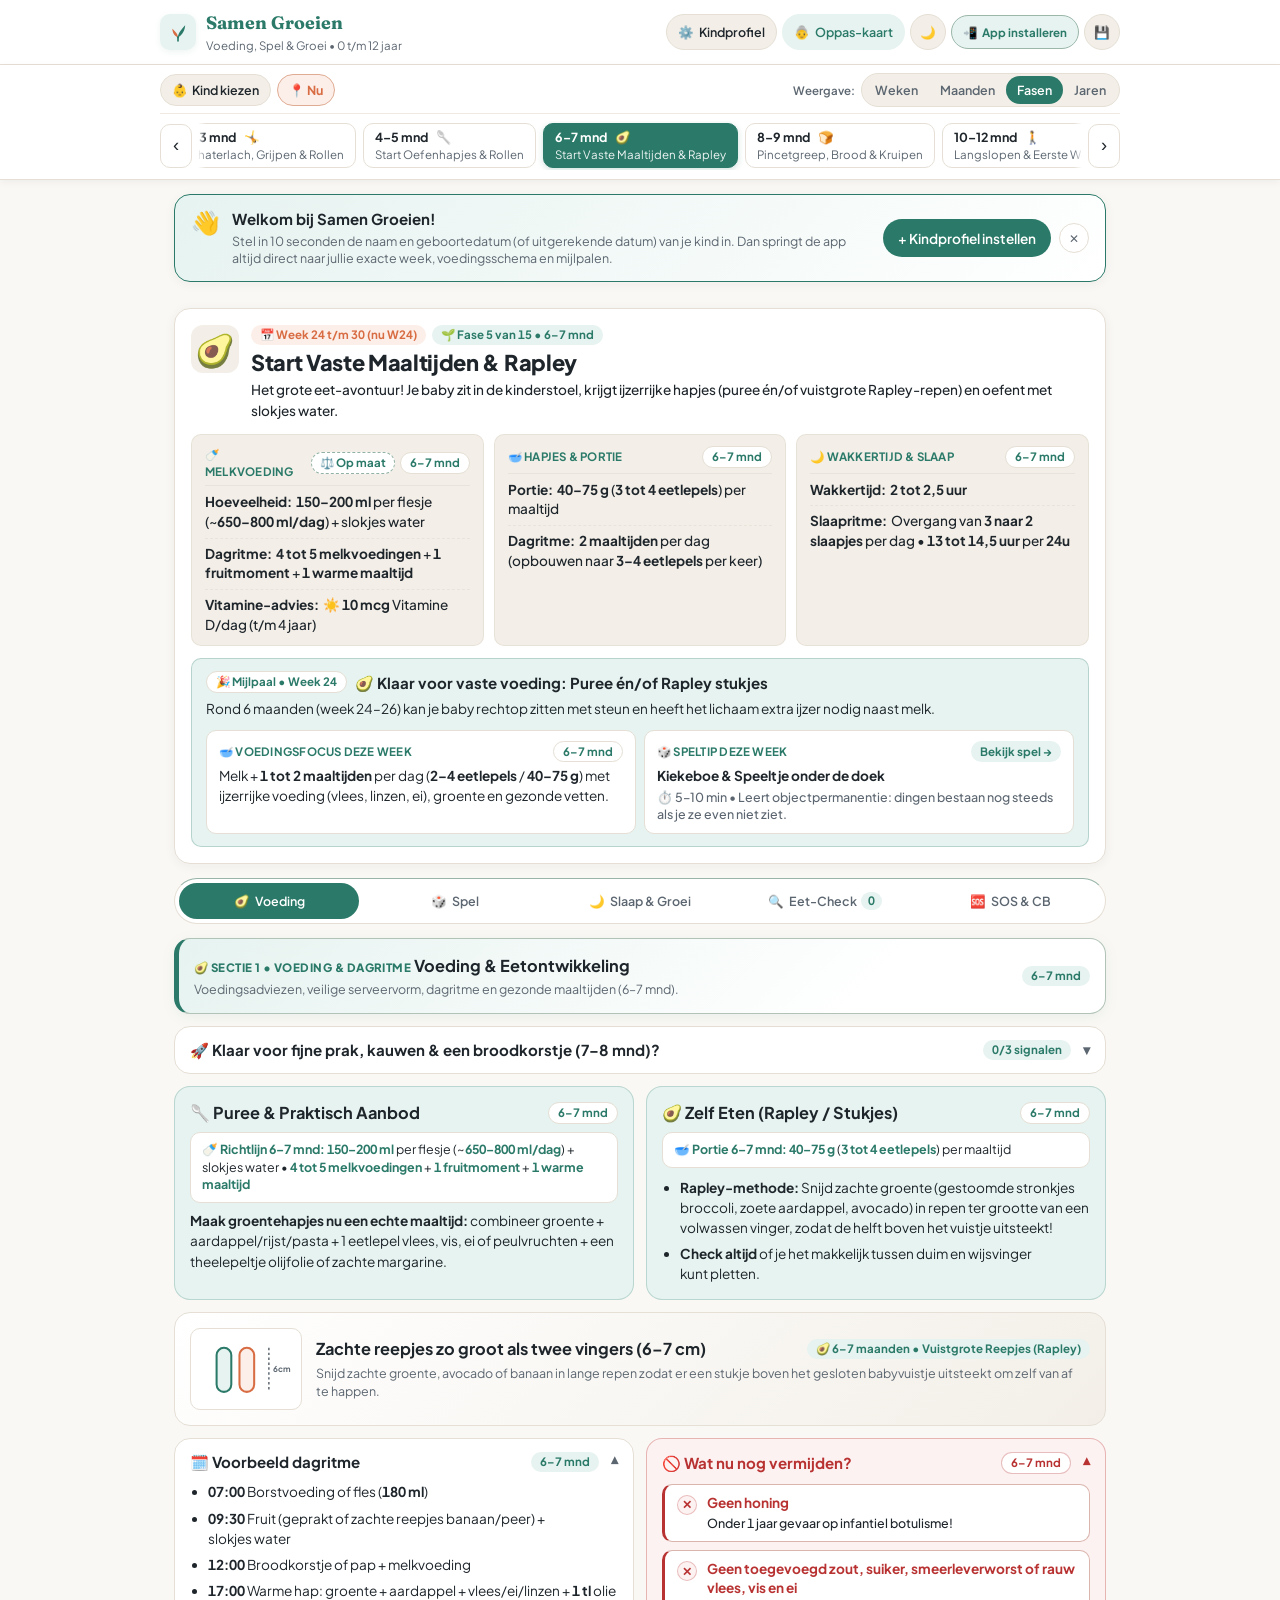
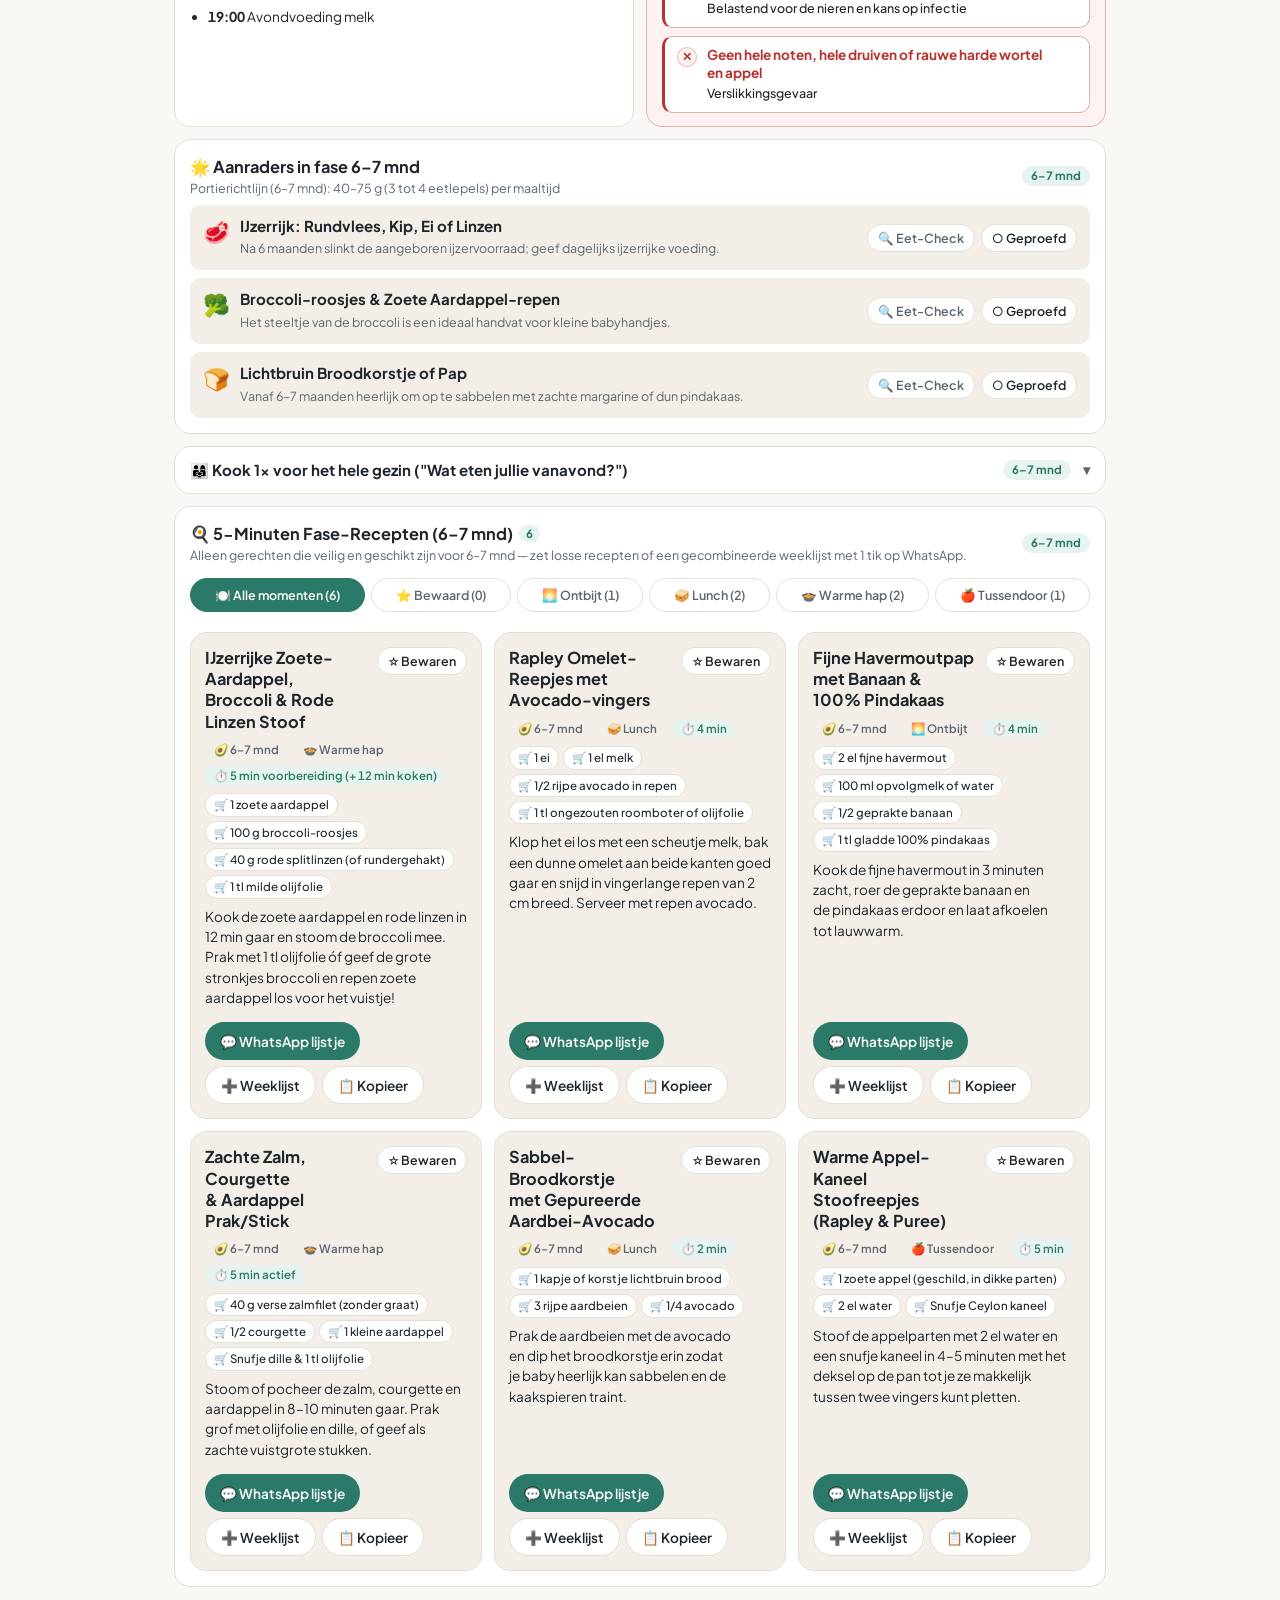
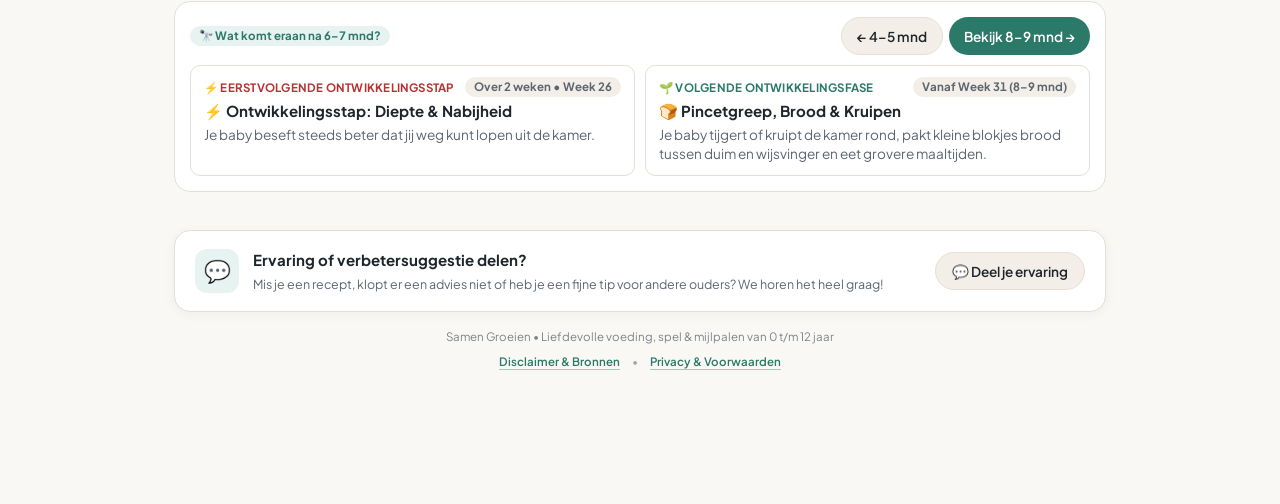
<file: index.html>
<!DOCTYPE html>
<html lang="nl" data-theme="light">
<head>
  <meta charset="UTF-8" />
  <meta name="viewport" content="width=device-width, initial-scale=1.0, viewport-fit=cover" />
  <meta name="theme-color" content="#2b7a69" />
  <meta name="mobile-web-app-capable" content="yes" />
  <meta name="apple-mobile-web-app-capable" content="yes" />
  <meta name="apple-mobile-web-app-status-bar-style" content="default" />
  <title>Samen Groeien — Voeding, Spel &amp; Ontwikkeling (0–12 jaar)</title>
  <meta name="description" content="Ontdek per week, maand of jaar welke voeding, hoeveelheden, leerspelletjes, slaaptijden, SOS-tips en consultatiebureau-info passen bij jouw kind van geboorte tot 12 jaar." />
  <link rel="manifest" href="manifest.json" />
  <link rel="icon" type="image/png" sizes="192x192" href="icon-192.png" />
  <link rel="apple-touch-icon" href="icon-192.png" />
  <link rel="preconnect" href="https://fonts.googleapis.com" />
  <link rel="preconnect" href="https://fonts.gstatic.com" crossorigin />
  <link href="https://fonts.googleapis.com/css2?family=Fraunces:opsz,wght@9..144,600&family=Plus+Jakarta+Sans:wght@400;500;600;700;800&display=swap" rel="stylesheet" />
  <link rel="stylesheet" href="styles.css?v=48" />
</head>
<body>
  <a href="#mainContent" class="skip-link">Direct naar inhoud</a>

  <!-- ===================================================================== -->
  <!-- MINIMALISTISCHE HEADER                                                -->
  <!-- ===================================================================== -->
  <header class="app-header">
    <div class="header-inner">
      <div class="brand-group">
        <div class="brand-logo" aria-hidden="true">
          <svg viewBox="0 0 32 32" class="brand-logo-svg" fill="none" xmlns="http://www.w3.org/2000/svg">
            <path d="M16 28V23" stroke="var(--primary)" stroke-width="2.2" stroke-linecap="round"/>
            <path d="M16 23C16 16.5 22.8 10.5 25.5 7C25.5 11 23.5 17.5 18.8 21.2C17.2 22.4 16.4 23 16 23Z" fill="var(--primary)"/>
            <path d="M16 23C16 18.5 11.2 14.5 8.5 11.8C8.5 14.8 9.8 19.5 13.2 21.8C14.4 22.6 15.4 23 16 23Z" fill="var(--accent)"/>
            <circle cx="16" cy="23" r="1.5" fill="var(--primary)"/>
          </svg>
        </div>
        <div>
          <h1 class="brand-title">Samen Groeien</h1>
          <p class="brand-subtitle">Voeding, Spel &amp; Groei • 0 t/m 12 jaar</p>
        </div>
      </div>

      <div class="header-actions">
        <button type="button" class="profile-chip" id="openProfileBtn" title="Kindprofielen beheren of geboortedatum instellen">
          <span aria-hidden="true">⚙️</span>
          <span id="profileChipText">Kindprofiel</span>
        </button>

        <button type="button" class="today-chip hidden" id="jumpToChildBtn" title="Spring direct naar de huidige leeftijd van dit kind">
          📍 Nu
        </button>

        <button type="button" class="oppas-chip" id="openOppasBtn" title="Maak een overzichtskaartje voor oppas, papa of oma">
          <span aria-hidden="true">👵</span>
          <span>Oppas-kaart</span>
        </button>

        <button type="button" class="icon-btn" id="themeToggleBtn" aria-label="Wissel tussen dag- en nachtmodus" title="Nachtmodus">
          <span id="themeIcon">🌙</span>
        </button>

        <button type="button" class="pwa-header-btn hidden" id="pwaHeaderInstallBtn" title="Installeer Samen Groeien als app op je telefoon of pc">
          <span aria-hidden="true">📲</span>
          <span>App installeren</span>
        </button>

        <button type="button" class="icon-btn" id="openBackupBtn" aria-label="Gegevens opslaan of herstellen" title="Back-up">
          <span>💾</span>
        </button>
      </div>
    </div>

    <!-- Gezinstip wanneer er ≥2 kinderen zijn ingesteld -->
    <div class="child-switcher-bar hidden" id="childSwitcherBar" aria-label="Gezinstip">
      <div class="child-switcher-inner hidden">
        <div class="child-pills-list" id="childPillsList"></div>
        <button type="button" class="child-add-pill" id="quickAddChildBtn" title="Nog een kind toevoegen">+ Kind</button>
      </div>
      <div class="multi-child-combo-tip hidden" id="multiChildComboTip"></div>
    </div>
  </header>

  <!-- ===================================================================== -->
  <!-- PWA INSTALLATIE BANNER (VOOR ANDROID & IPHONE)                        -->
  <!-- ===================================================================== -->
  <aside class="pwa-install-banner hidden" id="pwaInstallBanner" aria-label="App installeren">
    <div class="pwa-banner-inner">
      <div class="pwa-banner-left">
        <span class="pwa-banner-icon" aria-hidden="true">📲</span>
        <div class="pwa-banner-info">
          <strong>Samen Groeien als app installeren?</strong>
          <span>Open direct vanaf je startscherm, zonder app store. Werkt ook offline.</span>
        </div>
      </div>
      <div class="pwa-banner-actions">
        <button type="button" class="pwa-install-btn" id="pwaInstallBtn">
          <span>App installeren</span>
        </button>
        <button type="button" class="pwa-dismiss-btn" id="pwaDismissBtn" aria-label="Melding sluiten" title="Niet nu">
          ✕
        </button>
      </div>
    </div>
  </aside>

  <!-- ===================================================================== -->
  <!-- MEEBEWEGENDE TIJDLIJN & KIND-BALK (RUSTIG BOVENAAN, 1 RIJ BIJ SCROLLEN)-->
  <!-- ===================================================================== -->
  <section class="timeline-dock" id="timelineDock" aria-label="Leeftijd, kindwisselaar en weergave-instelling">
    <div class="timeline-dock-inner">
      <!-- Rij 1: Actief kind + '📍 Nu' (links) & Weergave-keuze (rechts) -->
      <div class="timeline-top-row" id="dockQuickBar">
        <div class="dock-quick-left">
          <div class="dock-child-pills" id="dockChildPills" aria-label="Actief kind wisselen"></div>
          <button type="button" class="dock-now-btn hidden" id="dockJumpToChildBtn" title="Spring direct naar de huidige leeftijd van dit kind">
            📍 Nu
          </button>
        </div>

        <div class="timeline-top-right">
          <!-- Periode snelkiezer bij Week- (Jaar 1–2) en Maandweergave (Jaar 1–3) -->
          <div class="epoch-bar hidden" id="epochBar">
            <button type="button" class="epoch-pill active" data-epoch="y1">Jaar 1</button>
            <button type="button" class="epoch-pill" data-epoch="y2">Jaar 2</button>
            <button type="button" class="epoch-pill" data-epoch="preschool" id="epochPreschoolBtn">Jaar 3</button>
          </div>

          <div class="zoom-control-group">
            <span class="zoom-bar-label">Weergave:</span>
            <div class="zoom-bar" role="tablist" aria-label="Weergaveniveau">
              <button type="button" role="tab" aria-selected="false" class="zoom-tab" data-zoom="week" title="Per week bekijken (eerste 2 jaar: week 1 t/m 104)">Weken</button>
              <button type="button" role="tab" aria-selected="false" class="zoom-tab" data-zoom="month" title="Per maand bekijken (eerste 3 jaar: maand 1 t/m 36)">Maanden</button>
              <button type="button" role="tab" aria-selected="true" class="zoom-tab active" data-zoom="stage" title="Alle 15 ontwikkelingsfasen van geboorte t/m 12 jaar">Fasen</button>
              <button type="button" role="tab" aria-selected="false" class="zoom-tab" data-zoom="year" title="Per levensjaar bekijken van 1 t/m 12 jaar">Jaren</button>
            </div>
          </div>
        </div>
      </div>

      <!-- Rij 2: Horizontale tijdlijn-strip + Weergave/Inklappen knop -->
      <div class="timeline-strip-row">
        <button type="button" class="strip-arrow" id="prevTimeBtn" aria-label="Vorige periode">‹</button>
        <div class="timeline-ribbon" id="timelineRibbon" role="listbox" aria-label="Kies leeftijd"></div>
        <button type="button" class="strip-arrow" id="nextTimeBtn" aria-label="Volgende periode">›</button>
        <button type="button" class="compact-expand-btn" id="expandTimelineBtn" aria-expanded="true" title="Wissel tussen Weken, Maanden, Fasen of Jaren" aria-label="Toon of verberg weergave-opties">↕ Weergave</button>
      </div>

      <!-- Verborgen schuifbalk voor achterwaartse compatibiliteit -->
      <div class="slider-row hidden">
        <input
          type="range"
          id="masterWeekSlider"
          class="week-slider"
          min="0"
          max="700"
          value="200"
          aria-label="Schuif door de leeftijd van week 1 tot 12 jaar"
        />
        <div class="slider-marks" aria-label="Snel naar leeftijd springen">
          <span data-jump-week="1">Geboorte</span>
          <span data-jump-week="17">4 mnd</span>
          <span data-jump-week="24">6 mnd</span>
          <span data-jump-week="53">1 jr</span>
          <span data-jump-week="105">2 jr</span>
          <span data-jump-week="209">4 jr</span>
          <span data-jump-week="417">8 jr</span>
          <span data-jump-week="624">12 jr</span>
        </div>
      </div>
    </div>
  </section>

  <!-- ===================================================================== -->
  <!-- HOOFDINHOUD                                                           -->
  <!-- ===================================================================== -->
  <main id="mainContent" class="main-container">

    <!-- WELKOMSTKAART BIJ EERSTE BEZOEK (ZOLANG ER NOG GEEN KINDPROFIEL IS) -->
    <section class="onboarding-welcome-card hidden" id="onboardingWelcomeCard" aria-label="Welkom bij Samen Groeien">
      <div class="onboarding-welcome-left">
        <span class="onboarding-welcome-icon" aria-hidden="true">👋</span>
        <div class="onboarding-welcome-text">
          <strong class="onboarding-welcome-title">Welkom bij Samen Groeien!</strong>
          <p class="onboarding-welcome-desc">Stel in 10 seconden de naam en geboortedatum (of uitgerekende datum) van je kind in. Dan springt de app altijd direct naar jullie exacte week, voedingsschema en mijlpalen.</p>
        </div>
      </div>
      <div class="onboarding-welcome-actions">
        <button type="button" class="btn-primary btn-small" id="onboardingSetupChildBtn">+ Kindprofiel instellen</button>
        <button type="button" class="onboarding-dismiss-btn" id="onboardingDismissBtn" aria-label="Melding verbergen" title="Later instellen">✕</button>
      </div>
    </section>

    <!-- 1. OVERZICHTSKAART VAN DE HUIDIGE WEEK / FASE -->
    <section class="hero-card" id="stageHero">
      <div class="hero-top">
        <span class="hero-emoji" id="heroEmoji" aria-hidden="true">🥑</span>
        <div class="hero-titles">
          <div class="hero-badges">
            <span class="badge badge-age" id="heroExactAgePill">Week 24 • ~6 maanden</span>
            <span class="badge badge-phase" id="heroPhasePill">Fase 5/15</span>
            <button type="button" class="hero-collapse-toggle hidden" id="toggleHeroOverviewBtn" aria-expanded="false">
              Fase-overzicht ▾
            </button>
          </div>
          <h2 class="hero-title" id="heroTitle">Start Vaste Maaltijden &amp; Rapley</h2>
          <p class="hero-summary" id="heroSummary"></p>
        </div>
      </div>

      <div class="hero-collapsible-body" id="heroCollapsibleBody">
        <!-- 3 Kerncijfers van deze fase direct onder de samenvatting -->
        <div class="quick-stats">
          <div class="stat-item">
            <div class="stat-head">
              <span class="stat-label" id="vitalMilkLabel">🍼 Melkvoeding</span>
              <div class="stat-head-actions">
                <button type="button" class="stat-personal-btn" id="vitalMilkPersonalBtn" title="Gewicht of voedingstype aanpassen">⚖️ + Gewicht</button>
                <span class="stat-phase-tag" id="vitalMilkPhaseTag">6–7 mnd</span>
              </div>
            </div>
            <div class="stat-val" id="vitalMilkVolume"></div>
            <div class="stat-sub" id="vitalMilkStatus"></div>
            <div class="stat-sub hidden" id="vitalMilkPersonalRow"></div>
          </div>
          <div class="stat-item">
            <div class="stat-head">
              <span class="stat-label" id="vitalSolidLabel">🥣 Hapjes &amp; Portie</span>
              <span class="stat-phase-tag" id="vitalSolidPhaseTag">6–7 mnd</span>
            </div>
            <div class="stat-val" id="vitalSolidPortion"></div>
            <div class="stat-sub" id="vitalSolidFreq"></div>
          </div>
          <div class="stat-item">
            <div class="stat-head">
              <span class="stat-label" id="vitalSleepLabel">🌙 Wakkertijd &amp; Slaap</span>
              <span class="stat-phase-tag" id="vitalSleepPhaseTag">6–7 mnd</span>
            </div>
            <div class="stat-val" id="vitalWakeWindow"></div>
            <div class="stat-sub" id="vitalSleepTotal"></div>
          </div>
        </div>

        <!-- Optionele waarschuwingsnotitie alleen voor jonge flinke groeiers (<4mnd bij 1000ml grens) -->
        <div class="personal-weight-banner hidden" id="personalWeightBanner" role="region" aria-label="Persoonlijk advies op gewicht"></div>

        <!-- Week-spotlight (Sprongetje / Groeispurt / Week-focus) -->
        <div class="spotlight-box" id="weeklySpotlightBanner">
          <div class="spotlight-header">
            <span class="spotlight-tag" id="spotlightBadge">🥑 Week 24</span>
            <strong class="spotlight-title" id="spotlightHeadline"></strong>
          </div>
          <p class="spotlight-desc" id="spotlightSummary"></p>
        </div>
      </div>
    </section>

    <!-- 2. NAVIGATIE-TABS (BOVENAAN OP DESKTOP, ONDERAAN VAST OP TELEFOON) -->
    <nav class="pillar-nav" role="tablist" aria-label="Onderdelen">
      <button type="button" role="tab" aria-selected="true" class="nav-tab active" data-view="food">
        <span class="nav-icon" aria-hidden="true">🥑</span>
        <span class="nav-text">Voeding</span>
      </button>
      <button type="button" role="tab" aria-selected="false" class="nav-tab" data-view="games">
        <span class="nav-icon" aria-hidden="true">🎲</span>
        <span class="nav-text">Spel</span>
      </button>
      <button type="button" role="tab" aria-selected="false" class="nav-tab" data-view="tips">
        <span class="nav-icon" aria-hidden="true">🌙</span>
        <span class="nav-text">Slaap &amp; Groei</span>
      </button>
      <button type="button" role="tab" aria-selected="false" class="nav-tab" data-view="lookup">
        <span class="nav-icon" aria-hidden="true">🔍</span>
        <span class="nav-text">Eet-Check <small class="tab-counter" id="loggedCountBadge">0</small></span>
      </button>
      <button type="button" role="tab" aria-selected="false" class="nav-tab" data-view="sos">
        <span class="nav-icon" aria-hidden="true">🆘</span>
        <span class="nav-text">SOS &amp; CB</span>
      </button>
    </nav>

    <!-- =================================================================== -->
    <!-- TAB 1: VOEDING, SNIJ-GIDS & 5-MIN RECEPTEN (STANDAARD ZICHTBAAR)    -->
    <!-- =================================================================== -->
    <section class="tab-panel" id="panelFood" data-pillar="food">
      <!-- Sectie-Kop: Direct duidelijk op welk tabblad de ouder is geland -->
      <div class="minimal-card section-header-card" id="foodSectionHeaderCard">
        <div class="card-head-between">
          <div>
            <span class="section-eyebrow-pill">🥑 Sectie 1 • Voeding &amp; Dagritme</span>
            <h3 id="foodHeaderTitle"><span>Voeding &amp; Eetontwikkeling</span></h3>
            <p class="subtle-hint" id="foodHeaderSubtitle">Fase-adviezen, dagritme, veilige snijgids en 5-minuten recepten.</p>
          </div>
          <span class="mini-pill" id="foodHeaderStagePill">6–7 mnd</span>
        </div>
      </div>

      <!-- Feature 2: Interactieve Rijpheidscheck ('Loopt mijn kindje voor?') -->
      <details class="minimal-details readiness-check-details" id="foodReadinessDetails">
        <summary>
          <span class="summary-title" id="foodReadinessTitle">🚀 Loopt je kind voor? Check de signalen voor de volgende stap</span>
          <span class="summary-badge" id="foodReadinessBadge">0 / 3 signalen</span>
        </summary>
        <div class="readiness-body" id="foodReadinessBody"></div>
      </details>

      <!-- Dynamische voedingskaarten afgestemd op leeftijd (Rustige, uniforme Voeding-stijl) -->
      <div class="two-col-grid">
        <article class="minimal-card card-tint-green" id="pureePathCard">
          <div class="card-head-between">
            <h3 id="pureeCardTitle">🥄 Puree &amp; Praktisch Aanbod</h3>
            <span class="mini-pill" id="pureeStagePill">6–7 mnd</span>
          </div>
          <div class="nutrition-key-bar" id="pureeKeyMetricBar"></div>
          <div class="structured-card-body" id="pureePathText"></div>
        </article>

        <article class="minimal-card card-tint-green" id="blwPathCard">
          <div class="card-head-between">
            <h3 id="blwCardTitle">🥑 Zelf Eten (Rapley / Stukjes)</h3>
            <span class="mini-pill" id="blwStagePill">6–7 mnd</span>
          </div>
          <div class="nutrition-key-bar" id="blwKeyMetricBar"></div>
          <div class="structured-card-body" id="blwPathText"></div>
        </article>
      </div>

      <!-- Visuele SVG Snij- & Serveergids voor deze fase -->
      <article class="minimal-card cut-guide-card" id="visualCutGuideCard">
        <div class="cut-guide-layout">
          <div class="cut-svg-box" id="cutGuideSvgContainer" aria-hidden="true"></div>
          <div class="cut-guide-info">
            <div class="card-head-between">
              <h3 id="cutGuideTitle">Veilige vorm in deze fase</h3>
              <span class="mini-pill" id="cutGuideBadge">🔪 Snijvorm &amp; Textuur</span>
            </div>
            <p id="cutGuideDesc" class="subtle-hint"></p>
          </div>
        </div>
      </article>

      <!-- Voorbeeld Dagritme & Wat te vermijden (direct bij de richtlijnen van deze fase) -->
      <div class="two-col-grid">
        <details class="minimal-details" id="sampleMenuDetails" open>
          <summary>
            <span class="summary-title">🗓️ Voorbeeld dagritme</span>
            <span class="summary-badge" id="sampleMenuStagePill">6–7 mnd</span>
          </summary>
          <ul class="clean-bullets" id="sampleMenuList"></ul>
        </details>

        <details class="minimal-details details-warn" id="avoidFoodsDetails" open>
          <summary>
            <span class="summary-title">🚫 Wat nu nog vermijden?</span>
            <span class="summary-badge summary-badge-wait" id="avoidFoodsStagePill">6–7 mnd</span>
          </summary>
          <ul class="clean-bullets" id="avoidFoodsList"></ul>
        </details>
      </div>

      <!-- Beste voeding voor deze fase (gekoppeld aan Eet-Check) -->
      <div class="minimal-card">
        <div class="card-head-between">
          <div>
            <h3 id="bestFoodsCardTitle">🌟 Aanraders in deze fase</h3>
            <p class="subtle-hint" id="portionVisualHelper"></p>
          </div>
          <span class="mini-pill" id="bestFoodsStagePill">6–7 mnd</span>
        </div>
        <div class="simple-list" id="bestFoodsList"></div>
      </div>

      <!-- Feature 3: 'Kook 1× voor het hele gezin' Gezinsmaaltijd-Vertaler -->
      <details class="minimal-details family-meal-details" id="familyMealTranslatorDetails">
        <summary>
          <span class="summary-title" id="familyMealSummaryTitle">👨‍👩‍👧 Kook 1× voor het hele gezin ("Wat eten jullie vanavond?")</span>
          <span class="summary-badge" id="familyMealStagePill">30-sec aanpassing</span>
        </summary>
        <div class="family-meal-body">
          <p class="subtle-hint" id="familyMealSubtitle">
            Kies wat jullie vanavond eten en zie direct hoe je (vóór het toevoegen van zout of pittige kruiden) in 30 seconden een veilige portie voor jouw kind(eren) maakt:
          </p>
          <div class="filter-row family-meal-chips" id="familyMealChipsRow" role="group" aria-label="Kies jullie gezinsmaaltijd"></div>
          <div class="family-meal-result" id="familyMealResultBox"></div>
        </div>
      </details>

      <!-- 5-Minuten Fase-Recepten + 1-Tik WhatsApp Boodschappenlijst -->
      <div class="minimal-card" id="stageRecipesCard">
        <div class="card-head-between">
          <div>
            <h3><span id="stageRecipesTitle">🍳 5-Minuten Fase-Recepten</span> <small class="tab-counter" id="recipeCountBadge">6</small></h3>
            <p class="subtle-hint" id="stageRecipesSubtitle">Alleen gerechten die veilig en geschikt zijn voor deze fase, met 1 tik op WhatsApp te zetten.</p>
          </div>
          <span class="mini-pill" id="recipesStagePill">6–7 mnd</span>
        </div>

        <div class="lookup-phase-banner hidden" id="recipesMilkPhaseNotice"></div>

        <div class="filter-row recipe-filter-row" id="recipeMealFilterRow" role="group" aria-label="Filter 5-minuten recepten op eetmoment">
          <button type="button" class="chip active" data-meal-filter="all">🍽️ Alle momenten</button>
          <button type="button" class="chip" data-meal-filter="fav">⭐ Bewaard</button>
          <button type="button" class="chip" data-meal-filter="ontbijt">🌅 Ontbijt</button>
          <button type="button" class="chip" data-meal-filter="lunch">🥪 Lunch</button>
          <button type="button" class="chip" data-meal-filter="warme-hap">🍲 Warme hap</button>
          <button type="button" class="chip" data-meal-filter="tussendoor">🍎 Tussendoor</button>
        </div>

        <!-- Gecombineerde Week-Boodschappenlijst Balk (verschijnt zodra ≥1 recept is geselecteerd) -->
        <div class="weekly-grocery-bar hidden" id="weeklyGroceryBar" role="region" aria-label="Jouw gecombineerde week-boodschappenlijst">
          <div class="weekly-grocery-info">
            <span class="weekly-grocery-icon" aria-hidden="true">🛒</span>
            <div>
              <strong id="weeklyGroceryTitle">Week-Boodschappenlijst (0 gerechten)</strong>
              <span class="weekly-grocery-sub" id="weeklyGrocerySub">Stuur alle ingrediënten in één keer naar WhatsApp of klembord.</span>
            </div>
          </div>
          <div class="weekly-grocery-actions">
            <button type="button" class="btn-primary btn-small" id="shareWeeklyGroceryWhatsappBtn">💬 Deel via WhatsApp</button>
            <button type="button" class="btn-secondary btn-small" id="copyWeeklyGroceryBtn">📋 Kopieer lijst</button>
            <button type="button" class="btn-text btn-small" id="clearWeeklyGroceryBtn" title="Maak weeklijst leeg">✕ Leegmaken</button>
          </div>
        </div>

        <div class="cards-grid recipes-grid" id="stageRecipesGrid"></div>

        <div class="recipes-toggle-wrap hidden" id="recipesToggleWrap">
          <button type="button" class="recipes-expand-btn" id="toggleRecipesExpandBtn" aria-expanded="false">
            ▼ Bekijk alle gerechten
          </button>
        </div>
      </div>
    </section>

    <!-- =================================================================== -->
    <!-- TAB 2: LEERSPELLETJES & ACTIVITEITEN                                -->
    <!-- =================================================================== -->
    <section class="tab-panel hidden" id="panelGames" data-pillar="games">
      <div class="minimal-card section-header-card games-header-card" id="gamesSectionHeaderCard">
        <div class="card-head-between">
          <div>
            <span class="section-eyebrow-pill">🎲 Sectie 2 • Spel &amp; Ontwikkeling</span>
            <h3><span id="gamesHeaderTitle">Leerspelletjes &amp; Activiteiten</span> <small class="tab-counter" id="gameCountBadge">6</small></h3>
            <p class="subtle-hint" id="gamesHeaderSubtitle">Spelenderwijs ontwikkelen, afgestemd op deze leeftijd en jouw energieniveau.</p>
          </div>
          <button type="button" class="chip" id="toggleAllStagesGamesBtn" title="Wissel tussen spelletjes voor deze fase en alle 90 spelletjes">
            📚 Alle 90 spelletjes
          </button>
        </div>

        <div class="filter-row games-filter-row" id="gameCategoryFilterRow" role="group" aria-label="Filter spelletjes">
          <button type="button" class="chip active" data-game-cat="all">🎲 Alle spelletjes</button>
          <button type="button" class="chip" data-game-cat="fav">⭐ Bewaard</button>
          <button type="button" class="chip" data-game-cat="low">☕ Rustig</button>
          <button type="button" class="chip" data-game-cat="cognitive">🧠 Brein</button>
          <button type="button" class="chip" data-game-cat="motor">🤸 Motoriek</button>
          <button type="button" class="chip" data-game-cat="language">🗣️ Taal</button>
          <button type="button" class="chip" data-game-cat="social">🤝 Samen</button>
        </div>
      </div>

      <div class="cards-grid" id="gamesGrid"></div>

      <div class="recipes-toggle-wrap hidden" id="gamesToggleWrap">
        <button type="button" class="recipes-expand-btn" id="toggleGamesExpandBtn" aria-expanded="false">
          ▼ Bekijk alle leerspelletjes
        </button>
      </div>
    </section>

    <!-- =================================================================== -->
    <!-- TAB 3: SLAAP, WAKKERTIJD, TIPS VOOR MAMA & MIJLPALEN                -->
    <!-- =================================================================== -->
    <section class="tab-panel hidden" id="panelTips" data-pillar="tips">
      <div class="minimal-card section-header-card" id="tipsSectionHeaderCard">
        <div class="card-head-between">
          <div>
            <span class="section-eyebrow-pill">🌙 Sectie 3 • Slaap, Tips &amp; Groei</span>
            <h3 id="tipsHeaderTitle"><span>Slaapritme, Tips &amp; Mijlpalen</span></h3>
            <p class="subtle-hint" id="tipsHeaderSubtitle">Wakkertijden, dutjes-rekenhulp, tips voor mama, mijlpalen én het interactieve gebitsmodel.</p>
          </div>
          <span class="mini-pill" id="tipsHeaderStagePill">6–7 mnd</span>
        </div>
      </div>

      <div class="two-col-grid">
        <!-- Slaap & Wakkertijd / Bedtijd Rekenhulp (als eerste, passend bij tab '🌙 Slaap & Groei') -->
        <article class="minimal-card">
          <div class="card-head-between">
            <h3 id="sleepCardTitle">🌙 Slaap &amp; Wakkertijd</h3>
            <span class="mini-pill" id="sleepStagePill">6–7 mnd</span>
          </div>
          <div class="sleep-summary" id="sleepMetricsBox"></div>

          <div class="nap-calc-box">
            <label for="lastWakeTimeInput" id="napCalcLabel">⏰ Hoe laat werd je kind wakker?</label>
            <div class="nap-calc-inline">
              <input type="time" id="lastWakeTimeInput" value="07:00" class="time-input" />
              <span id="napCalcResult" class="nap-result-text"></span>
            </div>
          </div>

          <details class="sleep-readiness-details" id="sleepReadinessDetails">
            <summary>
              <span id="sleepReadinessTitle">🚀 Klaar voor de volgende slaap-stap?</span>
              <span class="mini-pill" id="sleepReadinessBadge">0 / 3</span>
            </summary>
            <div class="readiness-body" id="sleepReadinessBody"></div>
          </details>
        </article>

        <!-- Tips voor Mama -->
        <article class="minimal-card">
          <div class="card-head-between">
            <h3 id="momTipsCardTitle">💛 Tips voor mama</h3>
            <span class="mini-pill" id="momTipsStagePill">6–7 mnd</span>
          </div>
          <ul class="clean-bullets" id="momTipsList"></ul>
          <div class="reassurance-note" id="momReassuranceBox"></div>
        </article>
      </div>

      <!-- Mijlpalen afvinken -->
      <article class="minimal-card">
        <div class="card-head-between">
          <div>
            <h3 id="milestonesCardTitle">🏆 Mijlpalen in deze fase</h3>
            <p class="subtle-hint">Vink aan wat je kind al laat zien — leg direct de datum en een herinnering vast of deel een mijlpaalkaartje via WhatsApp:</p>
          </div>
          <span class="mini-pill" id="milestonesProgressPill">0 / 4 afgevinkt</span>
        </div>
        <div class="checklist-grid" id="milestonesChecklist"></div>
      </article>

      <!-- Feature 6: Interactief Anatomisch Gebitsmodel (Boven- & Onderkaak) -->
      <details class="minimal-details teeth-tracker-details" id="teethTrackerDetails" open>
        <summary>
          <span class="summary-title" id="teethTrackerSummaryTitle">🦷 Interactief Gebitsmodel (Melkgebit &amp; Wisselgebit)</span>
          <span class="summary-badge" id="teethTrackerBadge">0 / 20 doorgekomen</span>
        </summary>
        <div class="teeth-tracker-body" id="teethTrackerContainer"></div>
      </details>
    </section>

    <!-- =================================================================== -->
    <!-- TAB 4: EET-CHECK ("HOE SNIJD IK DIT?") & TOP 9 ALLERGENEN           -->
    <!-- =================================================================== -->
    <section class="tab-panel hidden" id="panelLookup" data-pillar="lookup">
      <!-- Zoekbalk + Categorieën & Status-filters in een consistente header-kaart -->
      <div class="minimal-card section-header-card search-header-card" id="lookupSectionHeaderCard">
        <div class="card-head-between">
          <div>
            <span class="section-eyebrow-pill">🔍 Sectie 4 • Eet- &amp; Snijgids</span>
            <h3 id="lookupHeaderTitle"><span>Eet-Check ("Mag mijn kind dit eten?")</span></h3>
            <p class="subtle-hint" id="lookupSubtitleHint">Bekijk per leeftijd de veilige snijvorm en vink bij wat je kind al heeft geproefd.</p>
          </div>
          <span class="mini-pill" id="lookupStageCountPill">6–7 mnd</span>
        </div>

        <div class="lookup-phase-banner hidden" id="lookupPhaseBanner"></div>
        <div class="lookup-phase-cut-banner hidden" id="lookupPhaseCutBanner"></div>

        <div class="search-bar-wrap" id="foodSearchAndFiltersWrap">
          <div class="search-input-holder">
            <span class="search-leading-icon" aria-hidden="true">🔍</span>
            <input
              type="search"
              id="globalSearchInput"
              class="search-input"
              placeholder="Zoek product, bijv. druiven, ei, pindakaas, honing..."
              aria-label="Zoek een voedingsmiddel in de Eet-Check"
              autocomplete="off"
            />
            <button type="button" class="clear-btn" id="clearSearchBtn" aria-label="Wis zoekopdracht">✕</button>
          </div>

          <!-- Filterlaag 1: Productgroep (Primaire categorie-knoppen) -->
          <div class="filter-group-block" id="foodCategoryFilterBlock">
            <div class="filter-row" id="foodCategoryFilters" role="group" aria-label="Filter op productgroep">
              <button type="button" class="chip active" data-food-cat="all">🍽️ Alle geschikte</button>
              <button type="button" class="chip" data-food-cat="Groente">🥦 Groente</button>
              <button type="button" class="chip" data-food-cat="Fruit">🍓 Fruit &amp; Vet</button>
              <button type="button" class="chip" data-food-cat="Eiwit">🥚 Eiwit &amp; IJzer</button>
              <button type="button" class="chip" data-food-cat="Zuivel">🧀 Granen &amp; Zuivel</button>
            </div>
          </div>

          <!-- Filterlaag 2: Proefstatus (Compacte Segmented Control balk met label) -->
          <div class="status-filter-bar" id="foodStatusFilters" role="group" aria-label="Filter op proefstatus">
            <span class="status-filter-label">📋 Proeflijst:</span>
            <div class="segmented-status-group">
              <button type="button" class="seg-btn active" data-food-status="all">Alles</button>
              <button type="button" class="seg-btn" data-food-status="todo">✨ Te proeven</button>
              <button type="button" class="seg-btn" data-food-status="retry">🤨 Oefenen</button>
              <button type="button" class="seg-btn" data-food-status="done">🙂 Geproefd</button>
            </div>
          </div>
        </div>
      </div>

      <div class="cards-grid" id="foodEncyclopediaGrid"></div>

      <div class="recipes-toggle-wrap hidden" id="foodsToggleWrap">
        <button type="button" class="recipes-expand-btn" id="toggleFoodsExpandBtn" aria-expanded="false">
          ▼ Bekijk alle producten
        </button>
      </div>

      <!-- Slimme kruiszoekresultaten uit Recepten, Allergenen, Spelletjes & SOS bij zoeken -->
      <div class="minimal-card lookup-cross-results hidden" id="lookupCrossResults" aria-live="polite"></div>

      <!-- Uitklapbare sectie voor producten die pas in een latere fase geschikt zijn -->
      <details class="minimal-details details-wait hidden" id="waitFoodsDetails">
        <summary>
          <span class="summary-title" id="waitFoodsSummaryTitle">⏳ Nog niet geschikt in deze fase</span>
          <span class="summary-badge summary-badge-wait" id="waitFoodsCountPill">0 producten</span>
        </summary>
        <p class="subtle-hint allergens-intro-hint" id="waitFoodsIntroHint">
          Onderstaande producten introduceer je pas in een latere fase zodra de darmen en mondmotoriek daar klaar voor zijn.
        </p>
        <div class="cards-grid" id="waitFoodsGrid"></div>
      </details>

      <!-- Uitklapbare Top 9 Allergenen Tracker -->
      <details class="minimal-details" id="allergensDetails" open>
        <summary>
          <span class="summary-title" id="allergensSummaryTitle">🥜 Top 9 Allergenen Afvinklijst</span>
          <span class="summary-badge" id="allergenProgressPill">0 / 9 gestart</span>
        </summary>
        <p class="subtle-hint allergens-intro-hint" id="allergensIntroHint">
          Advies: start tussen 4 en 8 maanden met pinda en ei, en houd ze na gewenning wekelijks op het menu.
        </p>

        <!-- Uitleg waarom elk allergeen in 3 opeenvolgende stappen wordt opgebouwd -->
        <div class="allergen-protocol-box" id="allergenProtocolBox">
          <div class="allergen-protocol-header">
            <strong class="allergen-protocol-title">💡 Waarom bouw je elk allergeen in 3 stappen op (DAVO/NVK-opbouwschema)?</strong>
            <span class="allergen-protocol-desc">Een baby kan via de huid (vooral bij eczeem) al vóór het eerste hapje gevoelig zijn geworden en dus óók bij de <strong>1e keer</strong> reageren, of pas bij een <strong>2e of 3e blootstelling</strong>. Daarom start je overdag veilig met een heel klein proefhapje en bouw je de dosis op 3 verschillende dagen geleidelijk op:</span>
          </div>
          <div class="allergen-steps-grid">
            <div class="allergen-step-item">
              <span class="allergen-step-badge">Stap 1 • 1e keer</span>
              <strong>Klein proefhapje (¼–½ tl)</strong>
              <span>Start overdag voorzichtig met een kleine testdosis door een bekend groente- of fruithapje.</span>
            </div>
            <div class="allergen-step-item">
              <span class="allergen-step-badge">Stap 2 • 2e keer</span>
              <strong>Dosis opbouwen (½–1 tl)</strong>
              <span>Ging stap 1 goed? Geef een paar dagen later overdag een iets grotere portie.</span>
            </div>
            <div class="allergen-step-item is-final-step">
              <span class="allergen-step-badge">Stap 3 • 3e keer ✅</span>
              <strong>Gewend! Houd 1× p/w op het menu</strong>
              <span>3× op rij zonder klachten gegeten? Blijf het wekelijks geven om tolerantie te behouden.</span>
            </div>
          </div>
        </div>

        <div class="cards-grid" id="allergensGrid"></div>

        <div class="recipes-toggle-wrap hidden" id="allergensToggleWrap">
          <button type="button" class="recipes-expand-btn" id="toggleAllergensExpandBtn" aria-expanded="false">
            ▼ Bekijk alle 9 allergenen
          </button>
        </div>
      </details>
    </section>

    <!-- =================================================================== -->
    <!-- TAB 5: SOS "EERSTE HULP" & CONSULTATIEBUREAU / RVP / TANDJES        -->
    <!-- =================================================================== -->
    <section class="tab-panel hidden" id="panelSos" data-pillar="sos">
      <div class="minimal-card section-header-card" id="sosSectionHeaderCard">
        <div class="card-head-between">
          <div>
            <span class="section-eyebrow-pill">🆘 Sectie 5 • Eerste Hulp &amp; Consultatiebureau</span>
            <h3 id="sosHeaderTitle"><span>SOS Eerste Hulp &amp; Gezondheid</span></h3>
            <p class="subtle-hint" id="sosHeaderSubtitle">Directe hulp bij koorts, krampjes of verslikken, paracetamol-dosering op gewicht en CB-voorbereiding.</p>
          </div>
          <span class="mini-pill" id="sosHeaderStagePill">6–7 mnd</span>
        </div>
        <div class="sos-personal-pcm-bar hidden" id="sosPersonalPcmBar"></div>
      </div>

      <!-- Consultatiebureau, Vaccinaties (RVP) & Tandjes in deze fase -->
      <article class="minimal-card">
        <div class="card-head-between">
          <div>
            <h3 id="cbCardTitle">🏥 Consultatiebureau, Vaccinaties &amp; Tandjes</h3>
            <p class="subtle-hint" id="cbAgeSubtitle">Controles, RVP-vaccinaties en gebitsontwikkeling in deze fase.</p>
          </div>
          <span class="mini-pill" id="cbStageLabel">6–7 mnd</span>
        </div>
        <div class="cb-three-grid" id="healthCbGrid"></div>
      </article>

      <!-- Feature 5: Consultatiebureau (CB) / Schoolarts Vragenlijstje & Groei-logboek -->
      <details class="minimal-details cb-prep-details" id="cbPrepDetails" open>
        <summary>
          <span class="summary-title" id="cbPrepSummaryTitle">📋 Mijn CB-voorbereiding: Groei-logboek &amp; Vragenlijstje</span>
          <span class="summary-badge" id="cbPrepSummaryBadge">0 metingen • 0 vragen</span>
        </summary>
        <div class="cb-prep-body">
          <div class="two-col-grid">
            <div class="cb-prep-box">
              <div class="card-head-between">
                <h4>⚖️ Groei-logboek (Gewicht &amp; Lengte)</h4>
                <span class="mini-pill" id="latestGrowthPill">Nog geen meting</span>
              </div>
              <p class="subtle-hint">Het laatst ingevulde gewicht werkt direct je fles-, vocht- en paracetamol-advies bij.</p>
              <div class="growth-form-row">
                <input type="date" id="growthDateInput" class="form-input-sm" aria-label="Datum van meting" />
                <input type="number" id="growthWeightInput" class="form-input-sm" step="0.05" min="1.0" max="75" placeholder="Gewicht (kg)" aria-label="Gewicht in kilogram" />
                <input type="number" id="growthLengthInput" class="form-input-sm" step="0.5" min="35" max="185" placeholder="Lengte (cm)" aria-label="Lengte in centimeter" />
                <button type="button" class="btn-primary btn-small" id="addGrowthEntryBtn">+ Log</button>
              </div>
              <div class="growth-log-list" id="growthLogList"></div>
            </div>

            <div class="cb-prep-box">
              <div class="card-head-between">
                <h4 id="cbQuestionsBoxTitle">❓ Vragen voor het volgende bezoek</h4>
                <span class="mini-pill" id="cbQuestionsCountPill">0 open</span>
              </div>
              <p class="subtle-hint">Noteer tussendoor vragen zodat je ze in de spreekkamer direct bij de hand hebt.</p>
              <div class="cb-question-form-row">
                <input type="text" id="cbQuestionInput" class="form-input-sm" placeholder="Bijv. Spuugt nog na de fles / rode plekjes..." maxlength="140" aria-label="Nieuwe vraag voor het consultatiebureau of de jeugdarts" />
                <button type="button" class="btn-primary btn-small" id="addCbQuestionBtn">+ Vraag</button>
              </div>
              <div class="cb-questions-list" id="cbQuestionsList"></div>
            </div>
          </div>
        </div>
      </details>

      <!-- SOS Eerste Hulp bij Lastige Momenten (afgestemd op huidige leeftijd) -->
      <article class="minimal-card">
        <div class="card-head-between">
          <div>
            <h3>🆘 Eerste Hulp bij Lastige Momenten</h3>
            <p class="subtle-hint" id="sosAgeSubtitle">Direct rustgevend en praktisch advies afgestemd op deze leeftijd.</p>
          </div>
          <span class="mini-pill" id="sosStageLabel">4–12 mnd</span>
        </div>
        <div class="sos-cards-list" id="sosCardsContainer"></div>
      </article>

      <!-- Medische & Veiligheidsdisclaimer (Play Store & Gezondheidsrichtlijn) -->
      <aside class="minimal-card sos-medical-disclaimer" id="sosMedicalDisclaimer" aria-label="Medische disclaimer en bronvermelding">
        <div class="sos-disclaimer-inner">
          <span class="sos-disclaimer-icon" aria-hidden="true">🩺</span>
          <div class="sos-disclaimer-text">
            <strong>Medische disclaimer &amp; wetenschappelijke richtlijnen</strong>
            <p>De informatie in Samen Groeien is zorgvuldig samengesteld op basis van de richtlijnen van het <strong>Voedingscentrum</strong>, <strong>RIVM</strong>, <strong>NCJ (JGZ)</strong>, <strong>NHG-Standaarden</strong>, <strong>NVK</strong> en het <strong>Ivoren Kruis</strong>. Deze app is uitsluitend informatief en vervangt nooit persoonlijk medisch advies van je huisarts, verloskundige of het consultatiebureau. Twijfel je of maakt je kind een zieke indruk? Neem altijd contact op met de huisarts of bel bij spoed direct <strong>112</strong>.</p>
          </div>
        </div>
      </aside>
    </section>

    <!-- =================================================================== -->
    <!-- LOGISCHE PAGINA-AFSLUITING: VOORUITBLIK & FASE-DOORSTROOM           -->
    <!-- =================================================================== -->
    <section class="minimal-card upcoming-stage-card" id="upcomingPreviewBanner" aria-label="Vooruitblik op de volgende fase">
      <div class="upcoming-preview-header">
        <span class="mini-pill" id="upcomingStageBadge">🔭 Vooruitblik</span>
        <div class="upcoming-nav-btns">
          <button type="button" class="btn-secondary btn-small" id="upcomingPrevStageBtn">← Vorige fase</button>
          <button type="button" class="btn-primary btn-small" id="upcomingNextStageBtn">Volgende fase →</button>
        </div>
      </div>
      <div class="upcoming-preview-text" id="upcomingPreviewText"></div>
    </section>

    <!-- =================================================================== -->
    <!-- PAGINA-FOOTER MET FEEDBACK & SUBTIELE APP-INFO                      -->
    <!-- =================================================================== -->
    <footer class="app-footer" id="appFooter">
      <div class="footer-card">
        <div class="footer-content">
          <div class="footer-icon-badge" aria-hidden="true">💬</div>
          <div class="footer-text">
            <h4 class="footer-title">Ervaring of verbetersuggestie delen?</h4>
            <p class="footer-desc">Mis je een recept, klopt er een advies niet of heb je een fijne tip voor andere ouders? We horen het heel graag!</p>
          </div>
        </div>
        <button type="button" class="btn-secondary footer-feedback-btn" id="openFeedbackBtn">
          <span>💬 Deel je ervaring</span>
        </button>
      </div>
      <div class="footer-meta-row">
        <p class="footer-subtext">
          Samen Groeien • Liefdevolle voeding, spel &amp; mijlpalen van 0 t/m 12 jaar
        </p>
        <nav class="footer-legal-nav" aria-label="Juridische informatie en bronnen">
          <button type="button" class="footer-legal-link" id="openLegalDialogBtn">
            Disclaimer &amp; Bronnen
          </button>
          <span class="footer-legal-sep" aria-hidden="true">•</span>
          <a href="privacy.html" class="footer-legal-link">
            Privacy &amp; Voorwaarden
          </a>
        </nav>
      </div>
    </footer>
  </main>

  <!-- ===================================================================== -->
  <!-- DIALOOG 1: KINDPROFIELEN (MEERDERE KINDEREN BEHEREN)                  -->
  <!-- ===================================================================== -->
  <dialog class="app-dialog" id="profileDialog" closedby="any" aria-labelledby="profileDialogTitle">
    <form method="dialog" class="dialog-card" id="profileForm">
      <div class="dialog-header">
        <h2 id="profileDialogTitle">👶 Kindprofielen</h2>
        <button type="button" class="close-btn" id="closeProfileDialogBtn" aria-label="Sluiten">✕</button>
      </div>

      <p class="subtle-hint">
        Voeg één of meerdere kinderen toe. Elk kind heeft zijn eigen leeftijd, gewicht, afgevinkte hapjes, allergenen en mijlpalen.
      </p>

      <!-- Lijst met bestaande kinderen + knop voor nieuw kind -->
      <div class="saved-children-section" id="savedChildrenSection">
        <div class="saved-children-list" id="savedChildrenList"></div>
        <button type="button" class="btn-secondary btn-small" id="newChildModeBtn">+ Nieuw kind toevoegen</button>
      </div>

      <input type="hidden" id="editingChildIdInput" value="" />

      <div class="form-field">
        <label for="childNameInput">Naam van je kind</label>
        <input type="text" id="childNameInput" placeholder="Bijv. Mila, Noah, Sam" maxlength="40" />
      </div>

      <div class="form-row">
        <div class="form-field">
          <label for="childDobInput">Geboortedatum <small>(of verwachte datum)</small></label>
          <input type="date" id="childDobInput" />
        </div>
        <div class="form-field">
          <label for="childDueDateInput">Uitgerekende datum <small>(bij vroeggeboorte)</small></label>
          <input type="date" id="childDueDateInput" />
        </div>
      </div>

      <div class="form-row">
        <div class="form-field">
          <label for="childWeightInput">Huidig gewicht in kg <small>(optioneel, voor ml &amp; dosering)</small></label>
          <input type="number" id="childWeightInput" step="0.05" min="1.0" max="75" placeholder="Bijv. 6.4" />
        </div>
        <div class="form-field">
          <label for="childFeedingTypeInput">Melkvoeding (0–1 jr) <small>(voor Vitamine D/K)</small></label>
          <select id="childFeedingTypeInput" class="form-select">
            <option value="">Beide tonen (Borst &amp; Fles)</option>
            <option value="breast">🤱 Borstvoeding</option>
            <option value="formula">🍼 Kunstvoeding (Fles)</option>
            <option value="combo">🤱+🍼 Combinatie (Borst &amp; Fles)</option>
          </select>
        </div>
      </div>

      <label class="check-row hidden" id="adjustedAgeToggleRow">
        <input type="checkbox" id="useAdjustedAgeCheckbox" checked />
        <span>Vroeggeboorte (&lt;37 weken): toon ontwikkeling op basis van gecorrigeerde leeftijd</span>
      </label>

      <!-- Interactief Gebitsmodel direct in het Kindprofiel -->
      <details class="minimal-details profile-teeth-details" id="profileTeethDetails">
        <summary>
          <span class="summary-title" id="profileTeethSummaryTitle">🦷 Gebit &amp; Tandjes bijhouden</span>
          <span class="summary-badge" id="profileTeethBadge">0 / 20 doorgekomen</span>
        </summary>
        <div class="teeth-tracker-body" id="profileTeethTrackerContainer"></div>
      </details>

      <div class="preview-banner" id="profilePreviewBox">
        Kies een geboortedatum om de huidige week te berekenen.
      </div>

      <div class="dialog-actions">
        <button type="button" class="btn-text" id="clearProfileBtn">🗑️ Verwijderen</button>
        <div class="dialog-actions-right">
          <button type="button" class="btn-secondary" id="cancelProfileBtn">Annuleren</button>
          <button type="submit" class="btn-primary">✓ Opslaan</button>
        </div>
      </div>
    </form>
  </dialog>

  <!-- ===================================================================== -->
  <!-- DIALOOG 2: OPPAS- & OMA-KAARTJE (1-KLIK WHATSAPP / KOPIEER OVERZICHT) -->
  <!-- ===================================================================== -->
  <dialog class="app-dialog" id="oppasDialog" closedby="any" aria-labelledby="oppasDialogTitle">
    <div class="dialog-card">
      <div class="dialog-header">
        <h2 id="oppasDialogTitle">👵 Oppas- &amp; Oma-Kaartje</h2>
        <button type="button" class="close-btn" id="closeOppasDialogBtn" aria-label="Sluiten">✕</button>
      </div>

      <p class="subtle-hint">
        Deel in één tik het huidige eet-, slaap- en speelritme van deze fase met papa, oma of de oppas.
      </p>

      <div class="form-field">
        <label for="oppasCustomNote">Extra persoonlijke notitie <small>(optioneel, bijv. slaapzak of knuffel)</small></label>
        <input
          type="text"
          id="oppasCustomNote"
          placeholder="Bijv. Slaapt met witte ruis en konijnenknuffel"
          maxlength="140"
        />
      </div>

      <div class="oppas-preview-card" id="oppasPreviewText"></div>

      <div class="backup-buttons" id="oppasShareActions">
        <button type="button" class="btn-primary desktop-only-btn" id="shareOppasWhatsappBtn" title="Opent direct WhatsApp Web in je browser">🌐 WhatsApp Web (browser)</button>
        <button type="button" class="btn-primary mobile-primary-btn" id="shareOppasWhatsappAppBtn" title="Opent direct de WhatsApp App op je telefoon of pc">💬 Deel via WhatsApp</button>
        <button type="button" class="btn-secondary" id="copyOppasTextBtn">📋 Kopieer tekst</button>
      </div>

      <p class="status-text" id="oppasStatusMsg" role="status" aria-live="polite"></p>
    </div>
  </dialog>

  <!-- ===================================================================== -->
  <!-- DIALOOG 3: BACK-UP OPSLAAN / HERSTELLEN                               -->
  <!-- ===================================================================== -->
  <dialog class="app-dialog" id="backupDialog" closedby="any" aria-labelledby="backupDialogTitle">
    <div class="dialog-card">
      <div class="dialog-header">
        <h2 id="backupDialogTitle">💾 Gegevens bewaren of herstellen</h2>
        <button type="button" class="close-btn" id="closeBackupDialogBtn" aria-label="Sluiten">✕</button>
      </div>

      <p class="subtle-hint">
        Sla een kopie op van al je kindprofielen, afgevinkte hapjes, allergenen en mijlpalen, of herstel een eerder bestand.
      </p>

      <div class="backup-buttons">
        <button type="button" class="btn-primary" id="exportJsonBtn">⬇ Download back-up</button>
        <label class="btn-secondary upload-label">
          ⬆ Herstel bestand
          <input type="file" id="importJsonInput" accept=".json,application/json" hidden />
        </label>
      </div>

      <p class="status-text" id="backupStatusMsg" role="status" aria-live="polite"></p>
    </div>
  </dialog>

  <!-- ===================================================================== -->
  <!-- DIALOOG 4: APP INSTALLATIE UITLEG VOOR ANDROID & IPHONE              -->
  <!-- ===================================================================== -->
  <dialog class="app-dialog" id="installGuideDialog" closedby="any" aria-labelledby="installGuideTitle">
    <div class="dialog-card">
      <div class="dialog-header">
        <h2 id="installGuideTitle">📲 Samen Groeien installeren</h2>
        <button type="button" class="close-btn" id="closeInstallGuideBtn" aria-label="Sluiten">✕</button>
      </div>

      <div class="dialog-body">
        <p class="subtle-hint" style="margin-bottom: 12px;">
          Installeer Samen Groeien direct op je telefoon als volwaardige app. Zo open je hem met één tik en werkt hij ook supersnel offline.
        </p>

        <div class="install-guide-grid">
          <div class="install-guide-card">
            <div class="install-guide-os-title">
              <span aria-hidden="true">🤖</span>
              <strong>Android (Chrome)</strong>
            </div>
            <ol class="install-guide-steps">
              <li>Tik rechtsboven op de <strong>3 puntjes (⋮)</strong>.</li>
              <li>Kies <strong>'App installeren'</strong> of <strong>'Toevoegen aan startscherm'</strong>.</li>
              <li>Tik op <strong>'Installeren'</strong>. Klaar!</li>
            </ol>
          </div>

          <div class="install-guide-card">
            <div class="install-guide-os-title">
              <span aria-hidden="true">🍏</span>
              <strong>iPhone / iPad (Safari)</strong>
            </div>
            <ol class="install-guide-steps">
              <li>Tik onderaan op het <strong>Deel-icoon</strong> (vierkant met pijl omhoog ⎋).</li>
              <li>Scroll omlaag en tik op <strong>'Zet op beginscherm'</strong> (⊕).</li>
              <li>Tik rechtsboven op <strong>'Voeg toe'</strong>. Klaar!</li>
            </ol>
          </div>
        </div>
      </div>

      <div class="dialog-actions" style="margin-top: 14px; justify-content: flex-end;">
        <button type="button" class="btn-primary" id="confirmInstallGuideBtn">Begrepen</button>
      </div>
    </div>
  </dialog>

  <!-- ===================================================================== -->
  <!-- DIALOOG 5: GEBRUIKERSFEEDBACK & ERVARING DELEN                       -->
  <!-- ===================================================================== -->
  <dialog class="app-dialog" id="feedbackDialog" closedby="any" aria-labelledby="feedbackDialogTitle">
    <form method="dialog" class="dialog-card" id="feedbackForm">
      <div class="dialog-header">
        <h2 id="feedbackDialogTitle">💬 Jouw Ervaring &amp; Feedback</h2>
        <button type="button" class="close-btn" id="closeFeedbackDialogBtn" aria-label="Sluiten">✕</button>
      </div>

      <p class="subtle-hint">
        Wat vind je fijn aan Samen Groeien en wat kan er beter? We lezen alle tips zorgvuldig om de app nog waardevoller te maken voor alle ouders.
      </p>

      <div class="form-field">
        <label>Wat voor feedback wil je delen?</label>
        <div class="filter-row" id="feedbackTypeChips" role="radiogroup" aria-label="Type feedback">
          <button type="button" class="chip active" data-fb-type="compliment">🌟 Compliment</button>
          <button type="button" class="chip" data-fb-type="suggestion">💡 Verbetersuggestie</button>
          <button type="button" class="chip" data-fb-type="bug">🐛 Probleem / Fout</button>
        </div>
      </div>

      <div class="form-field">
        <label for="feedbackSectionSelect">Over welk onderdeel gaat het?</label>
        <select id="feedbackSectionSelect" class="form-select">
          <option value="voeding">🥑 Voeding, Recepten &amp; Snijgids</option>
          <option value="spel">🎲 Leerspelletjes &amp; Activiteiten</option>
          <option value="slaap">🌙 Slaap, Wakkertijd &amp; Mijlpalen</option>
          <option value="sos">🆘 SOS &amp; Consultatiebureau</option>
          <option value="navigatie">📲 App, Navigatie &amp; Telefoonweergave</option>
          <option value="algemeen">🌱 Algemeen / Anders</option>
        </select>
      </div>

      <div class="form-field">
        <label for="feedbackTextInput">Jouw toelichting <small>(wat vind je prettig of waar loop je tegenaan?)</small></label>
        <textarea
          id="feedbackTextInput"
          class="form-textarea"
          rows="4"
          placeholder="Typ hier je ervaring, opmerking of tip..."
          required
        ></textarea>
      </div>

      <div class="form-field">
        <label for="feedbackEmailInput">Je e-mailadres <small>(optioneel, als je een reactie op prijs stelt)</small></label>
        <input type="email" id="feedbackEmailInput" placeholder="jouw@email.nl" />
      </div>

      <div class="dialog-actions">
        <button type="button" class="btn-secondary" id="cancelFeedbackBtn">Annuleren</button>
        <button type="submit" class="btn-primary" id="submitFeedbackBtn">✓ Verstuur feedback</button>
      </div>

      <p class="status-text" id="feedbackStatusMsg" role="status" aria-live="polite"></p>
    </form>
  </dialog>

  <!-- ===================================================================== -->
  <!-- DIALOOG 6: MEDISCHE DISCLAIMER, WETENSCHAPPELIJKE BRONNEN & PRIVACY   -->
  <!-- ===================================================================== -->
  <dialog class="app-dialog" id="legalDialog" closedby="any" aria-labelledby="legalDialogTitle">
    <div class="dialog-card legal-dialog-card">
      <div class="dialog-header">
        <h2 id="legalDialogTitle">🛡️ Disclaimer, Bronnen &amp; Privacy</h2>
        <button type="button" class="close-btn" id="closeLegalDialogBtn" aria-label="Sluiten">✕</button>
      </div>

      <div class="legal-sections-wrap">
        <section class="legal-section">
          <h3>🩺 1. Medische Disclaimer</h3>
          <p>
            De inhoud van <strong>Samen Groeien</strong> is met grote zorg samengesteld als praktische en educatieve informatiebron voor ouders en verzorgers van kinderen van 0 tot 12 jaar. De informatie in deze app is <strong>geen medisch advies, diagnose of behandeling</strong> en vervangt nooit het persoonlijk oordeel van een huisarts, kinderarts, verloskundige of jeugdarts van het consultatiebureau (JGZ).
          </p>
          <p>
            Neem bij twijfel over de gezondheid, groei, voeding of medicatie van je kind altijd contact op met je huisarts of het consultatiebureau. Bel bij een levensbedreigende situatie (zoals acuut stikken, bewusteloosheid of ernstige benauwdheid) direct <strong>112</strong>.
          </p>
        </section>

        <section class="legal-section">
          <h3>📚 2. Wetenschappelijke Richtlijnen &amp; Bronnen</h3>
          <p>Alle leeftijdsadviezen in Samen Groeien zijn gebaseerd op actuele Nederlandse en internationale richtlijnen:</p>
          <ul class="clean-bullets legal-sources-list">
            <li><strong>Voedingscentrum &amp; Gezondheidsraad:</strong> Richtlijnen Goede Voeding voor zuigelingen, dreumesen, peuters en basisschoolkinderen (Eerste 1000 dagen &amp; Schijf van Vijf).</li>
            <li><strong>NVK &amp; DAVO (Diëtisten Alliantie Voedselovergevoeligheid):</strong> Standpunt vroege introductie van hoog-allergene bijvoeding (pinda en kippenei vanaf 4–8 maanden) ter preventie van voedselallergie (o.a. LEAP- en PETIT-studies).</li>
            <li><strong>RIVM &amp; Rijksvaccinatieprogramma (RVP):</strong> Actueel vaccinatieschema (incl. maternale en passieve RS-virusimmunisatie en verschuiving 2e BMR-prik naar 3 jaar).</li>
            <li><strong>Nederlands Centrum Jeugdgezondheid (NCJ):</strong> JGZ-richtlijnen Voeding en Eetgedrag, Gezonde Slaap, Taalontwikkeling en het Van Wiechenonderzoek.</li>
            <li><strong>NHG-Standaarden:</strong> Huisartsenrichtlijnen <em>Kinderen met koorts (M29)</em>, <em>Constitutioneel eczeem (M37)</em> en <em>Otitis media acuta (M09)</em>.</li>
            <li><strong>Ivoren Kruis:</strong> Advies Cariëspreventie (2× daags poetsen met leeftijdsgeschikte fluoridetandpasta vanaf de eerste doorgebroken tand en napoetsen tot 10 jaar).</li>
          </ul>
        </section>

        <section class="legal-section">
          <h3>🔒 3. Privacyverklaring &amp; Lokale Opslag (AVG / Play Store Data Safety)</h3>
          <p>
            <strong>Jouw gezinsgegevens zijn 100% privé:</strong> Namen, geboortedatums, gewicht/groeimetingen, voedingstype, afgevinkte hapjes, allergenen, mijlpalen (met herinneringen), tandjes en CB-vragen worden <strong>uitsluitend lokaal op jouw eigen toestel</strong> opgeslagen (via <code>localStorage</code> van je browser/telefoon).
          </p>
          <ul class="clean-bullets legal-sources-list">
            <li>Er worden <strong>geen kindprofielen of gezondheidsgegevens</strong> naar externe servers verstuurd.</li>
            <li>Samen Groeien bevat <strong>geen advertenties, geen verborgen trackers en geen verkoop van data</strong> aan derden.</li>
            <li>Alleen wanneer je zelf vrijwillig het feedbackformulier verstuurt, wordt jouw ingetypte bericht (zonder kindnaam of geboortedatum) verzonden.</li>
          </ul>
          <div class="legal-data-delete-box">
            <div>
              <strong>Gegevensbeheer op dit toestel</strong>
              <span>Je kunt op elk moment een JSON-back-up maken of al je lokaal opgeslagen profielen en vinkjes in één keer wissen.</span>
            </div>
            <button type="button" class="btn-secondary btn-small legal-delete-btn" id="deleteAllLocalDataBtn">
              🗑️ Wis al mijn lokale gegevens
            </button>
          </div>
          <p class="status-text" id="legalDeleteStatusMsg" role="status" aria-live="polite"></p>
        </section>
      </div>

      <div class="dialog-actions" style="margin-top: 12px; justify-content: space-between; flex-wrap: wrap; gap: 0.5rem;">
        <a href="privacy.html" class="btn-secondary btn-small" style="text-decoration: none;">
          📄 Volledige Privacyverklaring &amp; Voorwaarden openen
        </a>
        <button type="button" class="btn-primary" id="confirmLegalDialogBtn">Sluiten</button>
      </div>
    </div>
  </dialog>

  <script src="data.js?v=48"></script>
  <script src="app.js?v=48"></script>
</body>
</html>
</file>
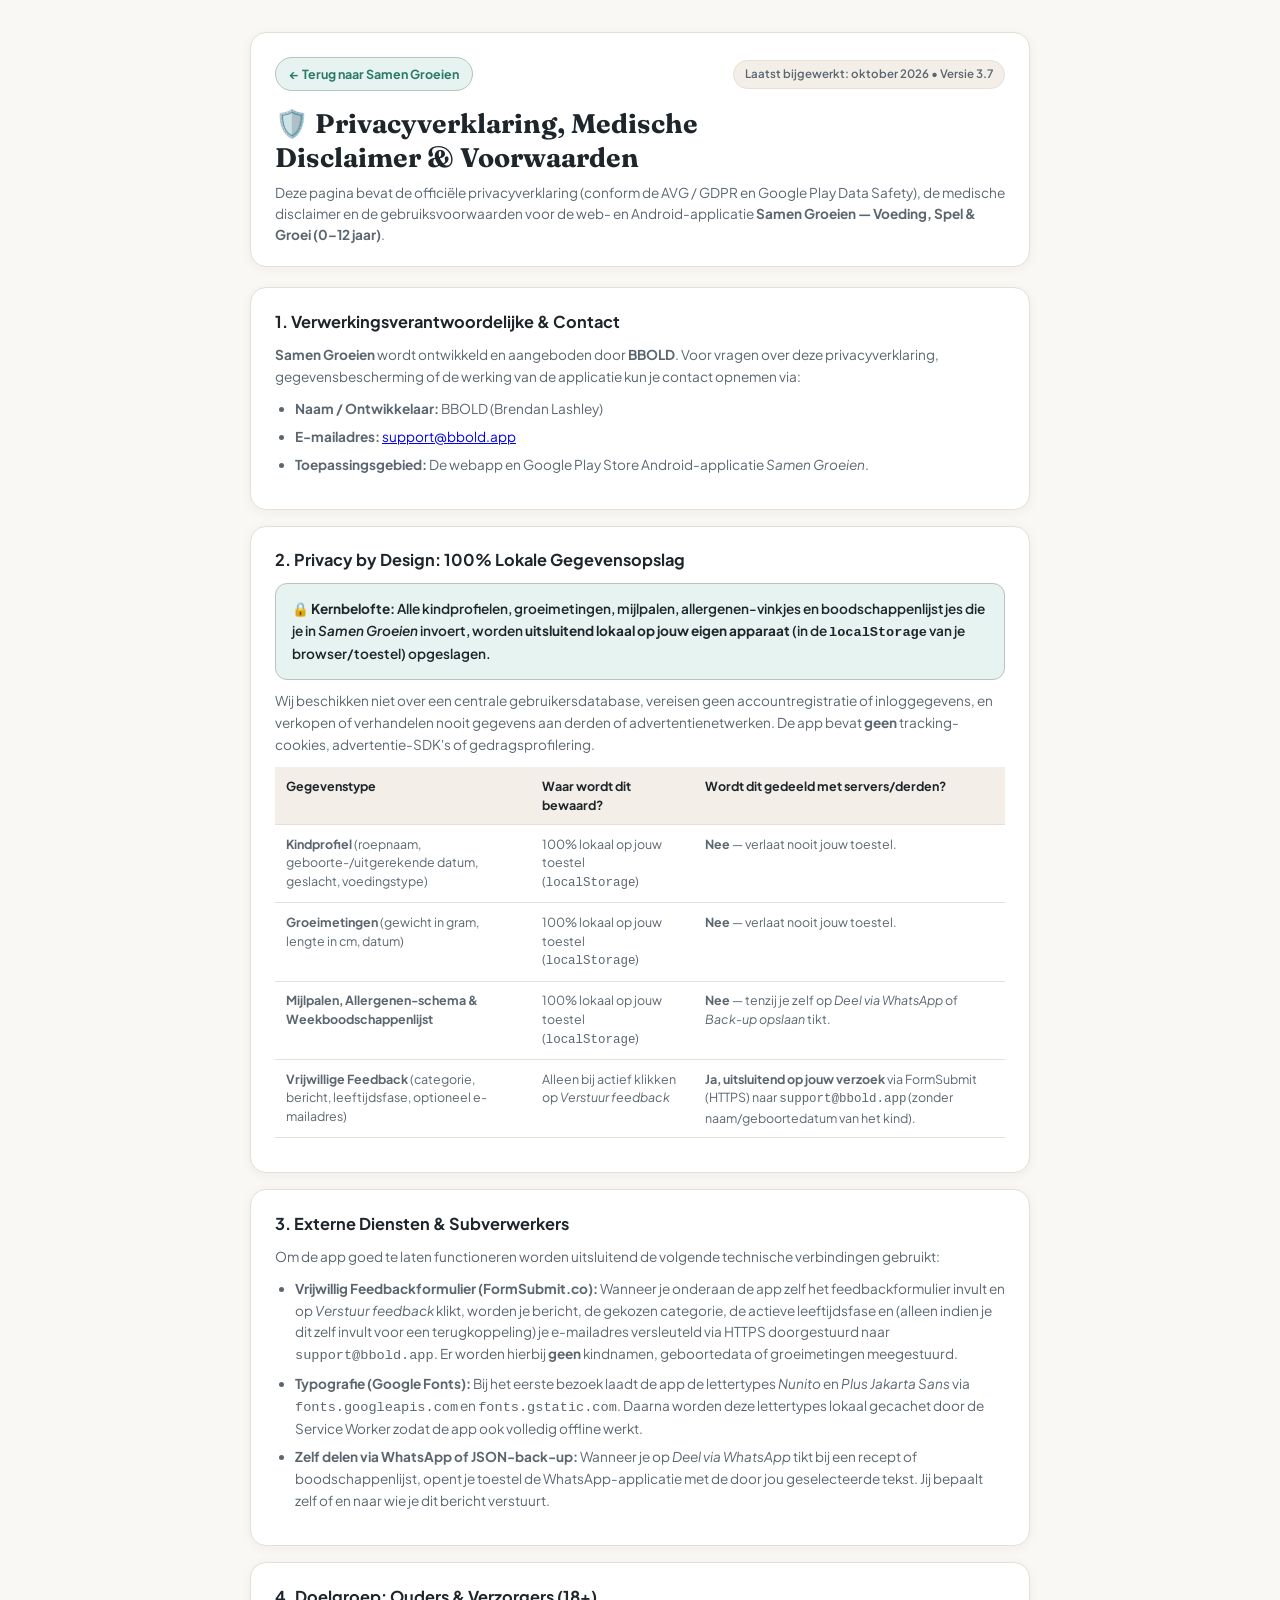
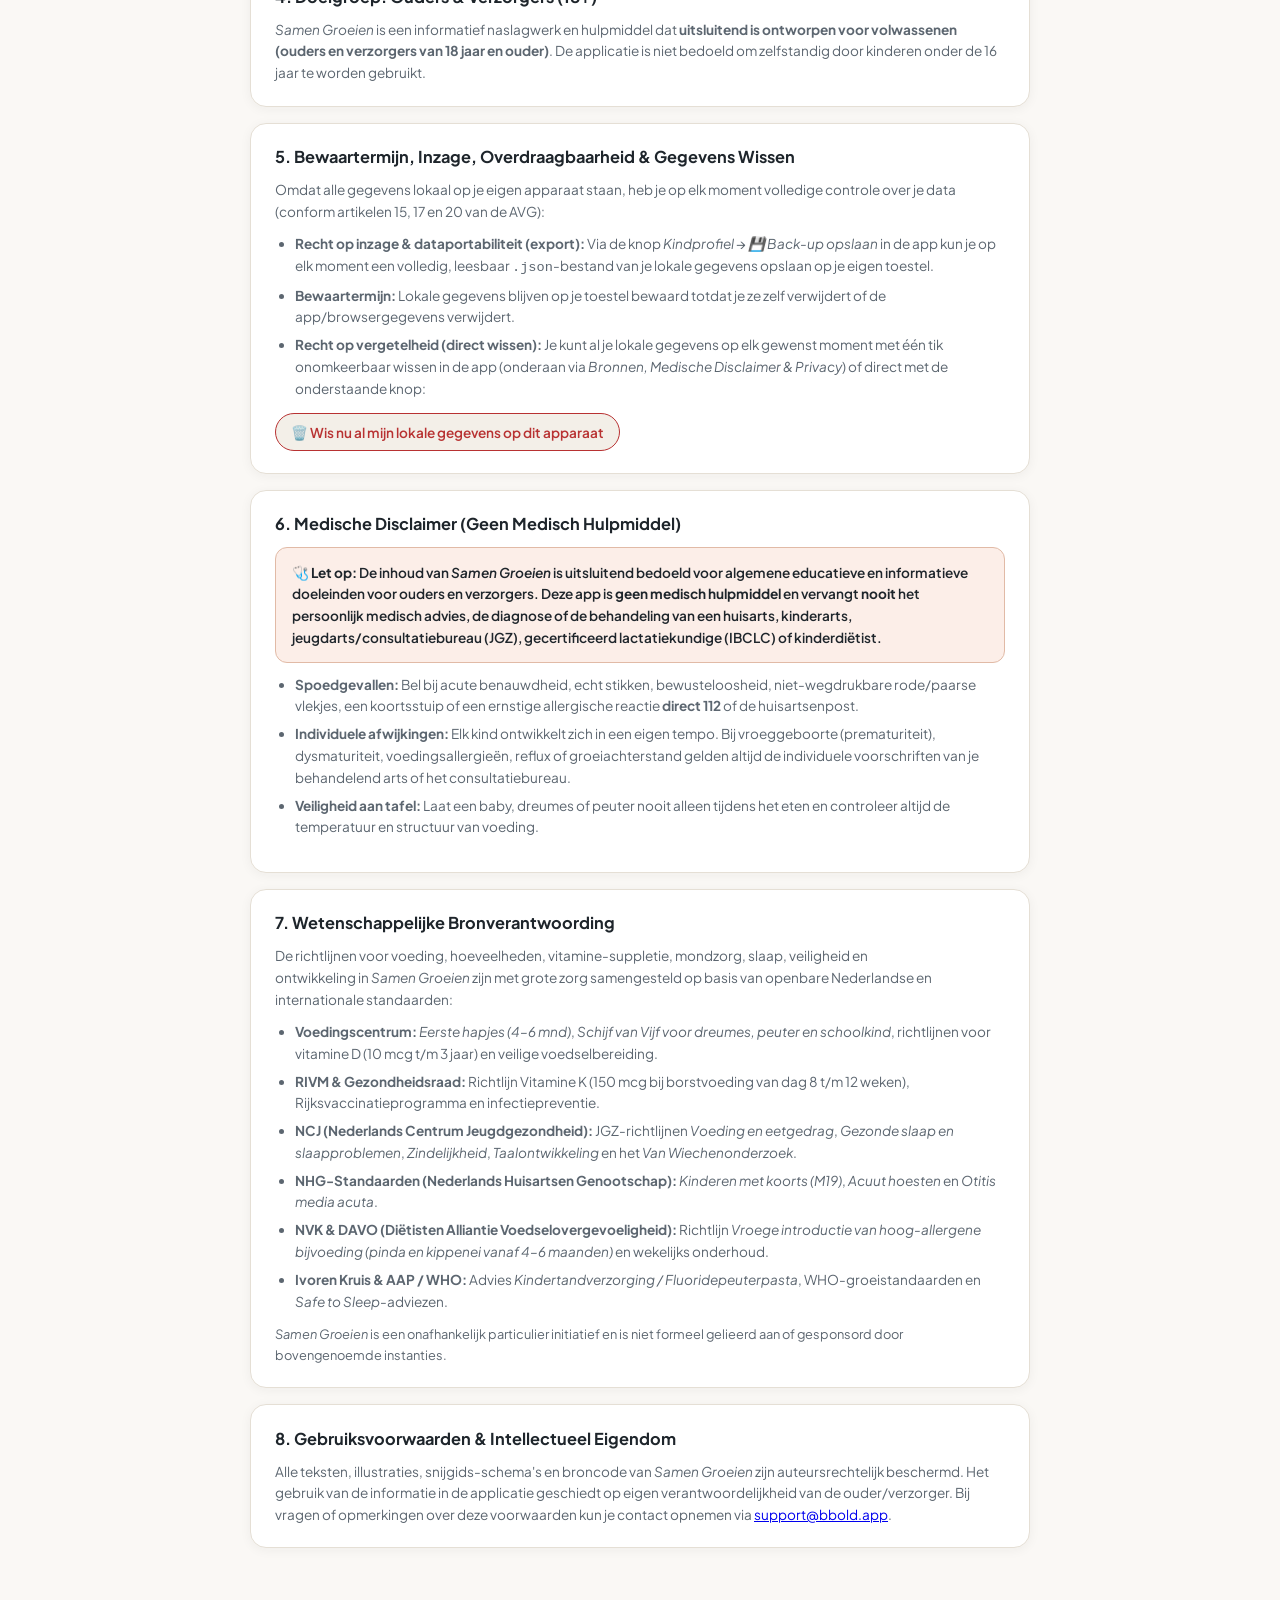
<file: privacy.html>
<!DOCTYPE html>
<html lang="nl">
<head>
  <meta charset="UTF-8" />
  <meta name="viewport" content="width=device-width, initial-scale=1.0, viewport-fit=cover" />
  <meta name="theme-color" content="#2b7a69" />
  <title>Privacyverklaring, Medische Disclaimer &amp; Voorwaarden — Samen Groeien</title>
  <meta name="description" content="Officiële privacyverklaring (AVG / Google Play Data Safety), medische disclaimer, wetenschappelijke bronverantwoording en gebruiksvoorwaarden van de Samen Groeien app." />
  <link rel="manifest" href="manifest.json" />
  <link rel="icon" type="image/png" sizes="192x192" href="icon-192.png" />
  <link rel="apple-touch-icon" href="icon-192.png" />
  <link rel="preconnect" href="https://fonts.googleapis.com" />
  <link rel="preconnect" href="https://fonts.gstatic.com" crossorigin />
  <link href="https://fonts.googleapis.com/css2?family=Fraunces:opsz,wght@9..144,600;9..144,700&family=Plus+Jakarta+Sans:wght@400;500;600;700;800&display=swap" rel="stylesheet" />
  <link rel="stylesheet" href="styles.css?v=48" />
  <style>
    .privacy-page-wrap {
      max-width: 820px;
      margin: 0 auto;
      padding: 2rem 1.25rem 4rem;
    }
    .privacy-header-card {
      background: var(--surface);
      border: 1px solid var(--border);
      border-radius: var(--radius);
      padding: 1.5rem 1.5rem 1.35rem;
      margin-bottom: 1.25rem;
      box-shadow: var(--shadow);
    }
    .privacy-back-row {
      display: flex;
      align-items: center;
      justify-content: space-between;
      gap: 0.75rem;
      flex-wrap: wrap;
      margin-bottom: 1rem;
    }
    .privacy-back-link {
      display: inline-flex;
      align-items: center;
      gap: 0.4rem;
      font-size: var(--fs-sm);
      font-weight: 700;
      color: var(--primary);
      text-decoration: none;
      padding: 0.42rem 0.85rem;
      border-radius: var(--radius-pill);
      background: var(--primary-soft);
      border: 1px solid color-mix(in srgb, var(--primary) 26%, var(--border));
      transition: transform 0.15s ease, background 0.15s ease;
    }
    .privacy-back-link:hover {
      transform: translateY(-1px);
    }
    .privacy-updated-badge {
      font-size: var(--fs-xs);
      font-weight: 600;
      color: var(--text-muted);
      background: var(--surface-soft);
      padding: 0.3rem 0.7rem;
      border-radius: var(--radius-pill);
      border: 1px solid var(--border);
    }
    .privacy-header-card h1 {
      font-family: var(--font-serif);
      font-size: clamp(1.32rem, 3vw, 1.68rem);
      font-weight: 700;
      color: var(--text);
      margin: 0 0 0.45rem;
      line-height: 1.25;
    }
    .privacy-header-card p {
      margin: 0;
      font-size: var(--fs-body);
      line-height: 1.55;
      color: var(--text-muted);
    }
    .privacy-section-card {
      background: var(--surface);
      border: 1px solid var(--border);
      border-radius: var(--radius);
      padding: 1.35rem 1.5rem;
      margin-bottom: 1rem;
      box-shadow: var(--shadow);
    }
    .privacy-section-card h2 {
      font-family: var(--font-sans);
      font-size: var(--fs-section-title);
      font-weight: 700;
      color: var(--text);
      margin: 0 0 0.6rem;
      display: flex;
      align-items: center;
      gap: 0.45rem;
    }
    .privacy-section-card p,
    .privacy-section-card li {
      font-size: var(--fs-body);
      line-height: 1.6;
      color: var(--text-muted);
    }
    .privacy-section-card p {
      margin: 0 0 0.65rem;
    }
    .privacy-section-card p:last-child {
      margin-bottom: 0;
    }
    .privacy-section-card ul {
      margin: 0.4rem 0 0.75rem;
      padding-left: 1.25rem;
      display: flex;
      flex-direction: column;
      gap: 0.38rem;
    }
    .privacy-highlight-box {
      background: var(--primary-soft);
      border: 1px solid color-mix(in srgb, var(--primary) 26%, var(--border));
      border-radius: var(--radius-md);
      padding: 0.85rem 1rem;
      margin: 0.65rem 0;
    }
    .privacy-warning-box {
      background: var(--accent-soft);
      border: 1px solid color-mix(in srgb, var(--accent) 32%, var(--border));
      border-radius: var(--radius-md);
      padding: 0.85rem 1rem;
      margin: 0.65rem 0;
    }
    .privacy-data-table {
      width: 100%;
      border-collapse: collapse;
      margin: 0.75rem 0;
      font-size: var(--fs-sm);
    }
    .privacy-data-table th,
    .privacy-data-table td {
      text-align: left;
      padding: 0.6rem 0.7rem;
      border-bottom: 1px solid var(--border);
      vertical-align: top;
    }
    .privacy-data-table th {
      font-weight: 700;
      color: var(--text);
      background: var(--surface-soft);
    }
    .privacy-data-table td {
      color: var(--text-muted);
    }
    .privacy-action-row {
      display: flex;
      align-items: center;
      gap: 0.75rem;
      flex-wrap: wrap;
      margin-top: 0.85rem;
    }
  </style>
  <script>
    (function () {
      try {
        var raw = localStorage.getItem("samen_groeien_v2_state");
        if (raw) {
          var parsed = JSON.parse(raw);
          if (parsed && parsed.darkMode) {
            document.documentElement.setAttribute("data-theme", "dark");
          }
        }
      } catch (e) {}
    })();
  </script>
</head>
<body>
  <main class="privacy-page-wrap">
    <header class="privacy-header-card">
      <div class="privacy-back-row">
        <a href="index.html" class="privacy-back-link">← Terug naar Samen Groeien</a>
        <span class="privacy-updated-badge">Laatst bijgewerkt: oktober 2026 • Versie 3.7</span>
      </div>
      <h1>🛡️ Privacyverklaring, Medische Disclaimer &amp; Voorwaarden</h1>
      <p>
        Deze pagina bevat de officiële privacyverklaring (conform de AVG / GDPR en Google Play Data Safety), de medische disclaimer en de gebruiksvoorwaarden voor de web- en Android-applicatie <strong>Samen Groeien — Voeding, Spel &amp; Groei (0–12 jaar)</strong>.
      </p>
    </header>

    <section class="privacy-section-card" id="verantwoordelijke">
      <h2>1. Verwerkingsverantwoordelijke &amp; Contact</h2>
      <p>
        <strong>Samen Groeien</strong> wordt ontwikkeld en aangeboden door <strong>BBOLD</strong>. Voor vragen over deze privacyverklaring, gegevensbescherming of de werking van de applicatie kun je contact opnemen via:
      </p>
      <ul>
        <li><strong>Naam / Ontwikkelaar:</strong> BBOLD (Brendan Lashley)</li>
        <li><strong>E-mailadres:</strong> <a href="mailto:support@bbold.app">support@bbold.app</a></li>
        <li><strong>Toepassingsgebied:</strong> De webapp en Google Play Store Android-applicatie <em>Samen Groeien</em>.</li>
      </ul>
    </section>

    <section class="privacy-section-card" id="privacy-by-design">
      <h2>2. Privacy by Design: 100% Lokale Gegevensopslag</h2>
      <div class="privacy-highlight-box">
        <p style="margin:0;color:var(--text);font-weight:600;">
          🔒 <strong>Kernbelofte:</strong> Alle kindprofielen, groeimetingen, mijlpalen, allergenen-vinkjes en boodschappenlijstjes die je in <em>Samen Groeien</em> invoert, worden <strong>uitsluitend lokaal op jouw eigen apparaat</strong> (in de <code>localStorage</code> van je browser/toestel) opgeslagen.
        </p>
      </div>
      <p>
        Wij beschikken niet over een centrale gebruikersdatabase, vereisen geen accountregistratie of inloggegevens, en verkopen of verhandelen nooit gegevens aan derden of advertentienetwerken. De app bevat <strong>geen</strong> tracking-cookies, advertentie-SDK's of gedragsprofilering.
      </p>

      <table class="privacy-data-table" aria-label="Overzicht gegevensverwerking">
        <thead>
          <tr>
            <th>Gegevenstype</th>
            <th>Waar wordt dit bewaard?</th>
            <th>Wordt dit gedeeld met servers/derden?</th>
          </tr>
        </thead>
        <tbody>
          <tr>
            <td><strong>Kindprofiel</strong> (roepnaam, geboorte-/uitgerekende datum, geslacht, voedingstype)</td>
            <td>100% lokaal op jouw toestel (<code>localStorage</code>)</td>
            <td><strong>Nee</strong> — verlaat nooit jouw toestel.</td>
          </tr>
          <tr>
            <td><strong>Groeimetingen</strong> (gewicht in gram, lengte in cm, datum)</td>
            <td>100% lokaal op jouw toestel (<code>localStorage</code>)</td>
            <td><strong>Nee</strong> — verlaat nooit jouw toestel.</td>
          </tr>
          <tr>
            <td><strong>Mijlpalen, Allergenen-schema &amp; Weekboodschappenlijst</strong></td>
            <td>100% lokaal op jouw toestel (<code>localStorage</code>)</td>
            <td><strong>Nee</strong> — tenzij je zelf op <em>Deel via WhatsApp</em> of <em>Back-up opslaan</em> tikt.</td>
          </tr>
          <tr>
            <td><strong>Vrijwillige Feedback</strong> (categorie, bericht, leeftijdsfase, optioneel e-mailadres)</td>
            <td>Alleen bij actief klikken op <em>Verstuur feedback</em></td>
            <td><strong>Ja, uitsluitend op jouw verzoek</strong> via FormSubmit (HTTPS) naar <code>support@bbold.app</code> (zonder naam/geboortedatum van het kind).</td>
          </tr>
        </tbody>
      </table>
    </section>

    <section class="privacy-section-card" id="externe-diensten">
      <h2>3. Externe Diensten &amp; Subverwerkers</h2>
      <p>Om de app goed te laten functioneren worden uitsluitend de volgende technische verbindingen gebruikt:</p>
      <ul>
        <li>
          <strong>Vrijwillig Feedbackformulier (FormSubmit.co):</strong> Wanneer je onderaan de app zelf het feedbackformulier invult en op <em>Verstuur feedback</em> klikt, worden je bericht, de gekozen categorie, de actieve leeftijdsfase en (alleen indien je dit zelf invult voor een terugkoppeling) je e-mailadres versleuteld via HTTPS doorgestuurd naar <code>support@bbold.app</code>. Er worden hierbij <strong>geen</strong> kindnamen, geboortedata of groeimetingen meegestuurd.
        </li>
        <li>
          <strong>Typografie (Google Fonts):</strong> Bij het eerste bezoek laadt de app de lettertypes <em>Nunito</em> en <em>Plus Jakarta Sans</em> via <code>fonts.googleapis.com</code> en <code>fonts.gstatic.com</code>. Daarna worden deze lettertypes lokaal gecachet door de Service Worker zodat de app ook volledig offline werkt.
        </li>
        <li>
          <strong>Zelf delen via WhatsApp of JSON-back-up:</strong> Wanneer je op <em>Deel via WhatsApp</em> tikt bij een recept of boodschappenlijst, opent je toestel de WhatsApp-applicatie met de door jou geselecteerde tekst. Jij bepaalt zelf of en naar wie je dit bericht verstuurt.
        </li>
      </ul>
    </section>

    <section class="privacy-section-card" id="doelgroep">
      <h2>4. Doelgroep: Ouders &amp; Verzorgers (18+)</h2>
      <p>
        <em>Samen Groeien</em> is een informatief naslagwerk en hulpmiddel dat <strong>uitsluitend is ontworpen voor volwassenen (ouders en verzorgers van 18 jaar en ouder)</strong>. De applicatie is niet bedoeld om zelfstandig door kinderen onder de 16 jaar te worden gebruikt.
      </p>
    </section>

    <section class="privacy-section-card" id="rechten-en-wissen">
      <h2>5. Bewaartermijn, Inzage, Overdraagbaarheid &amp; Gegevens Wissen</h2>
      <p>
        Omdat alle gegevens lokaal op je eigen apparaat staan, heb je op elk moment volledige controle over je data (conform artikelen 15, 17 en 20 van de AVG):
      </p>
      <ul>
        <li><strong>Recht op inzage &amp; dataportabiliteit (export):</strong> Via de knop <em>Kindprofiel → 💾 Back-up opslaan</em> in de app kun je op elk moment een volledig, leesbaar <code>.json</code>-bestand van je lokale gegevens opslaan op je eigen toestel.</li>
        <li><strong>Bewaartermijn:</strong> Lokale gegevens blijven op je toestel bewaard totdat je ze zelf verwijdert of de app/browsergegevens verwijdert.</li>
        <li><strong>Recht op vergetelheid (direct wissen):</strong> Je kunt al je lokale gegevens op elk gewenst moment met één tik onomkeerbaar wissen in de app (onderaan via <em>Bronnen, Medische Disclaimer &amp; Privacy</em>) of direct met de onderstaande knop:</li>
      </ul>
      <div class="privacy-action-row">
        <button type="button" id="privacyPageDeleteBtn" class="btn-secondary legal-delete-btn">
          🗑️ Wis nu al mijn lokale gegevens op dit apparaat
        </button>
        <span id="privacyPageDeleteStatus" style="font-size:0.84rem;font-weight:700;color:var(--primary);"></span>
      </div>
    </section>

    <section class="privacy-section-card" id="medische-disclaimer">
      <h2>6. Medische Disclaimer (Geen Medisch Hulpmiddel)</h2>
      <div class="privacy-warning-box">
        <p style="margin:0;color:var(--text);font-weight:600;">
          🩺 <strong>Let op:</strong> De inhoud van <em>Samen Groeien</em> is uitsluitend bedoeld voor algemene educatieve en informatieve doeleinden voor ouders en verzorgers. Deze app is <strong>geen medisch hulpmiddel</strong> en vervangt <strong>nooit</strong> het persoonlijk medisch advies, de diagnose of de behandeling van een huisarts, kinderarts, jeugdarts/consultatiebureau (JGZ), gecertificeerd lactatiekundige (IBCLC) of kinderdiëtist.
        </p>
      </div>
      <ul>
        <li><strong>Spoedgevallen:</strong> Bel bij acute benauwdheid, echt stikken, bewusteloosheid, niet-wegdrukbare rode/paarse vlekjes, een koortsstuip of een ernstige allergische reactie <strong>direct 112</strong> of de huisartsenpost.</li>
        <li><strong>Individuele afwijkingen:</strong> Elk kind ontwikkelt zich in een eigen tempo. Bij vroeggeboorte (prematuriteit), dysmaturiteit, voedingsallergieën, reflux of groeiachterstand gelden altijd de individuele voorschriften van je behandelend arts of het consultatiebureau.</li>
        <li><strong>Veiligheid aan tafel:</strong> Laat een baby, dreumes of peuter nooit alleen tijdens het eten en controleer altijd de temperatuur en structuur van voeding.</li>
      </ul>
    </section>

    <section class="privacy-section-card" id="wetenschappelijke-bronnen">
      <h2>7. Wetenschappelijke Bronverantwoording</h2>
      <p>
        De richtlijnen voor voeding, hoeveelheden, vitamine-suppletie, mondzorg, slaap, veiligheid en ontwikkeling in <em>Samen Groeien</em> zijn met grote zorg samengesteld op basis van openbare Nederlandse en internationale standaarden:
      </p>
      <ul>
        <li><strong>Voedingscentrum:</strong> <em>Eerste hapjes (4–6 mnd)</em>, <em>Schijf van Vijf voor dreumes, peuter en schoolkind</em>, richtlijnen voor vitamine D (10 mcg t/m 3 jaar) en veilige voedselbereiding.</li>
        <li><strong>RIVM &amp; Gezondheidsraad:</strong> Richtlijn Vitamine K (150 mcg bij borstvoeding van dag 8 t/m 12 weken), Rijksvaccinatieprogramma en infectiepreventie.</li>
        <li><strong>NCJ (Nederlands Centrum Jeugdgezondheid):</strong> JGZ-richtlijnen <em>Voeding en eetgedrag</em>, <em>Gezonde slaap en slaapproblemen</em>, <em>Zindelijkheid</em>, <em>Taalontwikkeling</em> en het <em>Van Wiechenonderzoek</em>.</li>
        <li><strong>NHG-Standaarden (Nederlands Huisartsen Genootschap):</strong> <em>Kinderen met koorts (M19)</em>, <em>Acuut hoesten</em> en <em>Otitis media acuta</em>.</li>
        <li><strong>NVK &amp; DAVO (Diëtisten Alliantie Voedselovergevoeligheid):</strong> Richtlijn <em>Vroege introductie van hoog-allergene bijvoeding (pinda en kippenei vanaf 4–6 maanden)</em> en wekelijks onderhoud.</li>
        <li><strong>Ivoren Kruis &amp; AAP / WHO:</strong> Advies <em>Kindertandverzorging / Fluoridepeuterpasta</em>, WHO-groeistandaarden en <em>Safe to Sleep</em>-adviezen.</li>
      </ul>
      <p style="font-size:0.8rem;color:var(--text-muted);">
        <em>Samen Groeien</em> is een onafhankelijk particulier initiatief en is niet formeel gelieerd aan of gesponsord door bovengenoemde instanties.
      </p>
    </section>

    <section class="privacy-section-card" id="voorwaarden">
      <h2>8. Gebruiksvoorwaarden &amp; Intellectueel Eigendom</h2>
      <p>
        Alle teksten, illustraties, snijgids-schema's en broncode van <em>Samen Groeien</em> zijn auteursrechtelijk beschermd. Het gebruik van de informatie in de applicatie geschiedt op eigen verantwoordelijkheid van de ouder/verzorger. Bij vragen of opmerkingen over deze voorwaarden kun je contact opnemen via <a href="mailto:support@bbold.app">support@bbold.app</a>.
      </p>
    </section>
  </main>

  <script>
    (function () {
      var btn = document.getElementById("privacyPageDeleteBtn");
      var status = document.getElementById("privacyPageDeleteStatus");
      if (btn) {
        btn.addEventListener("click", function () {
          var ok = window.confirm(
            "Weet je zeker dat je al je lokaal opgeslagen gegevens (kindprofielen, groeimetingen, mijlpalen, allergenen en weeklijstjes) definitief van dit apparaat wilt wissen?"
          );
          if (!ok) return;
          try {
            localStorage.removeItem("samen_groeien_nl_v1");
            localStorage.removeItem("samen_groeien_feedback_v1");
            localStorage.removeItem("samen_groeien_v2_state");
            localStorage.removeItem("samen_groeien_feedback_log");
          } catch (e) {}
          if (status) {
            status.textContent = "✓ Alle lokale gegevens zijn gewist van dit apparaat.";
          }
        });
      }
    })();
  </script>
</body>
</html>
</file>
<file: styles.css>
/* ==========================================================================
   SAMEN GROEIEN — Minimalistische, Rustige & Mobielvriendelijke Stijl
   ========================================================================== */

:root {
  color-scheme: light;
  --bg: #faf8f5;
  --surface: #ffffff;
  --surface-soft: #f3efe8;
  --text: #1e252b;
  --text-muted: #5c6670;
  --text-secondary: var(--text-muted);
  --text-soft: var(--text-muted);
  --border: #e5dfd5;

  --primary: #2b7a69;
  --primary-soft: #e6f3f0;
  --accent: #d86c43;
  --accent-soft: #fceee8;
  --warn: #b83232;
  --warn-soft: #fdf2f2;
  --warn-text: #b83232;

  --radius: 16px;
  --radius-lg: var(--radius);
  --radius-md: 12px;
  --radius-sm: 10px;
  --radius-xs: 6px;
  --radius-pill: 999px;
  --shadow: 0 2px 12px rgba(30, 37, 43, 0.05);

  --font-serif: 'Fraunces', Georgia, serif;
  --font-sans: 'Plus Jakarta Sans', -apple-system, BlinkMacSystemFont, sans-serif;

  /* Uniforme Typografische Schaal (UI/UX Best Practice) */
  --fs-xs: 0.72rem;           /* 11.5px — Badges, pills, tellers & uppercase micro-labels */
  --fs-sm: 0.78rem;           /* 12.5px — Subtitles, hints, filter-chips & compacte knoppen */
  --fs-body: 0.85rem;         /* 13.6px — Alle bodytekst, bullets, kaart-uitleg & notities */
  --fs-card-title: 0.94rem;   /* 15.0px — Kaarttitels (.item-title), samenvatting-koppen & kerncijfers */
  --fs-section-title: 1.02rem;/* 16.3px — Sectie-koppen (.minimal-card h3) */
  --fs-hero-title: clamp(1.18rem, 3.2vw, 1.44rem);

  accent-color: var(--primary);
}

html[data-theme="dark"] {
  color-scheme: dark;
  --bg: #12171b;
  --surface: #1b2228;
  --surface-soft: #252e36;
  --text: #f1f5f9;
  --text-muted: #94a3b8;
  --border: #2e3944;

  --primary: #4cc2a9;
  --primary-soft: rgba(76, 194, 169, 0.14);
  --accent: #f08a65;
  --accent-soft: rgba(240, 138, 101, 0.15);
  --warn: #f87171;
  --warn-soft: rgba(239, 68, 68, 0.14);
  --warn-text: #fca5a5;

  --shadow: 0 4px 16px rgba(0, 0, 0, 0.3);
}

*,
*::before,
*::after {
  box-sizing: border-box;
  -webkit-tap-highlight-color: transparent;
}

@media (prefers-reduced-motion: reduce) {
  *,
  *::before,
  *::after {
    animation-duration: 0.01ms !important;
    animation-iteration-count: 1 !important;
    transition-duration: 0.01ms !important;
    scroll-behavior: auto !important;
  }
}

button:focus-visible,
input:focus-visible,
select:focus-visible,
summary:focus-visible {
  outline: 2px solid var(--primary);
  outline-offset: 2px;
}

html,
body {
  overflow-anchor: none;
  background: var(--bg);
  color: var(--text);
  max-width: 100vw;
  width: 100%;
  overflow-x: clip;
  position: relative;
}

body {
  margin: 0;
  font-family: var(--font-sans);
  background: var(--bg);
  color: var(--text);
  line-height: 1.5;
  padding-bottom: calc(82px + env(safe-area-inset-bottom, 0px));
  max-width: 100vw;
  width: 100%;
  overflow-x: clip;
}

h1, h2, h3, h4 {
  margin: 0;
  text-wrap: balance;
}

p, li {
  margin: 0;
  text-wrap: pretty;
}

.hidden {
  display: none !important;
}

.skip-link {
  position: absolute;
  top: -100px;
  left: 12px;
  background: var(--primary);
  color: #fff;
  padding: 8px 14px;
  border-radius: var(--radius-sm);
  z-index: 999;
  text-decoration: none;
}
.skip-link:focus {
  top: 10px;
}

/* ==========================================================================
   1. MINIMALISTISCHE HEADER + MULTI-KIND WISSELAAR
   ========================================================================== */
.app-header {
  background: var(--surface);
  border-bottom: 1px solid var(--border);
  padding: calc(10px + env(safe-area-inset-top, 0px)) 14px 10px;
  max-width: 100vw;
  width: 100%;
  box-sizing: border-box;
  overflow-x: clip;
}

.header-inner {
  max-width: 960px;
  margin: 0 auto;
  display: flex;
  align-items: center;
  justify-content: space-between;
  gap: 8px;
  flex-wrap: wrap;
  width: 100%;
  box-sizing: border-box;
}

.brand-group {
  display: flex;
  align-items: center;
  gap: 10px;
  min-width: 0;
}

.brand-logo {
  width: 36px;
  height: 36px;
  border-radius: var(--radius-sm);
  background: var(--primary-soft);
  display: grid;
  place-items: center;
  flex-shrink: 0;
  box-shadow: 0 2px 6px rgba(43, 122, 105, 0.08);
}

.brand-logo-svg {
  width: 24px;
  height: 24px;
  display: block;
}

.brand-title {
  font-family: var(--font-serif);
  font-size: 1.12rem;
  color: var(--primary);
}

.brand-subtitle {
  font-size: var(--fs-xs);
  color: var(--text-muted);
  white-space: nowrap;
  overflow: hidden;
  text-overflow: ellipsis;
}

.header-actions {
  display: flex;
  align-items: center;
  gap: 5px;
  flex-wrap: wrap;
}

.profile-chip,
.today-chip,
.oppas-chip,
.icon-btn {
  border: 1px solid var(--border);
  background: var(--surface-soft);
  color: var(--text);
  font-family: inherit;
  font-size: var(--fs-sm);
  font-weight: 600;
  min-height: 36px;
  padding: 5px 11px;
  border-radius: var(--radius-pill);
  cursor: pointer;
  display: inline-flex;
  align-items: center;
  justify-content: center;
  gap: 5px;
  user-select: none;
  -webkit-user-select: none;
  touch-action: manipulation;
  transition: background 0.15s ease, border-color 0.15s ease, transform 0.1s ease;
}

.profile-chip:hover,
.icon-btn:hover {
  border-color: var(--primary);
  background: var(--primary-soft);
}

.today-chip {
  background: var(--accent);
  border-color: var(--accent);
  color: #fff;
}

.today-chip:hover {
  filter: brightness(0.95);
}

.oppas-chip {
  background: var(--primary-soft);
  border-color: transparent;
  color: var(--primary);
}

.oppas-chip:hover {
  border-color: var(--primary);
}

.feedback-chip {
  background: var(--surface-soft);
  border: 1px solid var(--border);
  color: var(--text-muted);
  font-family: inherit;
  font-size: var(--fs-xs);
  font-weight: 700;
  border-radius: var(--radius-pill);
  padding: 5px 9px;
  cursor: pointer;
  display: inline-flex;
  align-items: center;
  gap: 4px;
  white-space: nowrap;
  transition: all 0.15s ease;
}

.feedback-chip:hover {
  border-color: var(--primary);
  color: var(--primary);
  background: var(--primary-soft);
}

.icon-btn {
  padding: 5px 9px;
}

@media (max-width: 600px) {
  .app-header {
    padding: calc(6px + env(safe-area-inset-top, 0px)) 8px 6px;
    max-width: 100vw;
    width: 100%;
    box-sizing: border-box;
    overflow-x: clip;
  }
  .header-inner {
    max-width: 100%;
    width: 100%;
    box-sizing: border-box;
    overflow-x: hidden;
  }
  .brand-subtitle {
    display: none;
  }
  .header-actions {
    flex-wrap: nowrap;
    gap: 3px;
    max-width: 100%;
    min-width: 0;
    overflow-x: auto;
    scrollbar-width: none;
  }
  .header-actions::-webkit-scrollbar {
    display: none;
  }
  .profile-chip,
  .oppas-chip,
  .feedback-chip,
  .pwa-header-btn,
  .icon-btn {
    padding: 4px 6px;
    min-height: 28px;
    font-size: var(--fs-xs);
    flex-shrink: 0;
  }
}

/* Multi-kind wisselaar balk */
.child-switcher-bar {
  max-width: 960px;
  margin: 8px auto 0;
  padding-top: 8px;
  border-top: 1px dashed var(--border);
  display: flex;
  flex-direction: column;
  gap: 6px;
}

.child-switcher-inner {
  display: flex;
  align-items: center;
  justify-content: space-between;
  gap: 8px;
}

.child-pills-list {
  display: flex;
  align-items: center;
  gap: 6px;
  overflow-x: auto;
  scrollbar-width: none;
}
.child-pills-list::-webkit-scrollbar {
  display: none;
}

.child-switch-pill {
  border: 1px solid var(--border);
  background: var(--surface-soft);
  color: var(--text);
  font-family: inherit;
  font-size: var(--fs-sm);
  font-weight: 600;
  min-height: 32px;
  padding: 4px 11px;
  border-radius: var(--radius-pill);
  cursor: pointer;
  white-space: nowrap;
  display: inline-flex;
  align-items: center;
  gap: 5px;
  user-select: none;
  -webkit-user-select: none;
  touch-action: manipulation;
  transition: background 0.15s ease, border-color 0.15s ease, color 0.15s ease;
}

.child-switch-pill:hover:not(.active) {
  border-color: var(--primary);
  background: var(--primary-soft);
}

.child-switch-pill.active {
  background: var(--primary);
  border-color: var(--primary);
  color: #fff;
}

.child-add-pill {
  border: 1px dashed var(--border);
  background: transparent;
  color: var(--text-muted);
  font-family: inherit;
  font-size: var(--fs-xs);
  font-weight: 600;
  min-height: 32px;
  padding: 4px 10px;
  border-radius: var(--radius-pill);
  cursor: pointer;
  user-select: none;
  -webkit-user-select: none;
  touch-action: manipulation;
  white-space: nowrap;
  transition: border-color 0.15s ease, color 0.15s ease, background 0.15s ease;
}

.child-add-pill:hover {
  border-color: var(--primary);
  color: var(--primary);
  background: var(--primary-soft);
}

.multi-child-combo-tip {
  background: var(--primary-soft);
  color: var(--text);
  font-size: var(--fs-sm);
  padding: 6px 10px;
  border-radius: var(--radius-sm);
}

/* ==========================================================================
   2. STICKY TIJDLIJN & WEERGAVE BALK
   ========================================================================== */
.timeline-dock {
  position: -webkit-sticky;
  position: sticky;
  top: 0;
  z-index: 100;
  overflow-anchor: none;
  background: var(--surface);
  background: color-mix(in srgb, var(--surface) 97%, transparent);
  -webkit-backdrop-filter: blur(12px);
  backdrop-filter: blur(12px);
  border-bottom: 1px solid var(--border);
  padding: 8px 14px 9px;
  box-shadow: 0 2px 8px rgba(0, 0, 0, 0.05);
}

.timeline-dock.is-compact {
  padding: 5px 12px;
}

.timeline-dock.is-compact .timeline-top-right,
.timeline-dock.is-compact .slider-row,
.timeline-dock.is-compact .dock-child-pill-add {
  display: none !important;
}

.timeline-dock-inner {
  max-width: 960px;
  margin: 0 auto;
  display: flex;
  flex-direction: column;
  gap: 7px;
}

/* In compacte scroll-modus op desktop: zet kindwisselaar + 'Nu' en de slanke 1-regel tijdlijn op 1 rij */
@media (min-width: 721px) {
  .timeline-dock.is-compact .timeline-dock-inner {
    flex-direction: row;
    align-items: center;
    flex-wrap: nowrap;
    gap: 8px;
  }

  .timeline-dock.is-compact .timeline-top-row {
    flex-shrink: 0;
    flex-wrap: nowrap;
    padding-bottom: 0;
    border-bottom: none;
    padding-right: 8px;
    border-right: 1px solid var(--border);
  }
}

.timeline-top-row {
  display: flex;
  align-items: center;
  justify-content: space-between;
  gap: 8px;
  flex-wrap: wrap;
  padding-bottom: 6px;
  border-bottom: 1px solid color-mix(in srgb, var(--border) 65%, transparent);
}

.dock-quick-left {
  display: flex;
  align-items: center;
  gap: 6px;
  flex-wrap: nowrap;
  min-width: 0;
}

.timeline-dock.is-compact .dock-quick-left {
  flex-wrap: nowrap;
  gap: 5px;
}

.dock-child-pills {
  display: flex;
  align-items: center;
  gap: 5px;
  overflow-x: auto;
  scrollbar-width: none;
  max-width: 100%;
}

.dock-child-pills::-webkit-scrollbar {
  display: none;
}

.dock-child-pill {
  border: 1px solid var(--border);
  background: var(--surface-soft);
  color: var(--text);
  font-family: inherit;
  font-size: var(--fs-sm);
  font-weight: 600;
  min-height: 32px;
  padding: 4px 11px;
  border-radius: var(--radius-pill);
  cursor: pointer;
  display: inline-flex;
  align-items: center;
  gap: 4px;
  white-space: nowrap;
  user-select: none;
  -webkit-user-select: none;
  touch-action: manipulation;
  transition: background 0.15s ease, border-color 0.15s ease, color 0.15s ease;
}

.dock-child-pill:hover {
  border-color: var(--primary);
  background: var(--primary-soft);
}

.dock-child-pill.active {
  background: var(--primary);
  border-color: var(--primary);
  color: #fff;
}

.dock-now-btn {
  border: 1px solid color-mix(in srgb, var(--accent) 45%, var(--border));
  background: var(--accent-soft);
  color: var(--accent);
  font-family: inherit;
  font-size: var(--fs-sm);
  font-weight: 700;
  min-height: 32px;
  padding: 4px 11px;
  border-radius: var(--radius-pill);
  cursor: pointer;
  display: inline-flex;
  align-items: center;
  gap: 4px;
  white-space: nowrap;
  flex-shrink: 0;
  user-select: none;
  -webkit-user-select: none;
  touch-action: manipulation;
  transition: background 0.15s ease, border-color 0.15s ease, color 0.15s ease;
}

.dock-now-btn:hover {
  background: var(--accent);
  border-color: var(--accent);
  color: #fff;
}

.dock-now-btn.is-at-now {
  background: var(--primary-soft);
  border-color: color-mix(in srgb, var(--primary) 30%, var(--border));
  color: var(--primary);
}

.dock-now-btn.is-at-now:hover {
  background: var(--primary);
  border-color: var(--primary);
  color: #fff;
}

.timeline-top-right {
  display: flex;
  align-items: center;
  gap: 8px;
  flex-wrap: wrap;
  margin-left: auto;
}

.zoom-control-group {
  display: inline-flex;
  align-items: center;
  gap: 6px;
}

.zoom-bar-label {
  font-size: var(--fs-xs);
  font-weight: 600;
  color: var(--text-muted);
  white-space: nowrap;
}

@media (max-width: 480px) {
  .zoom-bar-label {
    display: none;
  }
}

.zoom-bar {
  display: inline-flex;
  align-items: center;
  background: var(--surface-soft);
  border: 1px solid var(--border);
  border-radius: var(--radius-pill);
  padding: 2px;
}

.zoom-tab {
  border: none;
  background: transparent;
  color: var(--text-muted);
  font-family: inherit;
  font-size: var(--fs-sm);
  font-weight: 600;
  min-height: 28px;
  padding: 4px 11px;
  border-radius: var(--radius-pill);
  cursor: pointer;
  display: inline-flex;
  align-items: center;
  gap: 4px;
  white-space: nowrap;
  user-select: none;
  -webkit-user-select: none;
  touch-action: manipulation;
  transition: background 0.15s ease, color 0.15s ease;
}

.zoom-tab:hover:not(.active) {
  color: var(--text);
  background: var(--surface);
}

.zoom-tab.active {
  background: var(--primary);
  color: #fff;
}

.epoch-bar {
  display: inline-flex;
  background: var(--surface-soft);
  border: 1px solid var(--border);
  border-radius: var(--radius-pill);
  padding: 2px;
  gap: 2px;
  overflow-x: auto;
  scrollbar-width: none;
}
.epoch-bar::-webkit-scrollbar {
  display: none;
}

.epoch-pill {
  border: none;
  background: transparent;
  color: var(--text-muted);
  font-family: inherit;
  font-size: var(--fs-xs);
  font-weight: 600;
  min-height: 28px;
  padding: 4px 9px;
  border-radius: var(--radius-pill);
  cursor: pointer;
  white-space: nowrap;
  display: inline-flex;
  align-items: center;
  gap: 4px;
  user-select: none;
  -webkit-user-select: none;
  touch-action: manipulation;
  transition: background 0.15s ease, color 0.15s ease;
}

.epoch-pill:hover:not(.active) {
  color: var(--text);
  background: var(--surface);
}

.epoch-pill.active {
  background: var(--primary-soft);
  color: var(--primary);
  font-weight: 700;
}

/* Horizontale Tijdlijn Strip */
.timeline-strip-row {
  display: flex;
  align-items: center;
  gap: 6px;
  flex-wrap: nowrap;
}

.timeline-dock.is-compact .timeline-strip-row {
  flex: 1;
  min-width: 0;
  gap: 5px;
}

.strip-arrow {
  width: 32px;
  height: 44px;
  padding: 0;
  line-height: 1;
  border-radius: var(--radius-sm);
  border: 1px solid var(--border);
  background: var(--surface);
  color: var(--text);
  font-size: 1.15rem;
  cursor: pointer;
  flex-shrink: 0;
  display: inline-grid;
  place-items: center;
  user-select: none;
  -webkit-user-select: none;
  touch-action: manipulation;
  transition: background 0.15s ease, border-color 0.15s ease, color 0.15s ease;
}

.timeline-dock.is-compact .strip-arrow {
  width: 32px;
  height: 34px;
  border-radius: var(--radius-pill);
  font-size: 1rem;
}

.strip-arrow:hover {
  border-color: var(--primary);
  background: var(--primary-soft);
  color: var(--primary);
}

.compact-expand-btn {
  display: none;
  height: 44px;
  padding: 0 12px;
  border-radius: var(--radius-sm);
  border: 1px solid var(--border);
  background: var(--surface-soft);
  color: var(--primary);
  font-family: inherit;
  font-size: var(--fs-xs);
  font-weight: 700;
  cursor: pointer;
  align-items: center;
  gap: 4px;
  flex-shrink: 0;
  white-space: nowrap;
  user-select: none;
  -webkit-user-select: none;
  touch-action: manipulation;
  transition: background 0.15s ease, border-color 0.15s ease, color 0.15s ease;
}

.timeline-dock.is-compact .compact-expand-btn {
  height: 34px;
  padding: 0 11px;
  border-radius: var(--radius-pill);
}

.compact-expand-btn:hover {
  border-color: var(--primary);
  background: var(--primary-soft);
}

.timeline-dock.is-compact .compact-expand-btn,
.timeline-dock.is-manual-expanded .compact-expand-btn {
  display: inline-flex;
}

.timeline-dock.is-manual-expanded .compact-expand-btn {
  background: var(--primary-soft);
  border-color: var(--primary);
  color: var(--primary);
}

.timeline-dock.is-manual-expanded .compact-expand-btn:hover {
  background: var(--primary);
  color: #fff;
}

.timeline-ribbon {
  position: relative;
  display: flex;
  gap: 7px;
  overflow-x: auto;
  scroll-snap-type: x proximity;
  -webkit-overflow-scrolling: touch;
  scrollbar-width: none;
  padding: 2px max(14px, calc(50% - 60px));
  flex: 1;
  min-width: 0;
  -webkit-mask-image: linear-gradient(to right, transparent 0, #000 8px, #000 calc(100% - 8px), transparent 100%);
  mask-image: linear-gradient(to right, transparent 0, #000 8px, #000 calc(100% - 8px), transparent 100%);
}

.timeline-dock.is-compact .timeline-ribbon {
  gap: 5px;
  padding: 1px max(10px, calc(50% - 40px));
}

.timeline-ribbon::-webkit-scrollbar {
  display: none;
}

.t-node {
  scroll-snap-align: center;
  flex: 0 0 auto;
  min-width: 102px;
  min-height: 44px;
  background: var(--surface);
  border: 1px solid var(--border);
  border-radius: var(--radius-sm);
  padding: 5px 11px;
  cursor: pointer;
  text-align: left;
  font-family: inherit;
  color: var(--text);
  display: flex;
  flex-direction: column;
  justify-content: center;
  gap: 2px;
  user-select: none;
  -webkit-user-select: none;
  touch-action: manipulation;
  transition: background 0.15s ease, border-color 0.15s ease, color 0.15s ease;
}

.timeline-dock.is-compact .t-node {
  min-width: auto;
  min-height: 30px;
  padding: 4px 10px;
  border-radius: var(--radius-pill);
}

.t-node:hover:not(.active) {
  border-color: var(--primary);
  background: var(--primary-soft);
}

.t-node.is-child-current:not(.active) {
  border-color: var(--accent);
  background: var(--accent-soft);
}

.t-node.active {
  background: var(--primary);
  border-color: var(--primary);
  color: #fff;
  box-shadow: 0 2px 6px rgba(43, 122, 105, 0.22);
}

.t-node-top {
  display: flex;
  align-items: center;
  justify-content: space-between;
  gap: 8px;
  font-size: var(--fs-sm);
  font-weight: 700;
  white-space: nowrap;
}

.timeline-dock.is-compact .t-node-top {
  gap: 5px;
  font-size: var(--fs-xs);
}

.t-node-sub {
  font-size: var(--fs-xs);
  color: var(--text-muted);
  white-space: nowrap;
}

.timeline-dock.is-compact .t-node-sub {
  display: none;
}

.t-node.active .t-node-sub {
  color: rgba(255, 255, 255, 0.92);
}

@media (max-width: 720px) {
  .timeline-dock {
    padding: 5px 8px 6px;
    max-width: 100vw;
    width: 100%;
    box-sizing: border-box;
    overflow-x: clip;
  }

  .timeline-dock.is-compact {
    padding: 4px 8px 5px;
  }

  /* Op mobiel behouden we altijd de 2-rijige opzet: */
  /* Rij 1: Kind pill + Nu knop (links) & Tijdsperiode keuze Weken/Maanden/Fasen/Jaren (rechts) */
  /* Rij 2: 100% volledige breedte voor de fasen-weergave balk! */
  .timeline-dock-inner,
  .timeline-dock.is-compact .timeline-dock-inner {
    flex-direction: column;
    gap: 4px;
    width: 100%;
    max-width: 100%;
    box-sizing: border-box;
  }

  .timeline-top-row,
  .timeline-dock.is-compact .timeline-top-row {
    display: flex;
    align-items: center;
    justify-content: space-between;
    width: 100%;
    gap: 6px;
    padding-bottom: 3px;
    border-bottom: 1px solid color-mix(in srgb, var(--border) 55%, transparent);
    border-right: none;
    padding-right: 0;
    flex-wrap: nowrap;
  }

  .dock-quick-left {
    display: flex;
    align-items: center;
    gap: 3px;
    flex-shrink: 1;
    min-width: 0;
    overflow: hidden;
  }

  .dock-child-pills {
    display: flex;
    align-items: center;
    gap: 3px;
    min-width: 0;
    overflow: hidden;
  }

  .dock-child-pill {
    padding: 2px 7px;
    min-height: 26px;
    font-size: 0.72rem;
    max-width: 110px;
    overflow: hidden;
    text-overflow: ellipsis;
    white-space: nowrap;
    flex-shrink: 1;
  }

  .dock-child-pill span {
    overflow: hidden;
    text-overflow: ellipsis;
    white-space: nowrap;
  }

  .dock-now-btn {
    padding: 2px 6px;
    min-height: 26px;
    font-size: 0.72rem;
    flex-shrink: 0;
  }

  /* De tijdsperiode keuze balk blijft ALTIJD zichtbaar, ook bij het naar beneden scrollen! */
  .timeline-top-right,
  .timeline-dock.is-compact .timeline-top-right {
    display: flex !important;
    align-items: center;
    gap: 2px;
    flex-shrink: 0;
    margin-left: auto;
  }

  .zoom-bar-label {
    display: none !important;
  }

  .zoom-bar {
    padding: 1px 2px;
    gap: 1px;
    background: var(--surface-soft);
    border: 1px solid var(--border);
    border-radius: var(--radius-pill);
    display: inline-flex;
    align-items: center;
  }

  .zoom-tab {
    padding: 2px 5px;
    min-height: 24px;
    font-size: 0.68rem;
    gap: 1px;
    border-radius: var(--radius-pill);
  }

  .epoch-bar {
    padding: 2px;
    gap: 1px;
  }

  .epoch-pill {
    padding: 3px 5px;
    min-height: 24px;
    font-size: 0.68rem;
  }

  .timeline-strip-row,
  .timeline-dock.is-compact .timeline-strip-row {
    width: 100%;
    display: flex;
    align-items: center;
    gap: 4px;
  }

  .timeline-ribbon,
  .timeline-dock.is-compact .timeline-ribbon {
    flex: 1;
    min-width: 0;
    padding: 1px max(6px, calc(50% - 55px));
  }

  /* Expand knop verbergen op mobiel omdat de keuze-opties altijd al zichtbaar zijn */
  .compact-expand-btn {
    display: none !important;
  }
}

/* Compacte Schuifbalk */
.slider-row {
  display: flex;
  flex-direction: column;
  gap: 2px;
}

.week-slider {
  width: 100%;
  height: 5px;
  margin: 2px 0;
  cursor: pointer;
}

.slider-marks {
  display: flex;
  justify-content: space-between;
  font-size: var(--fs-xs);
  color: var(--text-muted);
}

.slider-marks span {
  cursor: pointer;
  padding: 2px 4px;
  border-radius: var(--radius-xs);
  user-select: none;
  -webkit-user-select: none;
  transition: color 0.15s ease, background 0.15s ease;
}

.slider-marks span:hover:not(.active) {
  color: var(--text);
  background: var(--surface-soft);
}

.slider-marks span.active {
  color: var(--primary);
  font-weight: 700;
  background: var(--primary-soft);
}

/* ==========================================================================
   3. HOOFDCONTAINER & HERO SAMENVATTING
   ========================================================================== */
.main-container {
  max-width: 960px;
  margin: 0 auto;
  padding: 14px 14px 28px;
  display: flex;
  flex-direction: column;
  gap: 14px;
}

.hero-card {
  background: var(--surface);
  border: 1px solid var(--border);
  border-radius: var(--radius);
  padding: 16px;
  box-shadow: var(--shadow);
  display: flex;
  flex-direction: column;
  gap: 12px;
}

.hero-top {
  display: flex;
  align-items: flex-start;
  gap: 12px;
}

.hero-emoji {
  font-size: 2rem;
  width: 48px;
  height: 48px;
  border-radius: var(--radius-md);
  background: var(--surface-soft);
  display: grid;
  place-items: center;
  flex-shrink: 0;
}

.hero-titles {
  flex: 1;
  min-width: 0;
}

.hero-badges {
  display: flex;
  flex-wrap: wrap;
  gap: 6px;
  margin-bottom: 4px;
}

.badge {
  display: inline-flex;
  align-items: center;
  gap: 4px;
  font-size: var(--fs-xs);
  font-weight: 700;
  line-height: 1.2;
  padding: 3px 9px;
  border-radius: var(--radius-pill);
  font-variant-numeric: tabular-nums;
  white-space: nowrap;
}

.badge-age {
  background: var(--accent-soft);
  color: var(--accent);
}

.badge-phase {
  background: var(--primary-soft);
  color: var(--primary);
}

.hero-title {
  font-family: var(--font-sans);
  font-size: clamp(1.16rem, 2.2vw, 1.36rem);
  font-weight: 800;
  letter-spacing: -0.015em;
  color: var(--text);
  line-height: 1.26;
}

.hero-summary {
  font-size: var(--fs-body);
  font-weight: 500;
  color: var(--text);
  margin-top: 4px;
  line-height: 1.52;
}

.spotlight-box {
  background: var(--surface-soft);
  border: 1px solid var(--border);
  border-radius: var(--radius-sm);
  padding: 12px 14px;
  font-size: var(--fs-body);
  display: flex;
  flex-direction: column;
  gap: 6px;
}

.spotlight-box[data-type="leap"],
.spotlight-box[data-type="spurt"] {
  background: var(--accent-soft);
  border-color: color-mix(in srgb, var(--accent) 26%, transparent);
}

.spotlight-box[data-type="milestone"] {
  background: var(--primary-soft);
  border-color: color-mix(in srgb, var(--primary) 26%, transparent);
}

.spotlight-header {
  display: flex;
  align-items: center;
  gap: 8px;
  flex-wrap: wrap;
}

.spotlight-tag {
  display: inline-flex;
  align-items: center;
  gap: 4px;
  background: var(--surface);
  border: 1px solid var(--border);
  color: var(--primary);
  padding: 3px 9px;
  border-radius: var(--radius-pill);
  font-size: var(--fs-xs);
  font-weight: 700;
  line-height: 1.2;
  font-variant-numeric: tabular-nums;
  white-space: nowrap;
}

.spotlight-box[data-type="leap"] .spotlight-tag,
.spotlight-box[data-type="spurt"] .spotlight-tag {
  color: var(--warn-text);
}

.spotlight-title {
  font-size: var(--fs-card-title);
  font-weight: 700;
  color: var(--text);
  line-height: 1.3;
}

.spotlight-desc {
  color: var(--text);
  font-size: var(--fs-body);
  line-height: 1.5;
}

.spotlight-meta {
  display: grid;
  grid-template-columns: 1fr 1fr;
  gap: 8px;
  margin-top: 4px;
}

@media (max-width: 720px) {
  .spotlight-meta {
    grid-template-columns: 1fr;
  }
}

.spotlight-meta-card {
  background: var(--surface);
  border: 1px solid var(--border);
  border-radius: var(--radius-sm);
  padding: 10px 12px;
  display: flex;
  flex-direction: column;
  gap: 4px;
}

.spotlight-meta-head {
  display: flex;
  align-items: center;
  justify-content: space-between;
  gap: 6px;
}

.spotlight-meta-label {
  font-size: var(--fs-xs);
  font-weight: 700;
  text-transform: uppercase;
  letter-spacing: 0.02em;
  color: var(--primary);
}

.spotlight-meta-body {
  font-size: var(--fs-body);
  color: var(--text);
  line-height: 1.46;
}

.spotlight-jump-btn {
  border: none;
  background: var(--primary-soft);
  color: var(--primary);
  font-family: inherit;
  font-size: var(--fs-xs);
  font-weight: 700;
  padding: 3px 9px;
  border-radius: var(--radius-pill);
  cursor: pointer;
  white-space: nowrap;
  transition: background 0.15s ease, color 0.15s ease;
}

.spotlight-jump-btn:hover {
  background: var(--primary);
  color: #fff;
}

/* Vooruitblik & Fase-doorstroom kaart onderaan de pagina */
.upcoming-stage-card {
  background: linear-gradient(135deg, var(--primary-soft) 0%, var(--surface) 100%);
  border: 1px dashed color-mix(in srgb, var(--primary) 40%, transparent);
}

.upcoming-preview-header {
  display: flex;
  align-items: center;
  justify-content: space-between;
  gap: 10px;
  flex-wrap: wrap;
}

.upcoming-nav-btns {
  display: flex;
  align-items: center;
  gap: 6px;
  flex-wrap: wrap;
}

.upcoming-preview-text {
  font-size: var(--fs-body);
  color: var(--text);
  line-height: 1.5;
}

.upcoming-grid {
  display: grid;
  grid-template-columns: repeat(auto-fit, minmax(240px, 1fr));
  gap: 10px;
  margin-top: 2px;
}

.upcoming-item-card {
  background: var(--surface);
  border: 1px solid var(--border);
  border-radius: var(--radius-sm);
  padding: 11px 13px;
  display: flex;
  flex-direction: column;
  gap: 4px;
}

.upcoming-item-head {
  display: flex;
  align-items: center;
  justify-content: space-between;
  gap: 8px;
  flex-wrap: wrap;
}

.upcoming-item-label {
  font-size: var(--fs-xs);
  font-weight: 700;
  text-transform: uppercase;
  letter-spacing: 0.02em;
  color: var(--primary);
}

.upcoming-item-card.is-leap .upcoming-item-label {
  color: var(--warn-text);
}

.upcoming-item-timing {
  display: inline-flex;
  align-items: center;
  font-size: var(--fs-xs);
  font-weight: 700;
  line-height: 1.2;
  padding: 3px 9px;
  border-radius: var(--radius-pill);
  background: var(--surface-soft);
  color: var(--text-muted);
  font-variant-numeric: tabular-nums;
  white-space: nowrap;
}

.upcoming-item-title {
  font-size: var(--fs-card-title);
  font-weight: 700;
  color: var(--text);
  line-height: 1.3;
}

.upcoming-item-desc {
  font-size: var(--fs-body);
  color: var(--text-muted);
  line-height: 1.46;
}

/* 3 Kerncijfers op een rij (Met expliciete fase-badge & getal-hiërarchie) */
.quick-stats {
  display: grid;
  grid-template-columns: repeat(3, 1fr);
  gap: 10px;
}

@media (max-width: 720px) {
  .quick-stats {
    grid-template-columns: 1fr;
  }
}

.stat-item {
  background: var(--surface-soft);
  border: 1px solid color-mix(in srgb, var(--border) 80%, transparent);
  border-radius: var(--radius-sm);
  padding: 11px 13px;
  display: flex;
  flex-direction: column;
  gap: 6px;
  font-variant-numeric: tabular-nums;
}

.stat-head {
  display: flex;
  align-items: center;
  justify-content: space-between;
  gap: 6px;
  padding-bottom: 5px;
  border-bottom: 1px solid color-mix(in srgb, var(--border) 65%, transparent);
}

.stat-label {
  font-size: var(--fs-xs);
  font-weight: 700;
  color: var(--primary);
  text-transform: uppercase;
  letter-spacing: 0.02em;
}

.stat-phase-tag {
  font-size: var(--fs-xs);
  font-weight: 700;
  line-height: 1.2;
  padding: 3px 9px;
  border-radius: var(--radius-pill);
  background: var(--surface);
  border: 1px solid var(--border);
  color: var(--primary);
  white-space: nowrap;
  flex-shrink: 0;
  font-variant-numeric: tabular-nums;
}

.stat-val,
.stat-sub {
  font-size: var(--fs-body);
  font-weight: 500;
  color: var(--text);
  line-height: 1.45;
  display: block;
}

.stat-sub {
  padding-top: 5px;
  border-top: 1px dashed color-mix(in srgb, var(--border) 65%, transparent);
}

.stat-row-key {
  font-weight: 700;
  color: var(--text);
  margin-right: 2px;
}

.stat-row-text {
  font-weight: 500;
  color: var(--text);
}

.num-bold,
.num-chip {
  font-weight: 700;
  color: inherit;
  background: transparent;
  padding: 0;
  border-radius: 0;
  font-variant-numeric: tabular-nums;
}

/* ==========================================================================
   4. NAVIGATIE-TABS (5 TABS: DESKTOP BOVEN, TELEFOON ONDERAAN VAST)
   ========================================================================== */
.pillar-nav {
  display: grid;
  grid-template-columns: repeat(5, 1fr);
  gap: 5px;
  background: var(--surface);
  border: 1px solid var(--border);
  border-radius: var(--radius-pill);
  padding: 4px;
}

.nav-tab {
  border: none;
  background: transparent;
  color: var(--text-muted);
  font-family: inherit;
  font-size: var(--fs-sm);
  font-weight: 600;
  padding: 9px 6px;
  border-radius: var(--radius-pill);
  cursor: pointer;
  display: flex;
  align-items: center;
  justify-content: center;
  gap: 5px;
  user-select: none;
  -webkit-user-select: none;
  touch-action: manipulation;
  transition: background 0.15s ease, color 0.15s ease;
}

.nav-tab:hover:not(.active) {
  background: var(--surface-soft);
  color: var(--text);
}

.nav-tab.active {
  background: var(--primary);
  color: #fff;
}

.nav-text {
  display: inline-flex;
  align-items: center;
  gap: 4px;
  white-space: nowrap;
}

.tab-counter {
  display: inline-flex;
  align-items: center;
  justify-content: center;
  background: var(--primary-soft);
  color: var(--primary);
  padding: 2px 7px;
  border-radius: var(--radius-pill);
  font-size: var(--fs-xs);
  font-weight: 700;
  line-height: 1.2;
  font-variant-numeric: tabular-nums;
}

.nav-tab.active .tab-counter {
  background: rgba(255, 255, 255, 0.24);
  color: #fff;
}

/* Op telefoons: Vaste Onderbalk (Bottom App Bar) voor duembediening! */
@media (max-width: 720px) {
  .pillar-nav {
    position: fixed;
    bottom: 0;
    left: 0;
    right: 0;
    width: 100%;
    max-width: 100vw;
    box-sizing: border-box;
    z-index: 95;
    border-radius: var(--radius) var(--radius) 0 0;
    border: none;
    border-top: 1px solid var(--border);
    padding: 5px 3px calc(5px + env(safe-area-inset-bottom, 0px));
    box-shadow: 0 -4px 20px rgba(0, 0, 0, 0.08);
    grid-template-columns: repeat(5, minmax(0, 1fr));
    gap: 2px;
    overflow: hidden;
  }

  .nav-tab {
    flex-direction: column;
    gap: 2px;
    padding: 4px 1px;
    min-height: 46px;
    min-width: 0;
    max-width: 100%;
    border-radius: var(--radius-sm);
    font-size: 0.68rem;
    overflow: hidden;
  }

  .nav-text {
    max-width: 100%;
    overflow: hidden;
    text-overflow: ellipsis;
    white-space: nowrap;
    font-size: 0.68rem;
    display: block;
    text-align: center;
  }

  .tab-counter {
    padding: 1px 4px;
    font-size: 0.62rem;
  }

  .nav-icon {
    font-size: 1.15rem;
  }
}

/* ==========================================================================
   5. INHOUDSPANELEN & MINIMALISTISCHE KAARTEN
   ========================================================================== */
.tab-panel {
  display: flex;
  flex-direction: column;
  gap: 12px;
  scroll-margin-top: calc(90px + 16px);
}

/* Sectiekop-kaarten bovenaan tab-panelen */
.section-header-card {
  background: var(--surface);
  border: 1px solid var(--border);
  border-radius: var(--radius);
  padding: 13px 15px;
  display: flex;
  flex-direction: column;
  gap: 4px;
  transition: border-color 0.3s ease, box-shadow 0.3s ease;
}

/* Subtiele visuele highlight / focus indicatie bij tab navigatie */
@keyframes tabArrivalGlow {
  0% {
    box-shadow: 0 0 0 0 color-mix(in srgb, var(--primary) 45%, transparent);
    border-color: var(--primary);
  }
  35% {
    box-shadow: 0 0 0 5px color-mix(in srgb, var(--primary) 24%, transparent);
    border-color: var(--primary);
  }
  100% {
    box-shadow: 0 0 0 0 transparent;
    border-color: var(--border);
  }
}

.tab-arrival-highlight {
  animation: tabArrivalGlow 0.85s cubic-bezier(0.16, 1, 0.3, 1) forwards !important;
}

.two-col-grid {
  display: grid;
  grid-template-columns: 1fr 1fr;
  gap: 12px;
}

@media (max-width: 720px) {
  .two-col-grid {
    grid-template-columns: 1fr;
  }
}

.minimal-card {
  background: var(--surface);
  border: 1px solid var(--border);
  border-radius: var(--radius);
  padding: 15px;
  display: flex;
  flex-direction: column;
  gap: 8px;
}

.minimal-card h3 {
  font-size: var(--fs-section-title);
  line-height: 1.3;
  display: inline-flex;
  align-items: center;
  gap: 6px;
  flex-wrap: wrap;
}

.minimal-card > p,
.minimal-card-desc {
  font-size: var(--fs-body);
  color: var(--text-muted);
  line-height: 1.5;
}

.card-tint-green {
  background: var(--primary-soft);
  border-color: color-mix(in srgb, var(--primary) 24%, transparent);
}
.card-tint-green p {
  color: var(--text);
}

.card-tint-orange {
  background: var(--accent-soft);
  border-color: color-mix(in srgb, var(--accent) 24%, transparent);
}
.card-tint-orange p {
  color: var(--text);
}

.card-tint-green .mini-pill,
.card-tint-orange .mini-pill {
  background: var(--surface);
  border: 1px solid var(--border);
}

.card-tint-orange .mini-pill {
  color: var(--accent);
}

.nutrition-key-bar {
  background: var(--surface);
  border: 1px solid var(--border);
  border-radius: var(--radius-sm);
  padding: 8px 11px;
  font-size: var(--fs-sm);
  color: var(--text);
  line-height: 1.42;
  font-variant-numeric: tabular-nums;
}

.nutrition-key-bar strong {
  color: var(--primary);
}

.card-tint-orange .nutrition-key-bar strong {
  color: var(--accent);
}

.structured-card-body {
  font-size: var(--fs-body);
  color: var(--text);
  line-height: 1.5;
}

.structured-card-body .clean-bullets {
  margin-top: 2px;
}

.card-head-between {
  display: flex;
  align-items: center;
  justify-content: space-between;
  gap: 8px;
  flex-wrap: wrap;
}

.subtle-hint {
  font-size: var(--fs-sm);
  color: var(--text-muted);
  line-height: 1.45;
}

.mini-pill {
  display: inline-flex;
  align-items: center;
  gap: 4px;
  font-size: var(--fs-xs);
  font-weight: 700;
  line-height: 1.2;
  padding: 3px 9px;
  border-radius: var(--radius-pill);
  background: var(--primary-soft);
  color: var(--primary);
  width: fit-content;
  flex-shrink: 0;
  white-space: nowrap;
  font-variant-numeric: tabular-nums;
}

/* Visuele SVG Snij- & Serveergids */
.cut-guide-card {
  background: linear-gradient(135deg, var(--surface) 0%, var(--surface-soft) 100%);
}

.cut-guide-layout {
  display: flex;
  align-items: center;
  gap: 14px;
}

@media (max-width: 480px) {
  .cut-guide-layout {
    flex-direction: column;
    align-items: flex-start;
  }
}

.cut-svg-box {
  width: 112px;
  height: 82px;
  border-radius: var(--radius-sm);
  background: var(--surface);
  border: 1px solid var(--border);
  display: grid;
  place-items: center;
  flex-shrink: 0;
  padding: 6px;
}

.cut-svg-box svg {
  width: 100%;
  height: 100%;
}

.cut-guide-info {
  flex: 1;
  min-width: 0;
  width: 100%;
  display: flex;
  flex-direction: column;
  gap: 4px;
}

/* Aanraders lijst */
.simple-list {
  display: flex;
  flex-direction: column;
  gap: 8px;
}

.food-row {
  display: flex;
  align-items: center;
  justify-content: space-between;
  gap: 10px;
  background: var(--surface-soft);
  border: 1px solid transparent;
  padding: 10px 12px;
  border-radius: var(--radius-sm);
  transition: background 0.15s ease, border-color 0.15s ease;
}

.food-row:has(.log-btn.is-logged) {
  background: var(--primary-soft);
  border-color: color-mix(in srgb, var(--primary) 26%, transparent);
}

.food-row-left {
  display: flex;
  align-items: flex-start;
  gap: 10px;
  min-width: 0;
}

.food-row-icon {
  font-size: 1.35rem;
  flex-shrink: 0;
}

.food-row-title {
  font-size: var(--fs-card-title);
  font-weight: 700;
  line-height: 1.3;
  display: block;
}

.food-row-note {
  font-size: var(--fs-sm);
  color: var(--text-muted);
  line-height: 1.42;
}

.food-row-actions {
  display: flex;
  align-items: center;
  gap: 6px;
  flex-shrink: 0;
  flex-wrap: wrap;
  justify-content: flex-end;
}

.lookup-jump-btn {
  border: 1px solid var(--border);
  background: var(--surface);
  color: var(--text-muted);
  font-family: inherit;
  font-size: var(--fs-sm);
  font-weight: 600;
  padding: 5px 10px;
  border-radius: var(--radius-pill);
  cursor: pointer;
  white-space: nowrap;
  transition: border-color 0.15s ease, color 0.15s ease, background 0.15s ease;
}

.lookup-jump-btn:hover {
  border-color: var(--primary);
  color: var(--primary);
  background: var(--primary-soft);
}

.log-btn {
  border: 1px solid var(--border);
  background: var(--surface);
  color: var(--text);
  font-family: inherit;
  font-size: var(--fs-sm);
  font-weight: 600;
  padding: 5px 10px;
  border-radius: var(--radius-pill);
  cursor: pointer;
  white-space: nowrap;
  transition: background 0.15s ease, border-color 0.15s ease, color 0.15s ease;
}

.log-btn:hover:not(.is-logged) {
  border-color: var(--primary);
  color: var(--primary);
}

.log-btn.is-logged {
  background: var(--primary);
  border-color: var(--primary);
  color: #fff;
}

/* 5-Minuten Fase-Recepten + Boodschappenlijst */
.recipe-filter-row {
  margin: 6px 0 8px;
}

.recipes-grid {
  display: grid;
  grid-template-columns: repeat(auto-fill, minmax(280px, 1fr));
  gap: 12px;
  margin-top: 4px;
}

.recipe-box {
  background: var(--surface-soft);
  border: 1px solid var(--border);
  border-radius: var(--radius);
  padding: 14px;
  display: flex;
  flex-direction: column;
  gap: 8px;
}

.recipe-box .btn-secondary {
  background: var(--surface);
  border: 1px solid var(--border);
}

.recipe-box .btn-secondary:hover {
  border-color: var(--primary);
  background: var(--primary-soft);
}

.recipe-ings {
  display: flex;
  flex-wrap: wrap;
  gap: 4px;
}

.ing-tag {
  font-size: var(--fs-xs);
  font-weight: 500;
  background: var(--surface);
  border: 1px solid var(--border);
  padding: 2px 8px;
  border-radius: var(--radius-pill);
}

.recipe-steps {
  font-size: var(--fs-body);
  color: var(--text);
  line-height: 1.5;
  flex: 1;
}

.recipe-actions {
  display: flex;
  gap: 6px;
  margin-top: auto;
  padding-top: 6px;
  flex-wrap: wrap;
}

.btn-small {
  font-size: var(--fs-sm);
  padding: 5px 10px;
  min-height: 32px;
}

/* Recepten Progressive Disclosure Uitklapknop (Mobiel) */
.recipes-toggle-wrap {
  display: flex;
  justify-content: center;
  margin-top: 10px;
  padding-top: 4px;
}

.recipes-expand-btn {
  width: 100%;
  max-width: 420px;
  min-height: 44px;
  display: inline-flex;
  align-items: center;
  justify-content: center;
  gap: 8px;
  padding: 10px 18px;
  font-family: inherit;
  font-size: var(--fs-body);
  font-weight: 700;
  border-radius: var(--radius-pill);
  background: var(--surface-soft);
  border: 1.5px solid var(--border);
  color: var(--primary);
  cursor: pointer;
  user-select: none;
  -webkit-user-select: none;
  touch-action: manipulation;
  transition: all 0.2s cubic-bezier(0.16, 1, 0.3, 1);
  box-shadow: 0 1px 3px rgba(0, 0, 0, 0.04);
}

.recipes-expand-btn:hover {
  background: var(--primary-soft);
  border-color: var(--primary);
  transform: translateY(-1px);
}

.recipes-expand-btn:active {
  transform: translateY(0);
}

/* Uitklapbare details */
.minimal-details {
  background: var(--surface);
  border: 1px solid var(--border);
  border-radius: var(--radius);
  padding: 13px 15px;
}

.minimal-details summary {
  font-weight: 700;
  font-size: var(--fs-card-title);
  cursor: pointer;
  list-style: none;
  display: flex;
  align-items: center;
  justify-content: space-between;
  gap: 8px;
}

.summary-title {
  flex: 1;
  min-width: 0;
  line-height: 1.35;
}

.minimal-details summary::-webkit-details-marker {
  display: none;
}

.minimal-details summary::after,
.sos-details summary::after {
  content: "▾";
  font-size: 0.85rem;
  color: var(--text-muted);
  transition: transform 0.2s ease;
  flex-shrink: 0;
  margin-left: 4px;
}

.minimal-details[open] > summary::after,
.sos-details[open] > summary::after {
  transform: rotate(180deg);
}

.details-warn {
  background: var(--warn-soft);
  border-color: color-mix(in srgb, var(--warn) 32%, transparent);
}

.details-warn summary {
  color: var(--warn-text);
}

.details-warn summary::after {
  color: var(--warn-text);
}

.details-warn .summary-badge-wait {
  background: var(--surface);
  border: 1px solid color-mix(in srgb, var(--warn) 32%, transparent);
  color: var(--warn-text);
}

.bullet-list,
.clean-bullets {
  margin: 10px 0 0;
  padding-left: 18px;
  display: flex;
  flex-direction: column;
  gap: 6px;
  font-size: var(--fs-body);
  line-height: 1.48;
  color: var(--text);
  font-variant-numeric: tabular-nums;
}

#avoidFoodsList {
  list-style: none;
  padding-left: 0;
  margin: 10px 0 0;
  display: flex;
  flex-direction: column;
  gap: 8px;
}

.avoid-item-card {
  background: var(--surface);
  border: 1px solid color-mix(in srgb, var(--warn) 24%, var(--border));
  border-left: 3.5px solid var(--warn);
  border-radius: var(--radius-sm);
  padding: 9px 12px;
  display: flex;
  align-items: flex-start;
  gap: 10px;
}

.avoid-item-icon {
  width: 20px;
  height: 20px;
  border-radius: 50%;
  background: var(--warn-soft);
  border: 1px solid color-mix(in srgb, var(--warn) 28%, transparent);
  color: var(--warn-text);
  font-size: var(--fs-xs);
  font-weight: 800;
  line-height: 1;
  display: inline-grid;
  place-items: center;
  flex-shrink: 0;
  margin-top: 1px;
}

.avoid-item-content {
  display: flex;
  flex-direction: column;
  gap: 2px;
  min-width: 0;
  flex: 1;
}

.avoid-item-title {
  font-size: var(--fs-body);
  font-weight: 700;
  color: var(--warn-text);
  line-height: 1.38;
}

.avoid-item-reason {
  font-size: var(--fs-sm);
  font-weight: 500;
  color: var(--text);
  line-height: 1.42;
}

/* Voorkom vloekende blauwgroene getallen op rode waarschuwingsachtergrond */
.details-warn .num-chip,
.sos-alert-box:not(.is-tip-box) .num-chip {
  color: inherit;
  font-weight: 700;
}

/* Filter Chips & Kaarten Grid */
.filter-row {
  display: flex;
  flex-wrap: wrap;
  gap: 6px;
  width: 100%;
}

.filter-row .chip {
  flex: 1 1 auto;
  justify-content: center;
}

.chip {
  border: 1px solid var(--border);
  background: var(--surface);
  color: var(--text-muted);
  font-family: inherit;
  font-size: var(--fs-sm);
  font-weight: 600;
  min-height: 34px;
  padding: 6px 12px;
  border-radius: var(--radius-pill);
  cursor: pointer;
  white-space: nowrap;
  display: inline-flex;
  align-items: center;
  gap: 4px;
  font-variant-numeric: tabular-nums;
  user-select: none;
  -webkit-user-select: none;
  touch-action: manipulation;
  transition: background 0.15s ease, border-color 0.15s ease, color 0.15s ease;
}

.chip:hover:not(.active) {
  border-color: var(--primary);
  color: var(--text);
  background: var(--primary-soft);
}

.chip.active {
  background: var(--primary);
  border-color: var(--primary);
  color: #fff;
}

.chip.chip-zero:not(.active) {
  opacity: 0.56;
  border-style: dashed;
}

.filter-group-block {
  display: flex;
  flex-direction: column;
  gap: 6px;
}

/* Gelabelde Segmented Control Balk voor Proefstatus (UI/UX Best Practice voor 2e filterdimensie) */
.status-filter-bar {
  display: flex;
  align-items: center;
  justify-content: space-between;
  gap: 10px;
  background: var(--surface-soft);
  border: 1px solid var(--border);
  border-radius: var(--radius-sm);
  padding: 6px 8px 6px 12px;
  flex-wrap: wrap;
}

.status-filter-label {
  font-size: var(--fs-sm);
  font-weight: 700;
  color: var(--text-muted);
  white-space: nowrap;
}

.segmented-status-group {
  display: flex;
  align-items: center;
  gap: 4px;
  flex: 1 1 auto;
  flex-wrap: wrap;
}

.seg-btn {
  flex: 1 1 auto;
  border: 1px solid transparent;
  background: transparent;
  color: var(--text-muted);
  font-family: inherit;
  font-size: var(--fs-sm);
  font-weight: 600;
  min-height: 32px;
  padding: 5px 10px;
  border-radius: var(--radius-xs);
  cursor: pointer;
  white-space: nowrap;
  display: inline-flex;
  align-items: center;
  justify-content: center;
  gap: 4px;
  font-variant-numeric: tabular-nums;
  user-select: none;
  -webkit-user-select: none;
  touch-action: manipulation;
  transition: background 0.15s ease, color 0.15s ease, border-color 0.15s ease, box-shadow 0.15s ease;
}

.seg-btn:hover:not(.active) {
  background: var(--surface);
  color: var(--text);
}

.seg-btn.active {
  background: var(--surface);
  color: var(--primary);
  border-color: color-mix(in srgb, var(--primary) 35%, var(--border));
  box-shadow: 0 1px 3px rgba(0, 0, 0, 0.06);
  font-weight: 700;
}

@media (max-width: 720px) {
  .status-filter-bar {
    flex-direction: column;
    align-items: stretch;
    gap: 6px;
    padding: 8px;
  }

  .segmented-status-group {
    display: grid;
    grid-template-columns: 1fr 1fr;
  }
}

.cards-grid {
  display: grid;
  grid-template-columns: repeat(auto-fill, minmax(280px, 1fr));
  gap: 12px;
}

.item-card {
  background: var(--surface);
  border: 1px solid var(--border);
  border-radius: var(--radius);
  padding: 14px;
  display: flex;
  flex-direction: column;
  gap: 8px;
}

.item-card-top {
  display: flex;
  align-items: flex-start;
  justify-content: space-between;
  gap: 10px;
}

.item-card-top .log-btn {
  flex-shrink: 0;
}

.item-card-badges {
  display: flex;
  gap: 6px;
  flex-wrap: wrap;
  align-items: center;
}

.item-body-text {
  font-size: var(--fs-body);
  color: var(--text);
  line-height: 1.5;
  flex: 1;
}

.games-header-card,
.search-header-card {
  padding-bottom: 14px;
}

.games-filter-row {
  margin-top: 6px;
}

.allergens-intro-hint {
  margin: 8px 0 12px;
}

.item-title {
  font-weight: 700;
  font-size: var(--fs-card-title);
  line-height: 1.3;
  min-width: 0;
}

.pill-small {
  display: inline-flex;
  align-items: center;
  justify-content: center;
  gap: 4px;
  font-size: var(--fs-xs);
  font-weight: 600;
  line-height: 1.2;
  padding: 3px 9px;
  border-radius: var(--radius-pill);
  background: var(--surface-soft);
  color: var(--text-muted);
  white-space: nowrap;
  flex-shrink: 0;
  font-variant-numeric: tabular-nums;
}

.pill-ok {
  background: var(--primary-soft);
  color: var(--primary);
}

.pill-wait {
  background: var(--warn-soft);
  color: var(--warn-text);
}

.highlight-note {
  background: var(--surface-soft);
  border-left: 3px solid var(--primary);
  padding: 8px 10px;
  border-radius: var(--radius-sm);
  font-size: var(--fs-body);
  line-height: 1.46;
}

#foodEncyclopediaGrid .highlight-note,
#waitFoodsGrid .highlight-note,
#allergensGrid .highlight-note {
  flex: 1;
}

/* Slaap & Mijlpalen */
.sleep-summary {
  display: flex;
  flex-direction: column;
  gap: 6px;
  font-size: var(--fs-body);
  font-variant-numeric: tabular-nums;
}

.sleep-line {
  display: flex;
  align-items: center;
  justify-content: space-between;
  gap: 10px;
  background: var(--surface-soft);
  padding: 8px 11px;
  border-radius: var(--radius-sm);
}

.sleep-line strong {
  text-align: right;
  color: var(--primary);
}

.nap-calc-box {
  margin-top: 6px;
  background: var(--primary-soft);
  padding: 10px 12px;
  border-radius: var(--radius-sm);
  font-size: var(--fs-body);
  font-variant-numeric: tabular-nums;
}

.nap-calc-box label {
  font-weight: 600;
}

.nap-calc-inline {
  display: flex;
  align-items: center;
  gap: 10px;
  margin-top: 6px;
  flex-wrap: wrap;
}

.nap-result-text {
  font-size: var(--fs-body);
  font-weight: 600;
  color: var(--text);
}

.time-input {
  font-size: 1rem; /* 16px voorkomt inzoomen op iOS */
  font-weight: 600;
  padding: 6px 11px;
  border-radius: var(--radius-sm);
  border: 1.5px solid var(--border);
  background: var(--surface);
  color: var(--text);
  font-family: inherit;
  cursor: pointer;
  transition: border-color 0.15s ease, box-shadow 0.15s ease;
}

.time-input:hover {
  border-color: var(--primary);
}

.time-input:focus {
  border-color: var(--primary);
  box-shadow: 0 0 0 3px var(--primary-soft);
  outline: none;
}

.reassurance-note {
  margin-top: auto;
  background: var(--accent-soft);
  padding: 10px 12px;
  border-radius: var(--radius-sm);
  font-size: var(--fs-body);
  line-height: 1.48;
}

.checklist-grid {
  display: grid;
  grid-template-columns: repeat(auto-fill, minmax(250px, 1fr));
  gap: 8px;
}

.check-card {
  display: flex;
  align-items: flex-start;
  gap: 9px;
  padding: 10px;
  background: var(--surface-soft);
  border: 1px solid transparent;
  border-radius: var(--radius-sm);
  font-size: var(--fs-body);
  line-height: 1.45;
  cursor: pointer;
  transition: background 0.15s ease, border-color 0.15s ease;
}

.check-card:hover {
  border-color: var(--border);
}

.check-card:has(input:checked) {
  background: var(--primary-soft);
  border-color: color-mix(in srgb, var(--primary) 30%, transparent);
}

.check-card input {
  width: 18px;
  height: 18px;
  margin-top: 2px;
  flex-shrink: 0;
}

/* Zoekbalk in Eet-Check */
.search-bar-wrap {
  display: flex;
  flex-direction: column;
  gap: 10px;
  margin-top: 4px;
}

.search-input-holder {
  position: relative;
  display: flex;
  align-items: center;
}

.search-leading-icon {
  position: absolute;
  left: 14px;
  font-size: 0.95rem;
  pointer-events: none;
  color: var(--text-muted);
}

.search-input {
  width: 100%;
  font-size: 1rem; /* 16px voor mobiel */
  padding: 10px 38px 10px 40px;
  border-radius: var(--radius-pill);
  border: 1.5px solid var(--border);
  background: var(--surface-soft);
  color: var(--text);
  font-family: inherit;
  transition: border-color 0.15s ease, background 0.15s ease, box-shadow 0.15s ease;
}

.search-input::placeholder {
  color: var(--text-muted);
  opacity: 0.88;
}

.search-input:hover {
  border-color: color-mix(in srgb, var(--primary) 50%, var(--border));
}

.search-input:focus {
  background: var(--surface);
  border-color: var(--primary);
  box-shadow: 0 0 0 3px var(--primary-soft);
  outline: none;
}

.search-input::-webkit-search-cancel-button,
.search-input::-webkit-search-decoration {
  -webkit-appearance: none;
  appearance: none;
  display: none;
}

.clear-btn {
  position: absolute;
  right: 10px;
  border: none;
  background: var(--surface);
  color: var(--text-muted);
  width: 28px;
  height: 28px;
  min-width: 28px;
  min-height: 28px;
  padding: 0;
  line-height: 1;
  border-radius: 50%;
  cursor: pointer;
  display: none;
  place-items: center;
  touch-action: manipulation;
  transition: background 0.15s ease, color 0.15s ease;
}

.clear-btn:hover {
  background: var(--primary-soft);
  color: var(--primary);
}

.search-input-holder:has(.search-input:not(:placeholder-shown)) .clear-btn {
  display: grid;
}

.summary-badge {
  display: inline-flex;
  align-items: center;
  gap: 4px;
  font-size: var(--fs-xs);
  font-weight: 700;
  line-height: 1.2;
  background: var(--primary-soft);
  color: var(--primary);
  padding: 3px 9px;
  border-radius: var(--radius-pill);
  margin-left: auto;
  flex-shrink: 0;
  white-space: nowrap;
  font-variant-numeric: tabular-nums;
}

.summary-badge-wait {
  background: var(--warn-soft);
  color: var(--warn-text);
}

.details-wait {
  background: color-mix(in srgb, var(--surface-soft) 50%, var(--surface));
  border-color: color-mix(in srgb, var(--warn) 26%, var(--border));
}

.lookup-phase-banner {
  background: var(--primary-soft);
  border: 1px solid color-mix(in srgb, var(--primary) 26%, transparent);
  border-radius: var(--radius-sm);
  padding: 12px 14px;
  font-size: var(--fs-body);
  line-height: 1.48;
  display: flex;
  flex-direction: column;
  gap: 10px;
}

.lookup-phase-summary-grid {
  display: grid;
  grid-template-columns: repeat(auto-fit, minmax(220px, 1fr));
  gap: 8px;
}

.lookup-phase-summary-item {
  background: var(--surface);
  border: 1px solid var(--border);
  border-radius: var(--radius-sm);
  padding: 10px 12px;
  display: flex;
  flex-direction: column;
  gap: 4px;
}

.lookup-phase-summary-label {
  font-size: var(--fs-xs);
  font-weight: 700;
  text-transform: uppercase;
  letter-spacing: 0.02em;
  color: var(--primary);
}

.lookup-phase-banner-actions {
  display: flex;
  flex-wrap: wrap;
  gap: 8px;
  align-items: center;
}

.item-card-wait {
  background: color-mix(in srgb, var(--surface-soft) 55%, var(--surface));
  border-color: color-mix(in srgb, var(--warn) 28%, var(--border));
}

.highlight-note-wait {
  background: var(--warn-soft);
  border-left-color: var(--warn);
}

.locked-stage-bar {
  margin-top: auto;
  background: var(--surface-soft);
  border: 1px dashed var(--border);
  border-radius: var(--radius-sm);
  padding: 8px 10px;
  font-size: var(--fs-sm);
  font-weight: 600;
  color: var(--text-muted);
  text-align: center;
}

/* 10x Proberen Smaakgewenning-teller in Eet-Check */
.practice-counter-box {
  background: var(--accent-soft);
  border: 1px solid color-mix(in srgb, var(--accent) 28%, transparent);
  border-radius: var(--radius-sm);
  padding: 7px 10px;
  display: flex;
  flex-direction: column;
  gap: 5px;
  font-size: var(--fs-sm);
  font-variant-numeric: tabular-nums;
}

.practice-counter-box.is-complete {
  background: var(--primary-soft);
  border-color: color-mix(in srgb, var(--primary) 30%, transparent);
}

.practice-counter-top {
  display: flex;
  align-items: center;
  justify-content: space-between;
  gap: 8px;
}

.practice-controls {
  display: inline-flex;
  align-items: center;
  gap: 4px;
  flex-shrink: 0;
}

.practice-step-btn {
  border: 1px solid var(--border);
  background: var(--surface);
  color: var(--text);
  font-family: inherit;
  font-size: var(--fs-sm);
  font-weight: 700;
  min-width: 32px;
  min-height: 32px;
  padding: 2px 8px;
  border-radius: var(--radius-pill);
  cursor: pointer;
  display: inline-flex;
  align-items: center;
  justify-content: center;
  line-height: 1.3;
  font-variant-numeric: tabular-nums;
  user-select: none;
  -webkit-user-select: none;
  touch-action: manipulation;
  transition: border-color 0.15s ease, background 0.15s ease, color 0.15s ease;
}

.practice-step-btn:hover:not(:disabled) {
  border-color: var(--primary);
  color: var(--primary);
  background: var(--primary-soft);
}

.practice-step-btn:disabled {
  opacity: 0.4;
  cursor: default;
}

.practice-bar-track {
  width: 100%;
  height: 5px;
  background: var(--surface);
  border-radius: var(--radius-pill);
  overflow: hidden;
}

.practice-bar-fill {
  height: 100%;
  background: var(--accent);
  border-radius: var(--radius-pill);
  transition: width 0.2s ease;
}

.practice-counter-box.is-complete .practice-bar-fill {
  background: var(--primary);
}

/* 3-Stappen Allergenen Opbouwschema & Sequentiële Stepper */
.allergen-protocol-box {
  background: var(--primary-soft);
  border: 1px solid color-mix(in srgb, var(--primary) 26%, transparent);
  border-radius: var(--radius-sm);
  padding: 12px 14px;
  margin-bottom: 12px;
  display: flex;
  flex-direction: column;
  gap: 10px;
}

.allergen-protocol-header {
  display: flex;
  flex-direction: column;
  gap: 3px;
}

.allergen-protocol-title {
  font-size: var(--fs-body);
  font-weight: 700;
  color: var(--primary);
}

.allergen-protocol-desc {
  font-size: var(--fs-body);
  color: var(--text);
  line-height: 1.48;
}

.allergen-steps-grid {
  display: grid;
  grid-template-columns: repeat(3, 1fr);
  gap: 8px;
}

@media (max-width: 720px) {
  .allergen-steps-grid {
    grid-template-columns: 1fr;
  }
}

.allergen-step-item {
  background: var(--surface);
  border: 1px solid var(--border);
  border-radius: var(--radius-sm);
  padding: 10px 12px;
  display: flex;
  flex-direction: column;
  gap: 4px;
}

.allergen-step-item.is-final-step {
  border-color: color-mix(in srgb, var(--primary) 35%, var(--border));
}

.allergen-step-badge {
  font-size: var(--fs-xs);
  font-weight: 700;
  text-transform: uppercase;
  letter-spacing: 0.02em;
  color: var(--primary);
  font-variant-numeric: tabular-nums;
}

.allergen-step-item strong {
  font-size: var(--fs-body);
  color: var(--text);
}

.allergen-step-item span:last-child {
  font-size: var(--fs-sm);
  color: var(--text-muted);
  line-height: 1.42;
}

.react-row {
  display: flex;
  align-items: center;
  gap: 5px;
  margin-top: auto;
  padding-top: 6px;
}

.react-btn {
  flex: 1 1 auto;
  border: 1px solid var(--border);
  background: var(--surface-soft);
  color: var(--text);
  font-family: inherit;
  font-size: var(--fs-sm);
  min-height: 32px;
  padding: 6px 8px;
  border-radius: var(--radius-xs);
  cursor: pointer;
  white-space: nowrap;
  display: inline-flex;
  align-items: center;
  justify-content: center;
  gap: 4px;
  font-variant-numeric: tabular-nums;
  user-select: none;
  -webkit-user-select: none;
  touch-action: manipulation;
  transition: background 0.15s ease, border-color 0.15s ease, color 0.15s ease, opacity 0.15s ease;
}

.react-btn:hover:not(.active):not(:disabled) {
  border-color: var(--primary);
  background: var(--primary-soft);
}

.react-btn.is-step-next {
  border-color: color-mix(in srgb, var(--primary) 55%, var(--border));
  background: var(--surface);
  color: var(--primary);
  font-weight: 700;
}

.react-btn.is-step-next:hover:not(:disabled) {
  background: var(--primary-soft);
  border-color: var(--primary);
}

.react-btn.active,
.react-btn.is-step-done {
  background: var(--primary);
  border-color: var(--primary);
  color: #fff;
  font-weight: 600;
}

.react-btn.is-step-locked,
.react-btn:disabled {
  background: var(--surface-soft);
  border-style: dashed;
  border-color: var(--border);
  color: var(--text-muted);
  opacity: 0.58;
  cursor: not-allowed;
}

/* ==========================================================================
   6. TAB 5: CONSULTATIEBUREAU, RVP, TANDJES & SOS KAARTEN
   ========================================================================== */
.cb-three-grid {
  display: grid;
  grid-template-columns: repeat(3, 1fr);
  gap: 10px;
  margin-top: 4px;
}

@media (max-width: 720px) {
  .cb-three-grid {
    grid-template-columns: 1fr;
  }
}

.cb-item-box {
  background: var(--surface-soft);
  border: 1px solid color-mix(in srgb, var(--border) 75%, transparent);
  border-radius: var(--radius-sm);
  padding: 11px 13px;
  display: flex;
  flex-direction: column;
  gap: 6px;
}

.cb-item-label {
  font-size: var(--fs-xs);
  font-weight: 700;
  text-transform: uppercase;
  letter-spacing: 0.02em;
  color: var(--primary);
}

.cb-item-text {
  font-size: var(--fs-body);
  color: var(--text);
  line-height: 1.48;
}

.cb-bullet-list {
  margin: 0;
  padding-left: 17px;
  display: flex;
  flex-direction: column;
  gap: 4px;
  font-size: var(--fs-body);
  line-height: 1.46;
  color: var(--text);
  font-variant-numeric: tabular-nums;
}

.sos-cards-list {
  display: flex;
  flex-direction: column;
  gap: 8px;
  margin-top: 4px;
}

.sos-details {
  background: var(--surface-soft);
  border: 1px solid var(--border);
  border-radius: var(--radius-sm);
  padding: 11px 13px;
  transition: background 0.15s ease, border-color 0.15s ease, box-shadow 0.15s ease;
}

.sos-details:hover:not([open]) {
  border-color: var(--primary);
  background: color-mix(in srgb, var(--primary-soft) 45%, var(--surface-soft));
}

.sos-details[open] {
  background: var(--surface);
  border-color: color-mix(in srgb, var(--primary) 45%, var(--border));
  box-shadow: var(--shadow);
}

.sos-details summary {
  cursor: pointer;
  list-style: none;
  font-weight: 700;
  font-size: var(--fs-card-title);
  display: flex;
  align-items: center;
  gap: 8px;
}

.sos-details[open] summary .sos-summary-title {
  color: var(--primary);
}

.sos-summary-title {
  flex: 1;
  min-width: 0;
  line-height: 1.35;
}

.sos-details summary .summary-badge {
  margin-left: auto;
  flex-shrink: 0;
  white-space: nowrap;
}

.sos-details summary::-webkit-details-marker {
  display: none;
}

.sos-body {
  margin-top: 10px;
  display: flex;
  flex-direction: column;
  gap: 8px;
  font-size: var(--fs-body);
}

.sos-action-box {
  background: var(--surface);
  border: 1px solid var(--border);
  border-radius: var(--radius-sm);
  padding: 10px 12px;
  display: flex;
  flex-direction: column;
  gap: 6px;
}

.sos-block-label {
  font-size: var(--fs-xs);
  font-weight: 700;
  text-transform: uppercase;
  letter-spacing: 0.02em;
  color: var(--primary);
}

.sos-alert-box .sos-block-label {
  color: var(--warn-text);
}

.sos-bullet-list {
  margin: 0;
  padding-left: 18px;
  display: flex;
  flex-direction: column;
  gap: 5px;
  font-size: var(--fs-body);
  line-height: 1.48;
  color: var(--text);
  font-variant-numeric: tabular-nums;
}

.sos-alert-box .sos-bullet-list {
  color: var(--warn-text);
  font-weight: 500;
}

.sos-alert-box {
  background: var(--warn-soft);
  border: 1px solid color-mix(in srgb, var(--warn) 25%, transparent);
  color: var(--warn-text);
  padding: 10px 12px;
  border-radius: var(--radius-sm);
  font-size: var(--fs-body);
  display: flex;
  flex-direction: column;
  gap: 5px;
}

.sos-alert-box.is-tip-box {
  background: var(--primary-soft);
  border-color: color-mix(in srgb, var(--primary) 26%, transparent);
  color: var(--text);
}

.sos-alert-box.is-tip-box .sos-block-label {
  color: var(--primary);
}

.sos-alert-box.is-tip-box .sos-bullet-list {
  color: var(--text);
}

/* ==========================================================================
   7. DIALOGEN (MODALS: KINDPROFIELEN, OPPAS-KAARTJE & BACK-UP)
   ========================================================================== */
.app-dialog {
  border: 1px solid var(--border);
  border-radius: var(--radius);
  padding: 0;
  background: var(--surface);
  color: var(--text);
  max-width: 460px;
  width: calc(100% - 24px);
  max-height: min(90vh, 680px);
  overflow-y: auto;
  overscroll-behavior: contain;
  -webkit-overflow-scrolling: touch;
  box-shadow: 0 16px 40px rgba(0, 0, 0, 0.2);
}

.app-dialog::backdrop {
  background: rgba(15, 23, 42, 0.5);
  backdrop-filter: blur(3px);
}

.dialog-card {
  padding: 18px;
  display: flex;
  flex-direction: column;
  gap: 12px;
}

.dialog-header {
  display: flex;
  align-items: center;
  justify-content: space-between;
}

.dialog-header h2 {
  font-family: var(--font-serif);
  font-size: 1.15rem;
}

.close-btn {
  border: none;
  background: var(--surface-soft);
  color: var(--text);
  width: 36px;
  height: 36px;
  min-width: 36px;
  min-height: 36px;
  padding: 0;
  line-height: 1;
  border-radius: 50%;
  cursor: pointer;
  display: inline-grid;
  place-items: center;
  font-size: var(--fs-body);
  touch-action: manipulation;
  transition: background 0.15s ease, color 0.15s ease;
}

.close-btn:hover {
  background: var(--primary-soft);
  color: var(--primary);
}

.saved-children-section {
  display: flex;
  flex-direction: column;
  gap: 8px;
  padding: 10px;
  background: var(--surface-soft);
  border-radius: var(--radius-sm);
}

.saved-children-list {
  display: flex;
  flex-wrap: wrap;
  gap: 6px;
}

.saved-child-pill {
  border: 1px solid var(--border);
  background: var(--surface);
  color: var(--text);
  font-family: inherit;
  font-size: var(--fs-sm);
  font-weight: 600;
  min-height: 32px;
  padding: 5px 11px;
  border-radius: var(--radius-pill);
  cursor: pointer;
  user-select: none;
  -webkit-user-select: none;
  touch-action: manipulation;
  transition: background 0.15s ease, border-color 0.15s ease, color 0.15s ease;
}

.saved-child-pill:hover:not(.active) {
  border-color: var(--primary);
  background: var(--primary-soft);
}

.saved-child-pill.active {
  background: var(--primary);
  border-color: var(--primary);
  color: #fff;
}

.oppas-preview-card {
  background: var(--surface-soft);
  border: 1px solid var(--border);
  border-radius: var(--radius-sm);
  padding: 12px;
  font-size: var(--fs-sm);
  white-space: pre-wrap;
  max-height: 260px;
  overflow-y: auto;
  line-height: 1.45;
}

.form-field {
  display: flex;
  flex-direction: column;
  gap: 4px;
}

.form-field label {
  font-size: var(--fs-sm);
  font-weight: 600;
}

.form-field input {
  font-size: 1rem; /* 16px voorkomt inzoomen op telefoon */
  padding: 9px 12px;
  border-radius: var(--radius-sm);
  border: 1.5px solid var(--border);
  background: var(--surface);
  color: var(--text);
  font-family: inherit;
  transition: border-color 0.15s ease, box-shadow 0.15s ease;
}

.form-field input::placeholder {
  color: var(--text-muted);
  opacity: 0.85;
}

.form-field input:hover {
  border-color: color-mix(in srgb, var(--primary) 50%, var(--border));
}

.form-field input:focus {
  border-color: var(--primary);
  box-shadow: 0 0 0 3px var(--primary-soft);
  outline: none;
}

.form-row {
  display: grid;
  grid-template-columns: 1fr 1fr;
  gap: 10px;
}

@media (max-width: 480px) {
  .form-row {
    grid-template-columns: 1fr;
  }
}

.check-row {
  display: flex;
  align-items: center;
  gap: 8px;
  font-size: var(--fs-sm);
  cursor: pointer;
}

.preview-banner {
  background: var(--primary-soft);
  padding: 10px 12px;
  border-radius: var(--radius-sm);
  font-size: var(--fs-sm);
}

.dialog-actions {
  display: flex;
  align-items: center;
  justify-content: space-between;
  padding-top: 8px;
  border-top: 1px solid var(--border);
}

.dialog-actions-right,
.backup-buttons {
  display: flex;
  gap: 8px;
  flex-wrap: wrap;
}

.btn-primary,
.btn-secondary,
.btn-text {
  border: none;
  border-radius: var(--radius-pill);
  padding: 8px 15px;
  min-height: 38px;
  font-family: inherit;
  font-size: var(--fs-body);
  font-weight: 600;
  cursor: pointer;
  display: inline-flex;
  align-items: center;
  justify-content: center;
  gap: 5px;
  user-select: none;
  -webkit-user-select: none;
  touch-action: manipulation;
  transition: background 0.15s ease, border-color 0.15s ease, color 0.15s ease, filter 0.15s ease;
}

.btn-primary {
  background: var(--primary);
  color: #fff;
}

.btn-primary:hover {
  filter: brightness(0.94);
}

.btn-secondary {
  background: var(--surface-soft);
  border: 1px solid var(--border);
  color: var(--text);
}

.btn-secondary:hover {
  border-color: var(--primary);
  background: var(--primary-soft);
}

.btn-text {
  background: transparent;
  color: var(--text-muted);
}

.btn-text:hover {
  background: var(--warn-soft);
  color: var(--warn-text);
}

.upload-label {
  cursor: pointer;
}

.status-text {
  font-size: var(--fs-sm);
  color: var(--primary);
  font-weight: 600;
}


/* Lege zoek- of filterstatus actieknop */
.empty-state-action {
  margin-top: 8px;
}

/* ==========================================================================
   PWA INSTALLATIE BANNER & BUTTONS
   ========================================================================== */
.pwa-install-banner {
  background: var(--surface);
  background: linear-gradient(135deg, var(--surface) 60%, var(--primary-soft) 100%);
  border-bottom: 1px solid var(--border);
  padding: 10px 14px;
  position: relative;
  z-index: 90;
  box-shadow: 0 2px 8px rgba(43, 122, 105, 0.08);
  animation: pwaSlideDown 0.3s cubic-bezier(0.16, 1, 0.3, 1);
}

@keyframes pwaSlideDown {
  from {
    opacity: 0;
    transform: translateY(-8px);
  }
  to {
    opacity: 1;
    transform: translateY(0);
  }
}

.pwa-banner-inner {
  max-width: 960px;
  margin: 0 auto;
  display: flex;
  align-items: center;
  justify-content: space-between;
  gap: 12px;
  flex-wrap: wrap;
}

.pwa-banner-left {
  display: flex;
  align-items: center;
  gap: 10px;
  min-width: 0;
  flex: 1;
}

.pwa-banner-icon {
  font-size: 1.5rem;
  line-height: 1;
  flex-shrink: 0;
}

.pwa-banner-info {
  display: flex;
  flex-direction: column;
  gap: 2px;
  min-width: 0;
}

.pwa-banner-info strong {
  font-size: var(--fs-body);
  color: var(--text);
  font-weight: 700;
}

.pwa-banner-info span {
  font-size: var(--fs-sm);
  color: var(--text-muted);
}

.pwa-banner-actions {
  display: flex;
  align-items: center;
  gap: 8px;
  flex-shrink: 0;
}

.pwa-install-btn {
  background: var(--primary);
  color: #fff;
  border: none;
  font-family: inherit;
  font-size: var(--fs-sm);
  font-weight: 700;
  padding: 7px 15px;
  border-radius: var(--radius-pill);
  cursor: pointer;
  display: inline-flex;
  align-items: center;
  gap: 6px;
  box-shadow: 0 2px 6px rgba(43, 122, 105, 0.25);
  transition: transform 0.1s ease, background 0.15s ease, box-shadow 0.15s ease;
  user-select: none;
  -webkit-user-select: none;
  touch-action: manipulation;
}

.pwa-install-btn:hover {
  background: color-mix(in srgb, var(--primary) 88%, black);
  transform: translateY(-1px);
  box-shadow: 0 4px 10px rgba(43, 122, 105, 0.3);
}

.pwa-install-btn:active {
  transform: translateY(0);
}

.pwa-dismiss-btn {
  background: transparent;
  border: 1px solid var(--border);
  color: var(--text-muted);
  width: 32px;
  height: 32px;
  border-radius: var(--radius-pill);
  display: inline-grid;
  place-items: center;
  cursor: pointer;
  font-size: 0.9rem;
  padding: 0;
  transition: background 0.15s ease, color 0.15s ease;
}

.pwa-dismiss-btn:hover {
  background: var(--surface-soft);
  color: var(--text);
}

.pwa-header-btn {
  border: 1px solid color-mix(in srgb, var(--primary) 40%, var(--border));
  background: var(--primary-soft);
  color: var(--primary);
  font-family: inherit;
  font-size: var(--fs-xs);
  font-weight: 700;
  min-height: 34px;
  padding: 4px 11px;
  border-radius: var(--radius-pill);
  cursor: pointer;
  display: inline-flex;
  align-items: center;
  gap: 5px;
  user-select: none;
  -webkit-user-select: none;
  touch-action: manipulation;
  transition: background 0.15s ease, border-color 0.15s ease, color 0.15s ease;
}

.pwa-header-btn:hover {
  background: var(--primary);
  color: #fff;
  border-color: var(--primary);
}

/* Install Guide Dialog */
.install-guide-grid {
  display: flex;
  flex-direction: column;
  gap: 12px;
}

.install-guide-card {
  background: var(--surface-soft);
  border: 1px solid var(--border);
  border-radius: var(--radius-sm);
  padding: 12px 14px;
}

.install-guide-os-title {
  display: flex;
  align-items: center;
  gap: 6px;
  font-size: var(--fs-body);
  font-weight: 700;
  color: var(--text);
  margin-bottom: 6px;
}

.install-guide-steps {
  margin: 0;
  padding-left: 20px;
  display: flex;
  flex-direction: column;
  gap: 4px;
  font-size: var(--fs-sm);
  color: var(--text-muted);
}

.install-guide-steps strong {
  color: var(--text);
}

/* ==========================================================================
   VISUELE SNIJGIDS IN EET-CHECK PRODUCTKAARTEN & HOOFD-BANNER
   ========================================================================== */
.food-cut-visual-badge {
  display: flex;
  align-items: flex-start;
  gap: 12px;
  background: var(--surface-soft);
  border: 1px solid var(--border);
  border-radius: var(--radius-md);
  padding: 10px 12px;
  margin: 10px 0 12px;
  transition: border-color 0.15s ease, background 0.15s ease;
}

.food-cut-visual-badge.is-prohibited {
  background: var(--warn-soft);
  border-color: color-mix(in srgb, var(--warn) 30%, transparent);
}

.food-cut-svg-wrap {
  flex-shrink: 0;
  width: 52px;
  height: 52px;
  display: flex;
  align-items: center;
  justify-content: center;
}

.cut-mini-svg {
  width: 52px;
  height: 52px;
  display: block;
}

.food-cut-details {
  flex: 1;
  min-width: 0;
  display: flex;
  flex-direction: column;
  gap: 3px;
}

.food-cut-header-row {
  display: flex;
  align-items: center;
  flex-wrap: wrap;
  gap: 6px;
  margin-bottom: 2px;
}

.food-cut-shape-tag {
  display: inline-flex;
  align-items: center;
  font-size: var(--fs-xs);
  font-weight: 700;
  color: var(--primary);
  background: var(--primary-soft);
  padding: 2px 8px;
  border-radius: var(--radius-pill);
}

.food-cut-visual-badge.is-prohibited .food-cut-shape-tag {
  color: var(--warn);
  background: #fff;
}

.food-cut-age-tag {
  font-size: var(--fs-xs);
  font-weight: 600;
  color: var(--text-muted);
}

.food-cut-instruction {
  font-size: var(--fs-sm);
  line-height: 1.35;
  color: var(--text);
}

.food-cut-instruction strong {
  color: var(--text);
}

.food-cut-subtext {
  font-size: var(--fs-sm);
  line-height: 1.4;
  color: var(--text-muted);
  margin-top: 2px;
}

/* Snijadvies banner in Eet-Check header */
.lookup-phase-cut-banner {
  margin-top: 10px;
}

.lookup-cut-highlight {
  display: flex;
  align-items: center;
  gap: 14px;
  background: var(--surface-soft);
  border: 1px solid var(--border);
  border-radius: var(--radius-md);
  padding: 10px 14px;
}

.lookup-cut-svg-box {
  flex-shrink: 0;
  width: 64px;
  height: 48px;
  display: flex;
  align-items: center;
  justify-content: center;
}

.lookup-cut-svg-box svg {
  max-width: 64px;
  max-height: 48px;
  height: auto;
}

.lookup-cut-text {
  flex: 1;
  min-width: 0;
  display: flex;
  flex-direction: column;
  gap: 3px;
}

.lookup-cut-top {
  display: flex;
  align-items: center;
  gap: 8px;
  flex-wrap: wrap;
}

.lookup-cut-title {
  font-size: var(--fs-sm);
  color: var(--text);
}

.lookup-cut-desc {
  font-size: var(--fs-xs);
  color: var(--text-muted);
  margin: 0;
  line-height: 1.4;
}

/* 0–3 maanden: Melkvoeding kaart over de volle breedte wanneer Rapley verborgen is */
#pureePathCard:only-child,
.two-col-grid:has(#blwPathCard.hidden) #pureePathCard {
  grid-column: 1 / -1;
}

/* Tab Panel Vloeiende Overgang */
.tab-panel:not(.hidden) {
  animation: panelSmoothFadeIn 0.22s cubic-bezier(0.16, 1, 0.3, 1);
}

@keyframes panelSmoothFadeIn {
  from {
    opacity: 0.65;
    transform: translateY(6px);
  }
  to {
    opacity: 1;
    transform: translateY(0);
  }
}

@media (max-width: 720px) {
  .food-cut-visual-badge {
    padding: 8px 10px;
    gap: 10px;
  }
  
  .food-cut-svg-wrap {
    width: 46px;
    height: 46px;
  }

  .cut-mini-svg {
    width: 46px;
    height: 46px;
  }

  .lookup-cut-highlight {
    flex-direction: column;
    align-items: flex-start;
    gap: 8px;
  }

  .lookup-cut-svg-box {
    width: 50px;
    height: 38px;
  }
}

/* Responsieve WhatsApp knoppen in oppas-dialoog */
@media (max-width: 720px) {
  .desktop-only-btn {
    display: none !important;
  }
}

@media (min-width: 721px) {
  .mobile-primary-btn {
    background: transparent !important;
    color: var(--primary) !important;
    border: 1px solid var(--primary) !important;
  }
  .mobile-primary-btn:hover {
    background: var(--primary-soft) !important;
  }
}

/* Feedback- en profiel-formulier select styling */
.form-select {
  width: 100%;
  border-radius: var(--radius-sm);
  border: 1.5px solid var(--border);
  padding: 9px 12px;
  font-family: inherit;
  font-size: 1rem; /* 16px voorkomt automatisch inzoomen op mobiele browsers */
  background: var(--surface);
  color: var(--text);
  box-sizing: border-box;
  outline: none;
  cursor: pointer;
  transition: border-color 0.15s ease, box-shadow 0.15s ease;
}

.form-select:hover {
  border-color: color-mix(in srgb, var(--primary) 50%, var(--border));
}

.form-select:focus {
  border-color: var(--primary);
  box-shadow: 0 0 0 3px var(--primary-soft);
}

/* Feedback-beheerderspaneel styling */
.feedback-entry-card {
  background: var(--surface-soft);
  border: 1px solid var(--border);
  border-radius: var(--radius-sm);
  padding: 10px 12px;
  font-size: var(--fs-xs);
  display: flex;
  flex-direction: column;
  gap: 4px;
  text-align: left;
}

.feedback-entry-head {
  display: flex;
  justify-content: space-between;
  align-items: center;
  gap: 6px;
  flex-wrap: wrap;
}

.feedback-entry-text {
  color: var(--text);
  font-size: var(--fs-sm);
  margin-top: 2px;
  word-break: break-word;
  line-height: 1.4;
}

/* ==========================================================================
   APP FOOTER — Rustige feedbacksectie & subtiele colofon onderaan de pagina
   ========================================================================== */
.app-footer {
  margin-top: 24px;
  padding-bottom: 20px;
  display: flex;
  flex-direction: column;
  gap: 14px;
}

.footer-card {
  background: var(--surface);
  border: 1px solid var(--border);
  border-radius: var(--radius);
  padding: 18px 20px;
  display: flex;
  align-items: center;
  justify-content: space-between;
  gap: 16px;
  box-shadow: var(--shadow);
  transition: border-color 0.2s ease, box-shadow 0.2s ease;
}

.footer-card:hover {
  border-color: var(--primary);
}

.footer-content {
  display: flex;
  align-items: center;
  gap: 14px;
  min-width: 0;
}

.footer-icon-badge {
  width: 44px;
  height: 44px;
  border-radius: var(--radius-md);
  background: var(--primary-soft);
  color: var(--primary);
  display: grid;
  place-items: center;
  font-size: 1.35rem;
  flex-shrink: 0;
}

.footer-text {
  min-width: 0;
}

.footer-title {
  margin: 0;
  font-size: var(--fs-card-title);
  color: var(--text);
  font-weight: 700;
}

.footer-desc {
  margin: 3px 0 0;
  font-size: var(--fs-sm);
  color: var(--text-muted);
  line-height: 1.45;
}

.footer-feedback-btn {
  flex-shrink: 0;
  white-space: nowrap;
  padding: 9px 16px;
  font-weight: 600;
}

.footer-subtext {
  text-align: center;
  font-size: var(--fs-xs);
  color: var(--text-muted);
  margin: 0;
  opacity: 0.8;
}

@media (max-width: 600px) {
  .footer-card {
    flex-direction: column;
    align-items: stretch;
    padding: 16px;
    gap: 14px;
  }

  .footer-feedback-btn {
    width: 100%;
    justify-content: center;
  }
}

/* ==========================================================================
   ONBOARDING WELKOMSTKAART, WEEKBALK, KRUISZOEKEN, ALLERGEEN-WEEKCHECK & LEGAL
   ========================================================================== */

.form-textarea {
  width: 100%;
  border-radius: var(--radius-sm);
  border: 1.5px solid var(--border);
  padding: 10px 12px;
  font-family: inherit;
  font-size: 1rem; /* 16px voorkomt automatisch inzoomen op mobiele browsers */
  color: var(--text);
  background: var(--surface);
  box-sizing: border-box;
  resize: vertical;
  min-height: 90px;
  line-height: 1.45;
  transition: border-color 0.15s ease, box-shadow 0.15s ease;
}

.form-textarea:hover {
  border-color: color-mix(in srgb, var(--primary) 50%, var(--border));
}

.form-textarea:focus {
  outline: none;
  border-color: var(--primary);
  box-shadow: 0 0 0 3px var(--primary-soft);
}

/* 1. Onboarding Welkomstkaart */
.onboarding-welcome-card {
  display: flex;
  align-items: center;
  justify-content: space-between;
  gap: 14px;
  padding: 13px 16px;
  margin-bottom: 12px;
  border-radius: var(--radius);
  background: linear-gradient(135deg, var(--primary-soft), var(--surface));
  border: 1.5px solid var(--primary);
  box-shadow: var(--shadow);
}

.onboarding-welcome-left {
  display: flex;
  align-items: flex-start;
  gap: 12px;
  min-width: 0;
}

.onboarding-welcome-icon {
  font-size: 1.45rem;
  line-height: 1.1;
  flex-shrink: 0;
  margin-top: 1px;
}

.onboarding-welcome-text {
  min-width: 0;
}

.onboarding-welcome-title {
  display: block;
  font-size: var(--fs-card-title);
  font-weight: 700;
  color: var(--text);
  margin-bottom: 2px;
}

.onboarding-welcome-desc {
  margin: 0;
  font-size: var(--fs-sm);
  color: var(--text-muted);
  line-height: 1.42;
}

.onboarding-welcome-actions {
  display: flex;
  align-items: center;
  gap: 8px;
  flex-shrink: 0;
}

.onboarding-dismiss-btn {
  width: 30px;
  height: 30px;
  border-radius: var(--radius-pill);
  border: 1px solid var(--border);
  background: var(--surface);
  color: var(--text-muted);
  cursor: pointer;
  display: grid;
  place-items: center;
  font-size: var(--fs-sm);
  transition: all 0.15s ease;
}

.onboarding-dismiss-btn:hover {
  color: var(--text);
  border-color: var(--primary);
}

/* 2. Gecombineerde Week-Boodschappenlijst Balk */
.weekly-grocery-bar {
  display: flex;
  align-items: center;
  justify-content: space-between;
  gap: 12px;
  padding: 11px 14px;
  margin: 10px 0 12px;
  border-radius: var(--radius-md);
  background: var(--primary-soft);
  border: 1.5px solid var(--primary);
  flex-wrap: wrap;
}

.weekly-grocery-info {
  display: flex;
  align-items: center;
  gap: 10px;
  min-width: 0;
}

.weekly-grocery-icon {
  font-size: 1.3rem;
  flex-shrink: 0;
}

.weekly-grocery-info strong {
  display: block;
  font-size: var(--fs-body);
  color: var(--text);
}

.weekly-grocery-sub {
  display: block;
  font-size: var(--fs-xs);
  color: var(--text-muted);
}

.weekly-grocery-actions {
  display: flex;
  align-items: center;
  gap: 6px;
  flex-wrap: wrap;
}

.recipe-weeklist-btn.active {
  background: var(--primary);
  color: #ffffff;
  border-color: var(--primary);
}

/* 3. Slimme Kruiszoekresultaten in Eet-Check */
.lookup-cross-results {
  margin-top: 12px;
  border: 1px solid var(--border);
  background: var(--surface);
}

.cross-results-title {
  margin: 0 0 8px;
  font-size: var(--fs-card-title);
  font-weight: 700;
  color: var(--text);
}

.cross-results-grid {
  display: grid;
  grid-template-columns: repeat(auto-fill, minmax(240px, 1fr));
  gap: 8px;
}

.cross-result-btn {
  display: flex;
  align-items: center;
  justify-content: space-between;
  gap: 10px;
  width: 100%;
  text-align: left;
  padding: 9px 12px;
  border-radius: var(--radius-sm);
  border: 1px solid var(--border);
  background: var(--surface-soft);
  color: var(--text);
  font-family: inherit;
  cursor: pointer;
  transition: border-color 0.15s ease, transform 0.12s ease;
}

.cross-result-btn:hover {
  border-color: var(--primary);
  transform: translateY(-1px);
}

.cross-result-left {
  display: flex;
  align-items: center;
  gap: 8px;
  min-width: 0;
}

.cross-result-icon {
  font-size: 1.15rem;
  flex-shrink: 0;
}

.cross-result-text {
  min-width: 0;
}

.cross-result-text strong {
  display: block;
  font-size: var(--fs-body);
  color: var(--text);
  white-space: nowrap;
  overflow: hidden;
  text-overflow: ellipsis;
}

.cross-result-text span {
  display: block;
  font-size: var(--fs-xs);
  color: var(--text-muted);
}

.cross-result-badge {
  font-size: var(--fs-xs);
  font-weight: 700;
  color: var(--primary);
  background: var(--primary-soft);
  padding: 3px 8px;
  border-radius: var(--radius-pill);
  flex-shrink: 0;
}

/* 4. Wekelijkse Onderhouds-Check bij Allergenen (na 3/3 stappen) */
.allergen-weekly-row {
  margin-top: 8px;
  padding-top: 8px;
  border-top: 1px dashed var(--border);
  display: flex;
  align-items: center;
  justify-content: space-between;
  gap: 8px;
  flex-wrap: wrap;
}

.allergen-weekly-label {
  font-size: var(--fs-xs);
  color: var(--text-muted);
  font-weight: 600;
}

.allergen-weekly-btn {
  padding: 5px 10px;
  border-radius: var(--radius-pill);
  border: 1px solid var(--border);
  background: var(--surface-soft);
  color: var(--text);
  font-family: inherit;
  font-size: var(--fs-xs);
  font-weight: 700;
  cursor: pointer;
  transition: all 0.15s ease;
}

.allergen-weekly-btn:hover {
  border-color: var(--primary);
}

.allergen-weekly-btn.is-given {
  background: var(--primary);
  color: #ffffff;
  border-color: var(--primary);
}

/* 5. Medische Disclaimer & Legal/Privacy Dialoog */
.sos-medical-disclaimer {
  border-left: 4px solid var(--primary);
  background: var(--surface-soft);
}

.sos-disclaimer-inner {
  display: flex;
  align-items: flex-start;
  gap: 12px;
}

.sos-disclaimer-icon {
  font-size: 1.35rem;
  line-height: 1.1;
  flex-shrink: 0;
  margin-top: 2px;
}

.sos-disclaimer-text strong {
  font-size: var(--fs-body);
  color: var(--text);
}

.sos-disclaimer-text p {
  margin: 4px 0 0;
  font-size: var(--fs-sm);
  color: var(--text-muted);
  line-height: 1.5;
}

.footer-meta-row {
  display: flex;
  flex-direction: column;
  align-items: center;
  justify-content: center;
  gap: 4px;
  margin-top: 2px;
}

.footer-legal-nav {
  display: inline-flex;
  align-items: center;
  justify-content: center;
  flex-wrap: wrap;
  gap: 6px;
}

.footer-legal-sep {
  color: var(--text-muted);
  opacity: 0.55;
  font-size: var(--fs-xs);
  user-select: none;
}

.footer-legal-link {
  display: inline-flex;
  align-items: center;
  background: none;
  border: none;
  padding: 4px 6px;
  margin: 0;
  font-family: inherit;
  font-size: var(--fs-xs);
  line-height: 1.4;
  font-weight: 600;
  color: var(--primary);
  text-decoration: underline;
  text-decoration-color: rgba(43, 122, 105, 0.4);
  text-underline-offset: 3px;
  cursor: pointer;
  transition: color 0.15s ease, text-decoration-color 0.15s ease, opacity 0.15s ease;
}

.footer-legal-link:hover,
.footer-legal-link:focus-visible {
  color: var(--primary);
  text-decoration-color: var(--primary);
  opacity: 0.85;
}

.legal-dialog-card {
  max-width: 600px;
}

.legal-sections-wrap {
  display: flex;
  flex-direction: column;
  gap: 12px;
  max-height: 68vh;
  overflow-y: auto;
  padding-right: 4px;
}

.legal-section {
  padding: 12px 14px;
  border-radius: var(--radius-md);
  background: var(--surface-soft);
  border: 1px solid var(--border);
}

.legal-section h3 {
  margin: 0 0 6px;
  font-size: var(--fs-card-title);
  color: var(--text);
}

.legal-section p {
  margin: 0 0 8px;
  font-size: var(--fs-sm);
  color: var(--text-muted);
  line-height: 1.5;
}

.legal-section p:last-child {
  margin-bottom: 0;
}

.legal-sources-list {
  margin-top: 6px;
  font-size: var(--fs-sm);
}

.legal-data-delete-box {
  margin-top: 10px;
  padding: 10px 12px;
  border-radius: var(--radius-sm);
  background: var(--surface);
  border: 1px solid var(--border);
  display: flex;
  align-items: center;
  justify-content: space-between;
  gap: 10px;
  flex-wrap: wrap;
}

.legal-data-delete-box strong {
  display: block;
  font-size: var(--fs-sm);
  color: var(--text);
}

.legal-data-delete-box span {
  display: block;
  font-size: var(--fs-xs);
  color: var(--text-muted);
}

.legal-delete-btn {
  color: var(--warn-text);
  border-color: var(--warn);
}

@media (max-width: 600px) {
  .onboarding-welcome-card {
    flex-direction: column;
    align-items: stretch;
  }

  .onboarding-welcome-actions {
    justify-content: space-between;
  }
}

/* ==========================================================================
   6 NIEUWE MOEDER-FEATURES: GEWICHT OP MAAT, RIJPHEIDSCHECK, GEZINSMAALTIJD,
   MIJLPAAL-HERINNERING, CB-VOORBEREIDING & INTERACTIEF TANDJES-KAARTJE
   ========================================================================== */

/* 1. Persoonlijk advies op gewicht & voedingstype in Hero */
.personal-weight-banner {
  margin-top: 10px;
  padding: 11px 14px;
  border-radius: var(--radius-md);
  background: var(--primary-soft);
  border: 1px solid color-mix(in srgb, var(--primary) 26%, var(--border));
  display: flex;
  flex-direction: column;
  align-items: stretch;
  gap: 10px;
}

.personal-weight-banner-top {
  display: flex;
  align-items: center;
  justify-content: space-between;
  gap: 10px;
  flex-wrap: wrap;
}

.personal-weight-title {
  font-size: var(--fs-sm);
  font-weight: 700;
  color: var(--primary);
  line-height: 1.4;
  flex: 1;
  min-width: 200px;
}

.personal-weight-edit-btn {
  background: var(--surface);
  border: 1px solid color-mix(in srgb, var(--primary) 32%, var(--border));
  border-radius: var(--radius-pill);
  padding: 5px 12px;
  min-height: 30px;
  font-family: inherit;
  font-size: var(--fs-xs);
  font-weight: 700;
  color: var(--primary);
  cursor: pointer;
  white-space: nowrap;
  display: inline-flex;
  align-items: center;
  gap: 4px;
  transition: border-color 0.15s ease, background 0.15s ease, transform 0.12s ease;
}

.personal-weight-edit-btn:hover {
  border-color: var(--primary);
  background: var(--surface-soft);
}

.personal-weight-grid {
  display: grid;
  grid-template-columns: repeat(auto-fit, minmax(200px, 1fr));
  gap: 8px;
}

.personal-weight-chip {
  background: var(--surface);
  border: 1px solid var(--border);
  border-radius: var(--radius-sm);
  padding: 9px 11px;
  display: flex;
  flex-direction: column;
  gap: 3px;
}

.personal-weight-chip-label {
  font-size: var(--fs-xs);
  font-weight: 700;
  color: var(--primary);
  text-transform: uppercase;
  letter-spacing: 0.03em;
}

.personal-weight-chip-val {
  font-size: var(--fs-body);
  color: var(--text);
  line-height: 1.45;
}

/* 2. Rijpheidscheck ('Loopt mijn kindje voor?') */
.readiness-body {
  padding: 10px 0 2px;
  margin-top: 8px;
  border-top: 1px solid color-mix(in srgb, var(--border) 65%, transparent);
  display: flex;
  flex-direction: column;
  gap: 10px;
}

.sleep-readiness-details {
  margin-top: 12px;
  border: 1px solid var(--border);
  border-radius: var(--radius-md);
  background: var(--surface-soft);
  padding: 11px 14px;
  transition: border-color 0.15s ease;
}

.sleep-readiness-details > summary {
  list-style: none;
  display: flex;
  align-items: center;
  justify-content: space-between;
  gap: 8px;
  font-size: var(--fs-card-title);
  font-weight: 700;
  color: var(--text);
  cursor: pointer;
}

.sleep-readiness-details > summary::-webkit-details-marker {
  display: none;
}

.sleep-readiness-details > summary::after {
  content: "▾";
  font-size: var(--fs-body);
  color: var(--text-muted);
  transition: transform 0.2s ease;
  flex-shrink: 0;
}

.sleep-readiness-details[open] > summary::after {
  transform: rotate(180deg);
}

.readiness-intro {
  font-size: var(--fs-sm);
  color: var(--text-muted);
  line-height: 1.45;
  margin: 0;
}

.readiness-checklist {
  display: flex;
  flex-direction: column;
  gap: 7px;
}

.readiness-check-item {
  display: flex;
  align-items: flex-start;
  gap: 10px;
  padding: 9px 11px;
  border-radius: var(--radius-sm);
  background: var(--surface);
  border: 1px solid var(--border);
  font-size: var(--fs-body);
  line-height: 1.45;
  color: var(--text);
  cursor: pointer;
  transition: border-color 0.15s ease, background 0.15s ease;
}

.readiness-check-item:hover {
  border-color: color-mix(in srgb, var(--primary) 45%, var(--border));
}

.readiness-check-item input[type="checkbox"] {
  width: 18px;
  height: 18px;
  margin-top: 2px;
  accent-color: var(--primary);
  flex-shrink: 0;
  cursor: pointer;
}

.readiness-result-box {
  padding: 10px 12px;
  border-radius: var(--radius-sm);
  background: var(--primary-soft);
  border: 1px solid color-mix(in srgb, var(--primary) 28%, var(--border));
  display: flex;
  align-items: center;
  justify-content: space-between;
  gap: 10px;
  flex-wrap: wrap;
}

.readiness-result-text {
  font-size: var(--fs-sm);
  color: var(--text);
  line-height: 1.45;
  flex: 1;
  min-width: 190px;
}

.readiness-jump-btn {
  background: var(--primary);
  color: #fff;
  border: none;
  border-radius: var(--radius-pill);
  padding: 6px 13px;
  min-height: 32px;
  font-family: inherit;
  font-size: var(--fs-xs);
  font-weight: 700;
  cursor: pointer;
  white-space: nowrap;
  display: inline-flex;
  align-items: center;
  gap: 4px;
  transition: filter 0.15s ease, transform 0.12s ease;
}

.readiness-jump-btn:hover {
  filter: brightness(0.94);
}

/* 3. 'Kook 1× voor het hele gezin' Gezinsmaaltijd-Vertaler */
.family-meal-body {
  padding: 10px 0 2px;
  margin-top: 8px;
  border-top: 1px solid color-mix(in srgb, var(--border) 65%, transparent);
  display: flex;
  flex-direction: column;
  gap: 10px;
}

.family-meal-result {
  background: var(--surface-soft);
  border: 1px solid var(--border);
  border-radius: var(--radius-md);
  padding: 12px;
  display: flex;
  flex-direction: column;
  gap: 10px;
}

.family-meal-pan-tip {
  padding: 10px 12px;
  border-radius: var(--radius-sm);
  background: var(--surface);
  border: 1px solid var(--border);
  border-left: 3.5px solid var(--accent);
  font-size: var(--fs-body);
  line-height: 1.5;
  color: var(--text);
}

.family-meal-adapt-card {
  padding: 11px 13px;
  border-radius: var(--radius-sm);
  background: var(--surface);
  border: 1px solid color-mix(in srgb, var(--primary) 28%, var(--border));
  display: flex;
  flex-direction: column;
  gap: 6px;
}

.family-meal-adapt-header {
  display: flex;
  align-items: center;
  justify-content: space-between;
  gap: 8px;
  flex-wrap: wrap;
}

.family-meal-child-name {
  font-size: var(--fs-sm);
  font-weight: 700;
  color: var(--primary);
}

.family-meal-adapt-text {
  margin: 0;
  font-size: var(--fs-body);
  line-height: 1.5;
  color: var(--text);
}

.family-meal-children-grid {
  display: grid;
  grid-template-columns: repeat(auto-fit, minmax(220px, 1fr));
  gap: 8px;
}

/* 4. Mijlpalen met Datum, Herinnering, Foto & WhatsApp-deelknop */
.check-card-wrap {
  display: flex;
  flex-direction: column;
  gap: 8px;
  padding: 11px 13px;
  border-radius: var(--radius-md);
  background: var(--surface-soft);
  border: 1px solid var(--border);
  transition: border-color 0.15s ease, background 0.15s ease;
}

.check-card-wrap.is-checked {
  background: var(--primary-soft);
  border-color: color-mix(in srgb, var(--primary) 34%, var(--border));
}

.check-card-main {
  display: flex;
  align-items: flex-start;
  gap: 10px;
  cursor: pointer;
  font-size: var(--fs-body);
  line-height: 1.45;
  color: var(--text);
}

.check-card-main input[type="checkbox"] {
  width: 18px;
  height: 18px;
  margin-top: 2px;
  accent-color: var(--primary);
  flex-shrink: 0;
  cursor: pointer;
}

.ms-memory-row {
  display: flex;
  align-items: center;
  gap: 6px;
  flex-wrap: wrap;
  padding-top: 7px;
  border-top: 1px dashed color-mix(in srgb, var(--primary) 28%, var(--border));
}

.ms-date-input,
.ms-note-input {
  padding: 5px 9px;
  min-height: 30px;
  border-radius: var(--radius-sm);
  border: 1.5px solid var(--border);
  background: var(--surface);
  color: var(--text);
  font-family: inherit;
  font-size: var(--fs-xs);
  transition: border-color 0.15s ease, box-shadow 0.15s ease;
}

.ms-date-input {
  max-width: 136px;
}

.ms-note-input {
  flex: 1;
  min-width: 140px;
}

.ms-date-input:focus,
.ms-note-input:focus {
  outline: none;
  border-color: var(--primary);
  box-shadow: 0 0 0 3px var(--primary-soft);
}

.ms-share-btn {
  padding: 5px 10px;
  min-height: 30px;
  border-radius: var(--radius-pill);
  border: 1px solid color-mix(in srgb, var(--primary) 35%, var(--border));
  background: var(--surface);
  color: var(--primary);
  font-family: inherit;
  font-size: var(--fs-xs);
  font-weight: 700;
  cursor: pointer;
  white-space: nowrap;
  display: inline-flex;
  align-items: center;
  gap: 4px;
  transition: border-color 0.15s ease, background 0.15s ease, color 0.15s ease;
}

.ms-share-btn:hover {
  border-color: var(--primary);
  background: var(--surface-soft);
}

.ms-share-btn.has-photo {
  background: var(--primary);
  color: #fff;
  border-color: var(--primary);
}

.ms-share-btn.has-photo:hover {
  filter: brightness(0.94);
}

.ms-photo-btn {
  display: inline-flex;
  align-items: center;
  gap: 4px;
  padding: 5px 10px;
  min-height: 30px;
  border-radius: var(--radius-pill);
  border: 1px dashed color-mix(in srgb, var(--primary) 45%, var(--border));
  background: var(--surface);
  color: var(--text-muted);
  font-family: inherit;
  font-size: var(--fs-xs);
  font-weight: 700;
  cursor: pointer;
  white-space: nowrap;
  transition: border-color 0.15s ease, color 0.15s ease, background 0.15s ease;
}

.ms-photo-btn:hover,
.ms-photo-btn.has-photo {
  border-style: solid;
  border-color: var(--primary);
  color: var(--primary);
  background: var(--surface);
}

.ms-photo-preview-bar {
  display: flex;
  align-items: center;
  gap: 10px;
  margin-top: 2px;
  padding: 7px 10px;
  border-radius: var(--radius-sm);
  background: var(--surface);
  border: 1px solid color-mix(in srgb, var(--primary) 26%, var(--border));
}

.ms-photo-thumb {
  width: 48px;
  height: 48px;
  border-radius: 8px;
  object-fit: cover;
  flex-shrink: 0;
  border: 2px solid var(--surface);
  box-shadow: 0 2px 6px rgba(24, 52, 46, 0.12);
}

.ms-photo-preview-info {
  flex: 1;
  min-width: 0;
  display: flex;
  flex-direction: column;
  gap: 2px;
}

.ms-photo-preview-info strong {
  font-size: var(--fs-sm);
  color: var(--text);
}

.ms-photo-preview-info span {
  font-size: var(--fs-xs);
  color: var(--text-muted);
  line-height: 1.35;
}

.ms-photo-del-btn {
  padding: 4px 7px;
  border: none;
  background: transparent;
  color: var(--text-muted);
  cursor: pointer;
  font-size: 0.85rem;
  border-radius: var(--radius-xs);
  transition: color 0.15s ease, background 0.15s ease;
}

.ms-photo-del-btn:hover {
  color: var(--warn-text);
  background: var(--warn-soft);
}

/* 5. CB-voorbereiding: Groei-logboek & Vragenlijstje */
.cb-prep-body {
  padding: 10px 0 2px;
  margin-top: 8px;
  border-top: 1px solid color-mix(in srgb, var(--border) 65%, transparent);
}

.cb-prep-box {
  padding: 13px;
  border-radius: var(--radius-md);
  background: var(--surface-soft);
  border: 1px solid var(--border);
  display: flex;
  flex-direction: column;
  gap: 10px;
}

.cb-prep-box h4 {
  margin: 0;
  font-size: var(--fs-card-title);
  color: var(--text);
}

.growth-form-row,
.cb-question-form-row {
  display: flex;
  align-items: center;
  gap: 6px;
  flex-wrap: wrap;
}

.form-input-sm {
  padding: 7px 10px;
  min-height: 36px;
  border-radius: var(--radius-sm);
  border: 1.5px solid var(--border);
  background: var(--surface);
  color: var(--text);
  font-family: inherit;
  font-size: var(--fs-body);
  min-width: 0;
  transition: border-color 0.15s ease, box-shadow 0.15s ease;
}

.form-input-sm:hover {
  border-color: color-mix(in srgb, var(--primary) 50%, var(--border));
}

.form-input-sm:focus {
  outline: none;
  border-color: var(--primary);
  box-shadow: 0 0 0 3px var(--primary-soft);
}

#growthDateInput {
  width: 134px;
}

#growthWeightInput,
#growthLengthInput {
  width: 112px;
  flex: 1;
}

#cbQuestionInput {
  flex: 1;
  min-width: 160px;
}

.growth-log-list,
.cb-questions-list {
  display: flex;
  flex-direction: column;
  gap: 6px;
  max-height: 220px;
  overflow-y: auto;
}

.growth-log-item,
.cb-question-item {
  display: flex;
  align-items: center;
  justify-content: space-between;
  gap: 8px;
  padding: 8px 10px;
  border-radius: var(--radius-sm);
  background: var(--surface);
  border: 1px solid var(--border);
  font-size: var(--fs-body);
  flex-wrap: wrap;
}

.growth-log-date {
  font-size: var(--fs-xs);
  font-weight: 600;
  color: var(--text-muted);
  white-space: nowrap;
}

.growth-log-metrics {
  font-weight: 700;
  color: var(--text);
  flex: 1;
  min-width: 90px;
}

.growth-log-delta {
  font-size: var(--fs-xs);
  font-weight: 700;
  color: var(--primary);
  background: var(--primary-soft);
  padding: 2px 8px;
  border-radius: var(--radius-pill);
  white-space: nowrap;
}

.cb-question-item.is-done {
  opacity: 0.65;
}

.cb-question-item.is-done .cb-q-label span {
  text-decoration: line-through;
}

.cb-q-label {
  display: flex;
  align-items: flex-start;
  gap: 8px;
  cursor: pointer;
  flex: 1;
  min-width: 0;
  line-height: 1.4;
}

.cb-q-label input[type="checkbox"] {
  width: 17px;
  height: 17px;
  margin-top: 2px;
  accent-color: var(--primary);
  flex-shrink: 0;
  cursor: pointer;
}

.mini-del-btn {
  background: none;
  border: none;
  color: var(--text-muted);
  cursor: pointer;
  font-size: 0.85rem;
  padding: 3px 7px;
  border-radius: var(--radius-xs);
  flex-shrink: 0;
  transition: color 0.15s ease, background 0.15s ease;
}

.mini-del-btn:hover {
  color: var(--warn-text);
  background: var(--warn-soft);
}

/* 6. Interactief Anatomisch Gebitsmodel (Boven- & Onderkaak in U-boog + Detail-Inspector) */
.teeth-tracker-body {
  padding: 12px 0 2px;
  margin-top: 8px;
  border-top: 1px solid color-mix(in srgb, var(--border) 65%, transparent);
  display: flex;
  flex-direction: column;
  gap: 12px;
}

.profile-teeth-details {
  margin: 4px 0 2px;
  background: var(--surface-soft);
}

#profileDialog .teeth-model-layout {
  grid-template-columns: 1fr;
}

.cb-open-teeth-btn {
  margin-top: 8px;
  background: var(--primary-soft);
  color: var(--primary);
  border: 1px solid color-mix(in srgb, var(--primary) 32%, var(--border));
  border-radius: var(--radius-pill);
  padding: 5px 11px;
  font-family: inherit;
  font-size: var(--fs-xs);
  font-weight: 700;
  cursor: pointer;
  display: inline-flex;
  align-items: center;
  gap: 4px;
  transition: background 0.15s ease, color 0.15s ease, border-color 0.15s ease;
}

.cb-open-teeth-btn:hover {
  background: var(--primary);
  color: #fff;
  border-color: var(--primary);
}

.teeth-model-layout {
  display: grid;
  grid-template-columns: minmax(270px, 360px) minmax(260px, 1fr);
  gap: 14px;
  align-items: start;
}

@media (max-width: 740px) {
  .teeth-model-layout {
    grid-template-columns: 1fr;
  }
}

.teeth-arch-card {
  background: var(--surface-soft);
  border: 1px solid var(--border);
  border-radius: var(--radius-md);
  padding: 12px;
  display: flex;
  flex-direction: column;
  align-items: center;
  gap: 8px;
}

.teeth-arch-svg-wrap {
  width: 100%;
  max-width: 340px;
  margin: 0 auto;
}

.dental-arch-svg {
  width: 100%;
  height: auto;
  display: block;
  overflow: visible;
  user-select: none;
  -webkit-user-select: none;
}

.dental-gum-arch {
  fill: none;
  stroke: rgba(244, 114, 182, 0.24);
  stroke-width: 42;
  stroke-linecap: round;
}

[data-theme="dark"] .dental-gum-arch {
  stroke: rgba(244, 114, 182, 0.18);
}

.dental-palate-rugae {
  fill: none;
  stroke: rgba(225, 29, 72, 0.16);
  stroke-width: 1.6;
  stroke-linecap: round;
}

.dental-tongue-contour {
  fill: rgba(251, 113, 133, 0.08);
  stroke: rgba(225, 29, 72, 0.15);
  stroke-width: 1.5;
  stroke-dasharray: 3 3;
}

.dental-midline {
  stroke: var(--border);
  stroke-width: 1.2;
  stroke-dasharray: 4 4;
}

.dental-jaw-heading {
  font-family: var(--font-sans);
  font-size: 9.5px;
  font-weight: 800;
  letter-spacing: 0.06em;
  fill: var(--text-muted);
}

.dental-side-label {
  font-family: var(--font-sans);
  font-size: 9px;
  font-weight: 800;
  letter-spacing: 0.05em;
  fill: var(--text-muted);
}

.dental-side-sub {
  font-family: var(--font-sans);
  font-size: 8px;
  font-weight: 600;
  fill: var(--text-muted);
  opacity: 0.8;
}

.dental-center-pill {
  fill: var(--surface);
  stroke: var(--border);
  stroke-width: 1.2;
}

.dental-center-count {
  font-family: var(--font-sans);
  font-size: 11px;
  font-weight: 800;
  fill: var(--primary);
}

.dental-center-sub {
  font-family: var(--font-sans);
  font-size: 8.5px;
  font-weight: 600;
  fill: var(--text-muted);
}

/* Anatomische Tanden in de Kaakboog */
.arch-tooth-group {
  cursor: pointer;
  outline: none;
}

.arch-crown-outline {
  fill: var(--surface);
  stroke: color-mix(in srgb, var(--text-muted) 45%, var(--border));
  stroke-width: 1.6;
  stroke-dasharray: 2.5 1.8;
  transition: fill 0.15s ease, stroke 0.15s ease, transform 0.15s ease;
}

.arch-tooth-group:hover .arch-crown-outline {
  stroke: var(--primary);
  stroke-dasharray: none;
}

.arch-crown-shine {
  fill: none;
  stroke: color-mix(in srgb, var(--text-muted) 30%, transparent);
  stroke-width: 1.1;
  stroke-linecap: round;
}

.arch-crown-fissure {
  fill: none;
  stroke: color-mix(in srgb, var(--text-muted) 38%, transparent);
  stroke-width: 1.15;
  stroke-linecap: round;
  stroke-linejoin: round;
}

.arch-crown-cusp {
  fill: color-mix(in srgb, var(--text-muted) 18%, transparent);
}

/* Verwacht in huidige fase (Gouden/Amber highlight) */
.arch-tooth-group.is-expected-now .arch-crown-outline {
  fill: var(--accent-soft);
  stroke: var(--accent);
  stroke-width: 2;
  stroke-dasharray: none;
}

.arch-tooth-group.is-expected-now .arch-crown-fissure {
  stroke: color-mix(in srgb, var(--accent) 55%, transparent);
}

.arch-expected-halo {
  fill: none;
  stroke: var(--accent);
  stroke-width: 1.5;
  stroke-dasharray: 3 3;
  opacity: 0.7;
  animation: archPulseHalo 2.2s infinite ease-in-out;
}

@keyframes archPulseHalo {
  0%, 100% {
    r: 20.5px;
    opacity: 0.45;
  }
  50% {
    r: 23px;
    opacity: 0.85;
  }
}

.arch-expected-dot {
  fill: var(--accent);
  stroke: var(--surface);
  stroke-width: 1.5;
}

/* Doorgekomen / Afgevinkt (Parelwit glazuur + Groene rand & Check-badge) */
.arch-tooth-group.is-erupted .arch-crown-outline {
  fill: #ffffff;
  stroke: var(--primary);
  stroke-width: 2.2;
  stroke-dasharray: none;
  filter: drop-shadow(0 2px 4px rgba(43, 122, 105, 0.18));
}

[data-theme="dark"] .arch-tooth-group.is-erupted .arch-crown-outline {
  fill: #f8fafc;
}

.arch-tooth-group.is-erupted .arch-crown-fissure {
  stroke: color-mix(in srgb, var(--primary) 55%, #64748b);
}

.arch-tooth-group.is-erupted .arch-crown-cusp {
  fill: color-mix(in srgb, var(--primary) 24%, transparent);
}

.arch-tooth-group.is-erupted .arch-tooth-code {
  fill: #18342e;
}

/* Geselecteerde tand in de boog */
.arch-selected-ring {
  fill: rgba(43, 122, 105, 0.1);
  stroke: var(--primary);
  stroke-width: 2.2;
}

.arch-tooth-code {
  font-family: var(--font-sans);
  font-size: 9.2px;
  font-weight: 800;
  fill: var(--text);
  pointer-events: none;
}

.arch-check-circle {
  fill: var(--primary);
  stroke: var(--surface);
  stroke-width: 1.5;
}

.arch-check-tick {
  fill: none;
  stroke: #ffffff;
  stroke-width: 1.6;
  stroke-linecap: round;
  stroke-linejoin: round;
}

/* Rechts / Onder: Tand-Inspector & Tandgroepen */
.teeth-inspector-panel {
  display: flex;
  flex-direction: column;
  gap: 12px;
  min-width: 0;
}

.teeth-detail-card {
  background: var(--surface-soft);
  border: 1.5px solid var(--border);
  border-radius: var(--radius-md);
  padding: 13px 14px;
  display: flex;
  flex-direction: column;
  gap: 11px;
  transition: border-color 0.15s ease, background 0.15s ease;
}

.teeth-detail-card.is-erupted {
  background: var(--primary-soft);
  border-color: color-mix(in srgb, var(--primary) 36%, var(--border));
}

.teeth-detail-card.is-expected {
  border-color: color-mix(in srgb, var(--accent) 45%, var(--border));
}

.teeth-detail-top {
  display: flex;
  align-items: center;
  gap: 12px;
}

.tooth-detail-svg {
  width: 58px;
  height: 66px;
  flex-shrink: 0;
  border-radius: var(--radius-sm);
  border: 1px solid var(--border);
  background: var(--surface);
}

.teeth-detail-title-wrap {
  flex: 1;
  min-width: 0;
  display: flex;
  flex-direction: column;
  gap: 4px;
}

.teeth-detail-badges {
  display: flex;
  align-items: center;
  gap: 6px;
  flex-wrap: wrap;
}

.teeth-detail-name {
  margin: 0;
  font-size: var(--fs-card-title);
  font-weight: 800;
  color: var(--text);
  line-height: 1.25;
}

.teeth-detail-ages {
  display: flex;
  align-items: center;
  gap: 6px;
  flex-wrap: wrap;
  font-size: var(--fs-xs);
  color: var(--text-muted);
}

.teeth-detail-actions {
  display: flex;
  align-items: center;
  gap: 8px;
  flex-wrap: wrap;
}

.teeth-toggle-main-btn {
  flex: 1;
  min-width: 190px;
}

.teeth-date-label {
  display: inline-flex;
  align-items: center;
  gap: 6px;
  font-size: var(--fs-xs);
  font-weight: 700;
  color: var(--text);
}

.teeth-care-tip {
  margin: 0;
  padding: 9px 11px;
  border-radius: var(--radius-sm);
  background: var(--surface);
  border: 1px solid var(--border);
  font-size: var(--fs-sm);
  line-height: 1.45;
  color: var(--text);
}

.teeth-groups-box {
  background: var(--surface-soft);
  border: 1px solid var(--border);
  border-radius: var(--radius-md);
  padding: 11px 13px;
  display: flex;
  flex-direction: column;
  gap: 8px;
}

.teeth-groups-heading {
  font-size: var(--fs-xs);
  font-weight: 700;
  color: var(--text-muted);
  text-transform: uppercase;
  letter-spacing: 0.03em;
}

.teeth-groups-grid {
  display: flex;
  flex-direction: column;
  gap: 5px;
}

.teeth-group-pill {
  display: flex;
  align-items: center;
  justify-content: space-between;
  gap: 8px;
  padding: 7px 10px;
  border-radius: var(--radius-sm);
  background: var(--surface);
  border: 1px solid var(--border);
  font-family: inherit;
  font-size: var(--fs-sm);
  color: var(--text);
  cursor: pointer;
  text-align: left;
  transition: border-color 0.15s ease, background 0.15s ease;
}

.teeth-group-pill:hover {
  border-color: var(--primary);
}

.teeth-group-pill.is-active {
  border-color: var(--primary);
  background: var(--primary-soft);
}

.teeth-group-code {
  display: inline-grid;
  place-items: center;
  width: 24px;
  height: 24px;
  border-radius: 6px;
  background: var(--surface-soft);
  font-size: var(--fs-xs);
  font-weight: 800;
  color: var(--primary);
  flex-shrink: 0;
}

.teeth-group-pill.is-active .teeth-group-code {
  background: var(--primary);
  color: #fff;
}

.teeth-group-name {
  flex: 1;
  min-width: 0;
  font-weight: 600;
}

.teeth-group-name small {
  font-weight: 500;
  color: var(--text-muted);
}

.teeth-group-count {
  font-size: var(--fs-xs);
  font-weight: 800;
  color: var(--text-muted);
  background: var(--surface-soft);
  padding: 2px 7px;
  border-radius: var(--radius-pill);
}

.teeth-group-pill.is-complete .teeth-group-count {
  background: var(--primary);
  color: #fff;
}

.teeth-legend-row {
  display: flex;
  align-items: center;
  justify-content: center;
  gap: 12px;
  flex-wrap: wrap;
  font-size: var(--fs-xs);
  color: var(--text-muted);
  padding: 2px 2px 0;
}

.teeth-legend-row > span {
  display: inline-flex;
  align-items: center;
  gap: 5px;
}

.teeth-legend-dot {
  width: 10px;
  height: 10px;
  border-radius: 50%;
  display: inline-block;
  border: 1.5px solid var(--border);
  background: var(--surface);
}

.teeth-legend-dot.is-erupted {
  background: var(--primary);
  border-color: var(--primary);
}

.teeth-legend-dot.is-expected {
  background: var(--accent-soft);
  border-color: var(--accent);
}

@media (max-width: 720px) {
  .form-input-sm,
  .ms-date-input,
  .ms-note-input {
    font-size: 1rem; /* 16px voorkomt automatisch inzoomen op iOS Safari */
  }
}

/* =========================================================================
   SPELTIP DEZE WEEK — SPOTLIGHT PRIORITERING & DEEP-LINK HIGHLIGHT
   ========================================================================= */
.spotlight-game-sub {
  display: block;
  margin-top: 0.22rem;
  font-size: var(--fs-sm);
  font-weight: 500;
  color: var(--text-muted);
  line-height: 1.38;
}

.pill-spotlight {
  background: linear-gradient(135deg, rgba(217, 119, 6, 0.16), rgba(43, 122, 105, 0.14));
  color: var(--primary);
  border: 1px solid rgba(43, 122, 105, 0.35);
  font-weight: 800;
}

[data-theme="dark"] .pill-spotlight {
  background: linear-gradient(135deg, rgba(251, 191, 36, 0.18), rgba(79, 179, 157, 0.2));
  color: var(--primary);
  border-color: rgba(79, 179, 157, 0.42);
}

.item-card.is-spotlight-game {
  border-color: rgba(43, 122, 105, 0.45);
  box-shadow: 0 6px 20px rgba(43, 122, 105, 0.09);
}

/* =========================================================================
   IN-PLACE PERSONALISATIE & SEMANTISCHE SECTIE-KLEURCODERING (WAYFINDING)
   ========================================================================= */

/* 1. In-Place Personalisatie binnen de Melkvoeding-kerncijferkaart */
.stat-head-actions {
  display: inline-flex;
  align-items: center;
  gap: 5px;
  flex-shrink: 0;
}

.stat-personal-btn {
  display: inline-flex;
  align-items: center;
  gap: 3px;
  font-family: inherit;
  font-size: var(--fs-xs);
  font-weight: 700;
  line-height: 1.2;
  padding: 3px 8px;
  border-radius: var(--radius-pill);
  border: 1px dashed color-mix(in srgb, var(--primary) 45%, var(--border));
  background: var(--surface);
  color: var(--primary);
  cursor: pointer;
  white-space: nowrap;
  font-variant-numeric: tabular-nums;
  transition: background 0.15s ease, border-color 0.15s ease, color 0.15s ease;
}

.stat-personal-btn.has-weight {
  border-style: solid;
  border-color: color-mix(in srgb, var(--primary) 35%, var(--border));
  background: var(--primary-soft);
}

.stat-personal-btn:hover {
  background: var(--primary);
  color: #fff;
  border-color: var(--primary);
}

.big-baby-inline-note {
  font-size: var(--fs-body);
  line-height: 1.48;
  color: var(--text);
}

.personalized-dosing-strip {
  display: none !important;
}

/* 2. Compacte Fase-Statusbalk voor Hero op Tab 2 t/m 5 (Directe focus op actieve sectie) */
.hero-collapse-toggle {
  margin-left: auto;
  background: var(--surface-soft);
  border: 1px solid var(--border);
  border-radius: var(--radius-pill);
  padding: 3px 10px;
  font-family: inherit;
  font-size: var(--fs-xs);
  font-weight: 700;
  color: var(--primary);
  cursor: pointer;
  white-space: nowrap;
  transition: background 0.15s ease, border-color 0.15s ease;
}

.hero-collapse-toggle:hover {
  background: var(--primary-soft);
  border-color: var(--primary);
}

.hero-collapsible-body {
  display: flex;
  flex-direction: column;
  gap: 12px;
}

.hero-card.is-collapsed-for-tab {
  padding: 11px 14px;
  gap: 0;
  background: var(--surface);
}

.hero-card.is-collapsed-for-tab .hero-collapsible-body,
.hero-card.is-collapsed-for-tab .hero-summary {
  display: none !important;
}

.hero-card.is-collapsed-for-tab .hero-top {
  align-items: center;
}

.hero-card.is-collapsed-for-tab .hero-emoji {
  width: 38px;
  height: 38px;
  font-size: 1.45rem;
}

.hero-card.is-collapsed-for-tab .hero-title {
  font-size: var(--fs-card-title);
}

/* 3. Semantisch 5-Pijler Kleurensysteem (Wayfinding per Sectie: 60-30-10 Best Practice) */
:root {
  /* Sectie 1: Voeding — Saliegroen */
  --pillar-food: #2b7a69;
  --pillar-food-soft: #e6f3f0;
  /* Sectie 2: Spel — Warm Amber / Terracotta-Goud */
  --pillar-games: #c2651a;
  --pillar-games-soft: #fdf1e4;
  /* Sectie 3: Slaap & Groei — Kalmerend Nachtblauw / Indigo */
  --pillar-tips: #3f528c;
  --pillar-tips-soft: #eaeefa;
  /* Sectie 4: Eet-Check — Helder Oceaanblauw / Teal */
  --pillar-lookup: #196b85;
  --pillar-lookup-soft: #e6f3f8;
  /* Sectie 5: SOS & CB — Warm Koraalrood */
  --pillar-sos: #b8362c;
  --pillar-sos-soft: #fdedec;
}

html[data-theme="dark"] {
  --pillar-food: #4cc2a9;
  --pillar-food-soft: rgba(76, 194, 169, 0.15);
  --pillar-games: #f59e0b;
  --pillar-games-soft: rgba(245, 158, 11, 0.16);
  --pillar-tips: #818cf8;
  --pillar-tips-soft: rgba(129, 140, 248, 0.16);
  --pillar-lookup: #38bdf8;
  --pillar-lookup-soft: rgba(56, 189, 248, 0.16);
  --pillar-sos: #f87171;
  --pillar-sos-soft: rgba(248, 113, 113, 0.16);
}

/* Koppel elke .tab-panel aan zijn eigen sectiekleur zodat alle badges, knoppen en koppen binnen die sectie harmonieus meekleuren */
#panelFood {
  --primary: var(--pillar-food);
  --primary-soft: var(--pillar-food-soft);
}

#panelGames {
  --primary: var(--pillar-games);
  --primary-soft: var(--pillar-games-soft);
}

#panelTips {
  --primary: var(--pillar-tips);
  --primary-soft: var(--pillar-tips-soft);
}

#panelLookup {
  --primary: var(--pillar-lookup);
  --primary-soft: var(--pillar-lookup-soft);
}

#panelSos {
  --primary: var(--pillar-sos);
  --primary-soft: var(--pillar-sos-soft);
}

/* Onderste / Bovenste Navigatiebalk (.pillar-nav): Actieve tab kleurt direct in de eigen sectiekleur */
.pillar-nav .nav-tab[data-view="food"].active {
  background: var(--pillar-food);
  color: #fff;
}

.pillar-nav .nav-tab[data-view="games"].active {
  background: var(--pillar-games);
  color: #fff;
}

.pillar-nav .nav-tab[data-view="tips"].active {
  background: var(--pillar-tips);
  color: #fff;
}

.pillar-nav .nav-tab[data-view="lookup"].active {
  background: var(--pillar-lookup);
  color: #fff;
}

.pillar-nav .nav-tab[data-view="sos"].active {
  background: var(--pillar-sos);
  color: #fff;
}

body[data-active-view="food"] .pillar-nav {
  border-top-color: color-mix(in srgb, var(--pillar-food) 42%, var(--border));
}
body[data-active-view="games"] .pillar-nav {
  border-top-color: color-mix(in srgb, var(--pillar-games) 42%, var(--border));
}
body[data-active-view="tips"] .pillar-nav {
  border-top-color: color-mix(in srgb, var(--pillar-tips) 42%, var(--border));
}
body[data-active-view="lookup"] .pillar-nav {
  border-top-color: color-mix(in srgb, var(--pillar-lookup) 42%, var(--border));
}
body[data-active-view="sos"] .pillar-nav {
  border-top-color: color-mix(in srgb, var(--pillar-sos) 42%, var(--border));
}

/* Duidelijke Sectie-Banner (.section-header-card) bovenaan élke van de 5 secties */
.section-header-card {
  position: relative;
  border-left: 5px solid var(--primary);
  background: linear-gradient(135deg, var(--primary-soft) 0%, var(--surface) 75%);
  border-color: color-mix(in srgb, var(--primary) 28%, var(--border));
  border-left-color: var(--primary);
  box-shadow: 0 3px 14px color-mix(in srgb, var(--primary) 8%, transparent);
}

.section-eyebrow-pill {
  display: inline-flex;
  align-items: center;
  gap: 4px;
  font-size: var(--fs-xs);
  font-weight: 800;
  text-transform: uppercase;
  letter-spacing: 0.04em;
  color: var(--primary);
  margin-bottom: 3px;
}

/* Paracetamol op maat balk bovenaan de SOS-sectie */
.sos-personal-pcm-bar {
  margin-top: 6px;
  padding: 9px 12px;
  border-radius: var(--radius-sm);
  background: var(--surface);
  border: 1px solid color-mix(in srgb, var(--primary) 28%, var(--border));
}

.sos-pcm-bar-inner {
  display: flex;
  align-items: center;
  justify-content: space-between;
  gap: 8px;
  flex-wrap: wrap;
}

.sos-pcm-bar-text {
  font-size: var(--fs-body);
  line-height: 1.45;
  color: var(--text);
  flex: 1;
  min-width: 200px;
}
</file>
